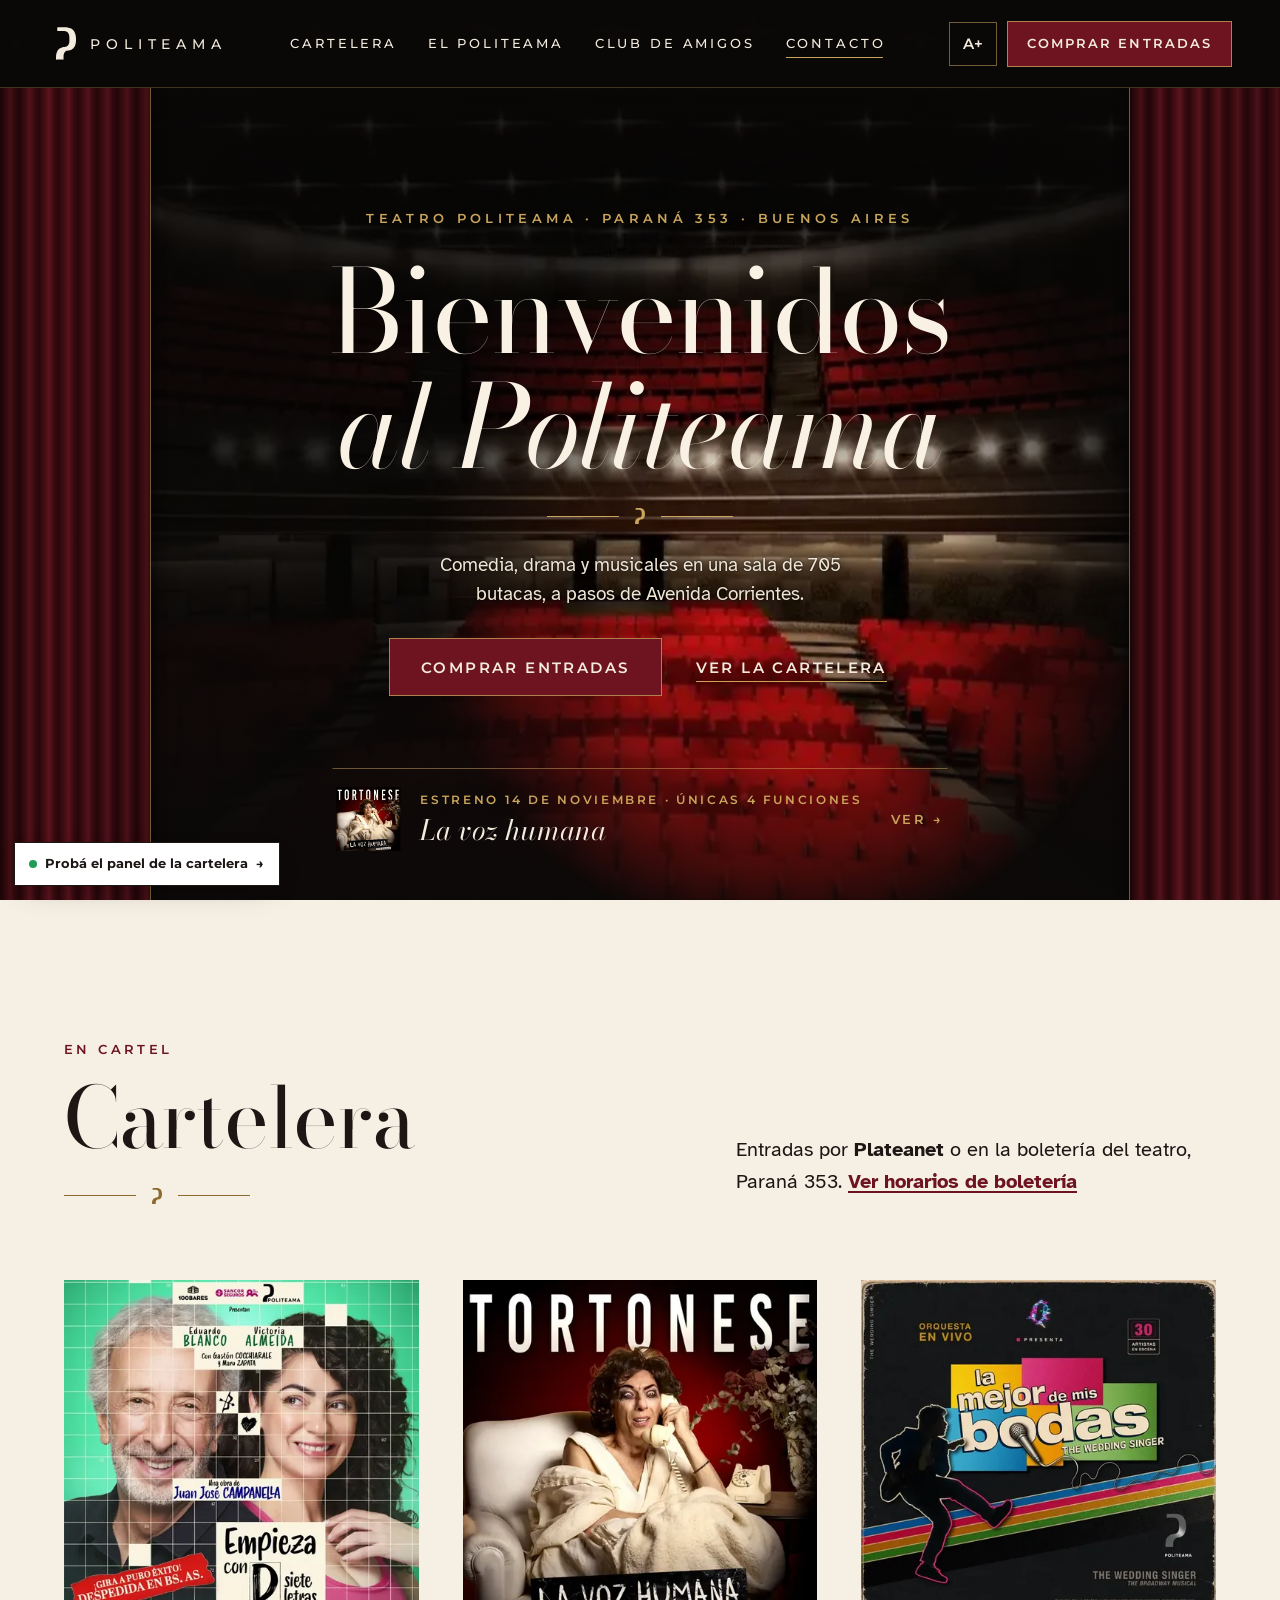
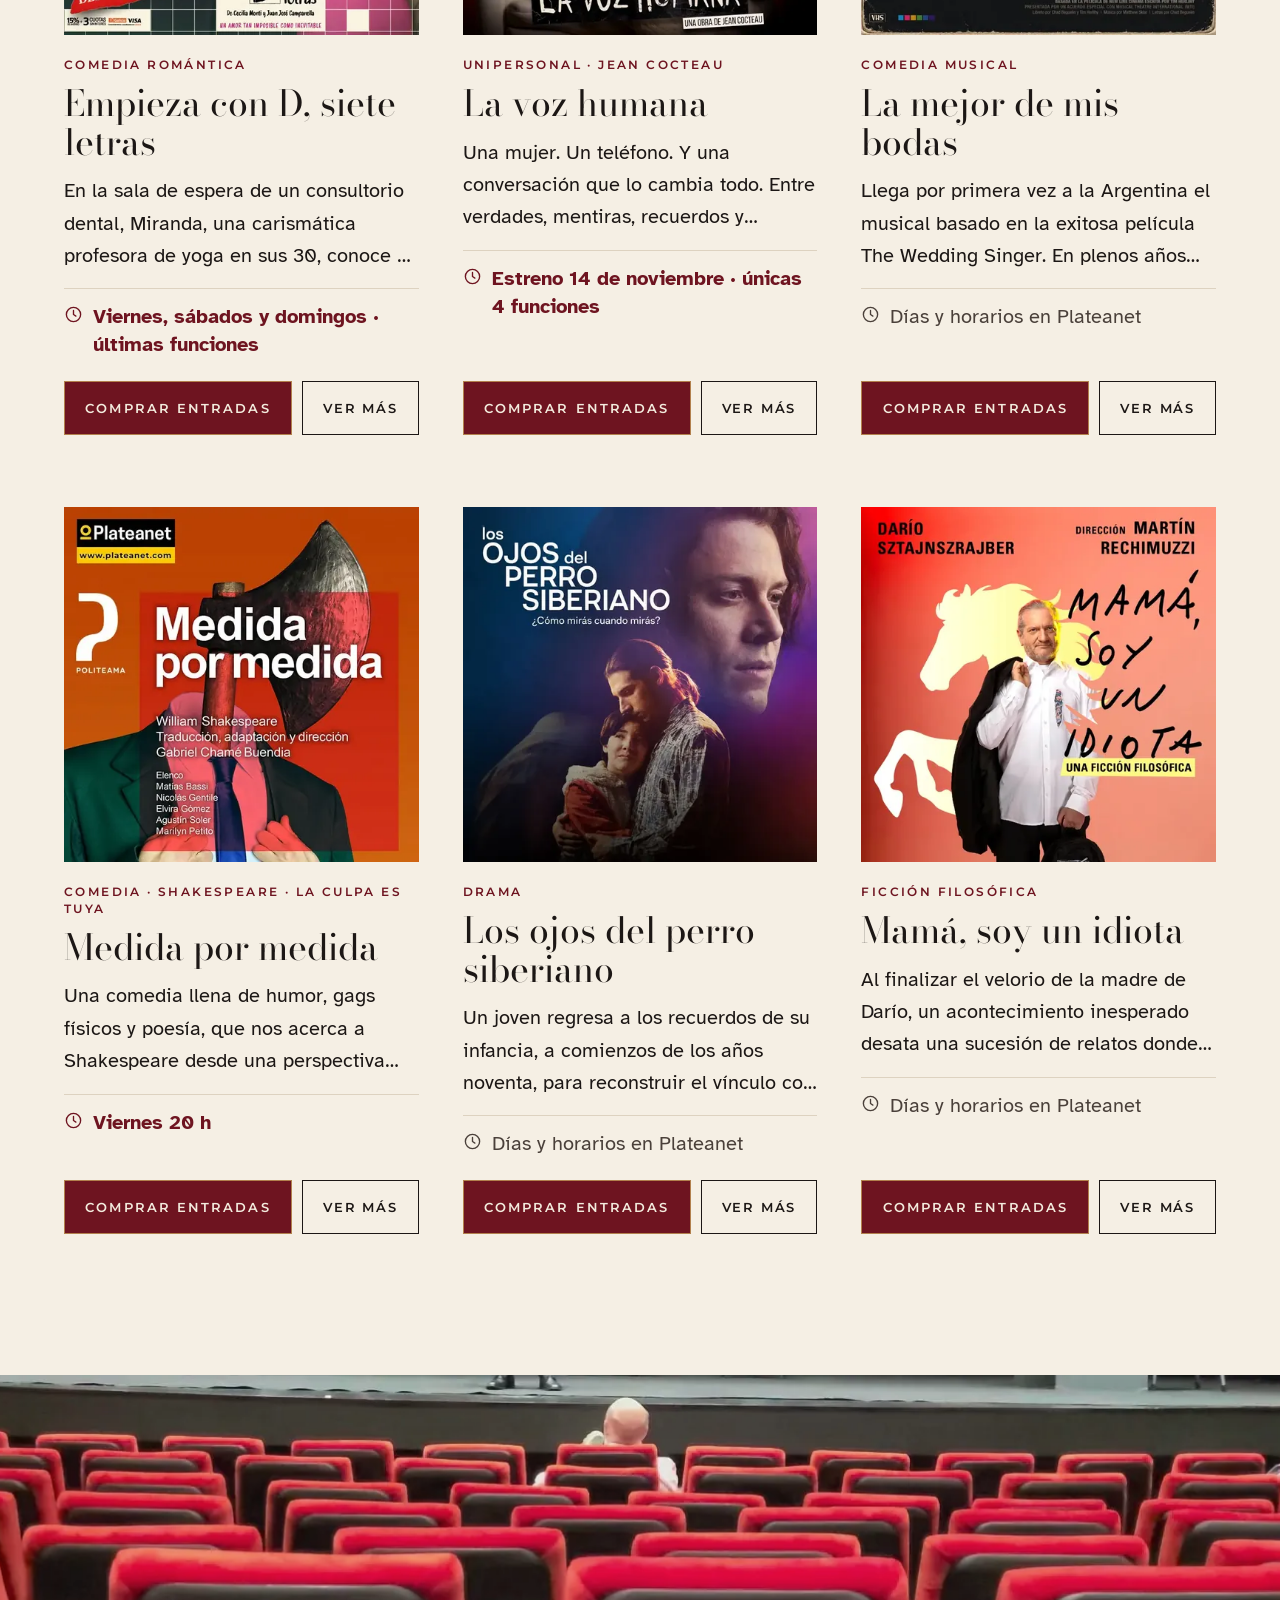
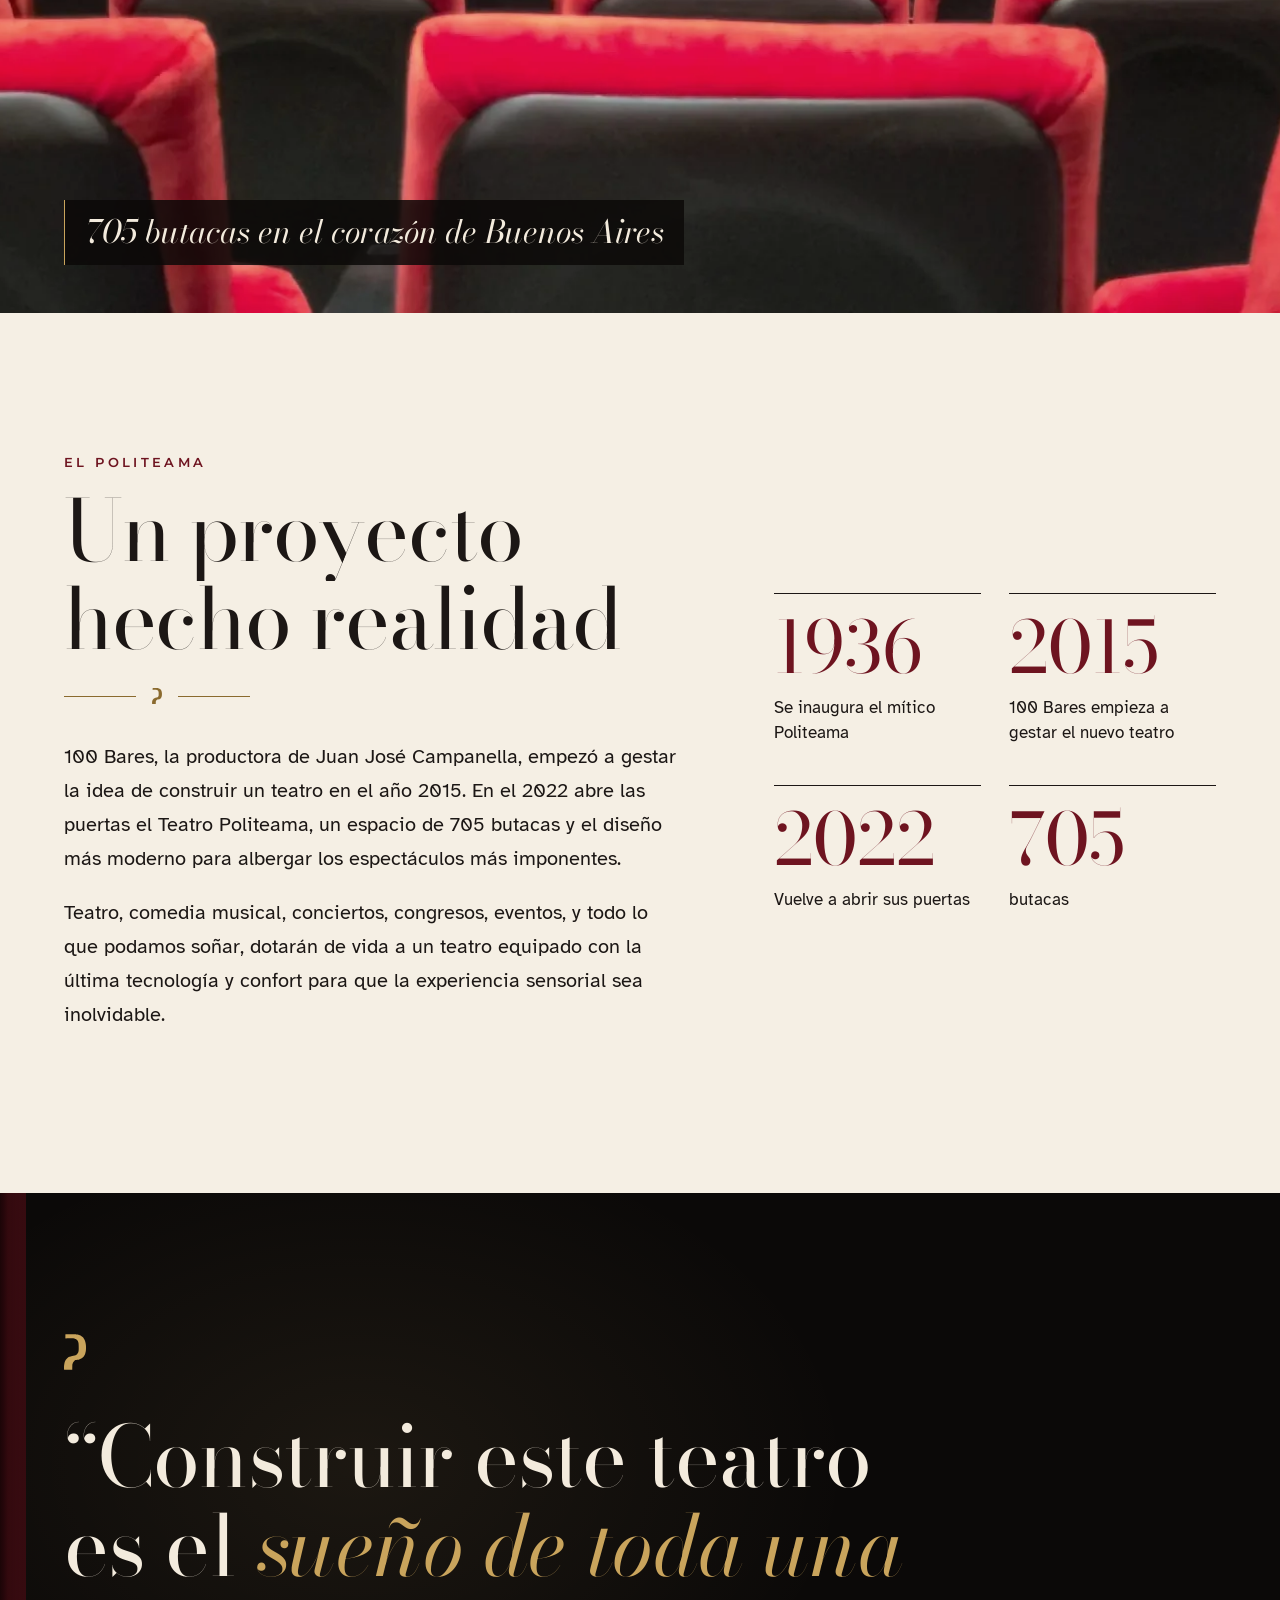
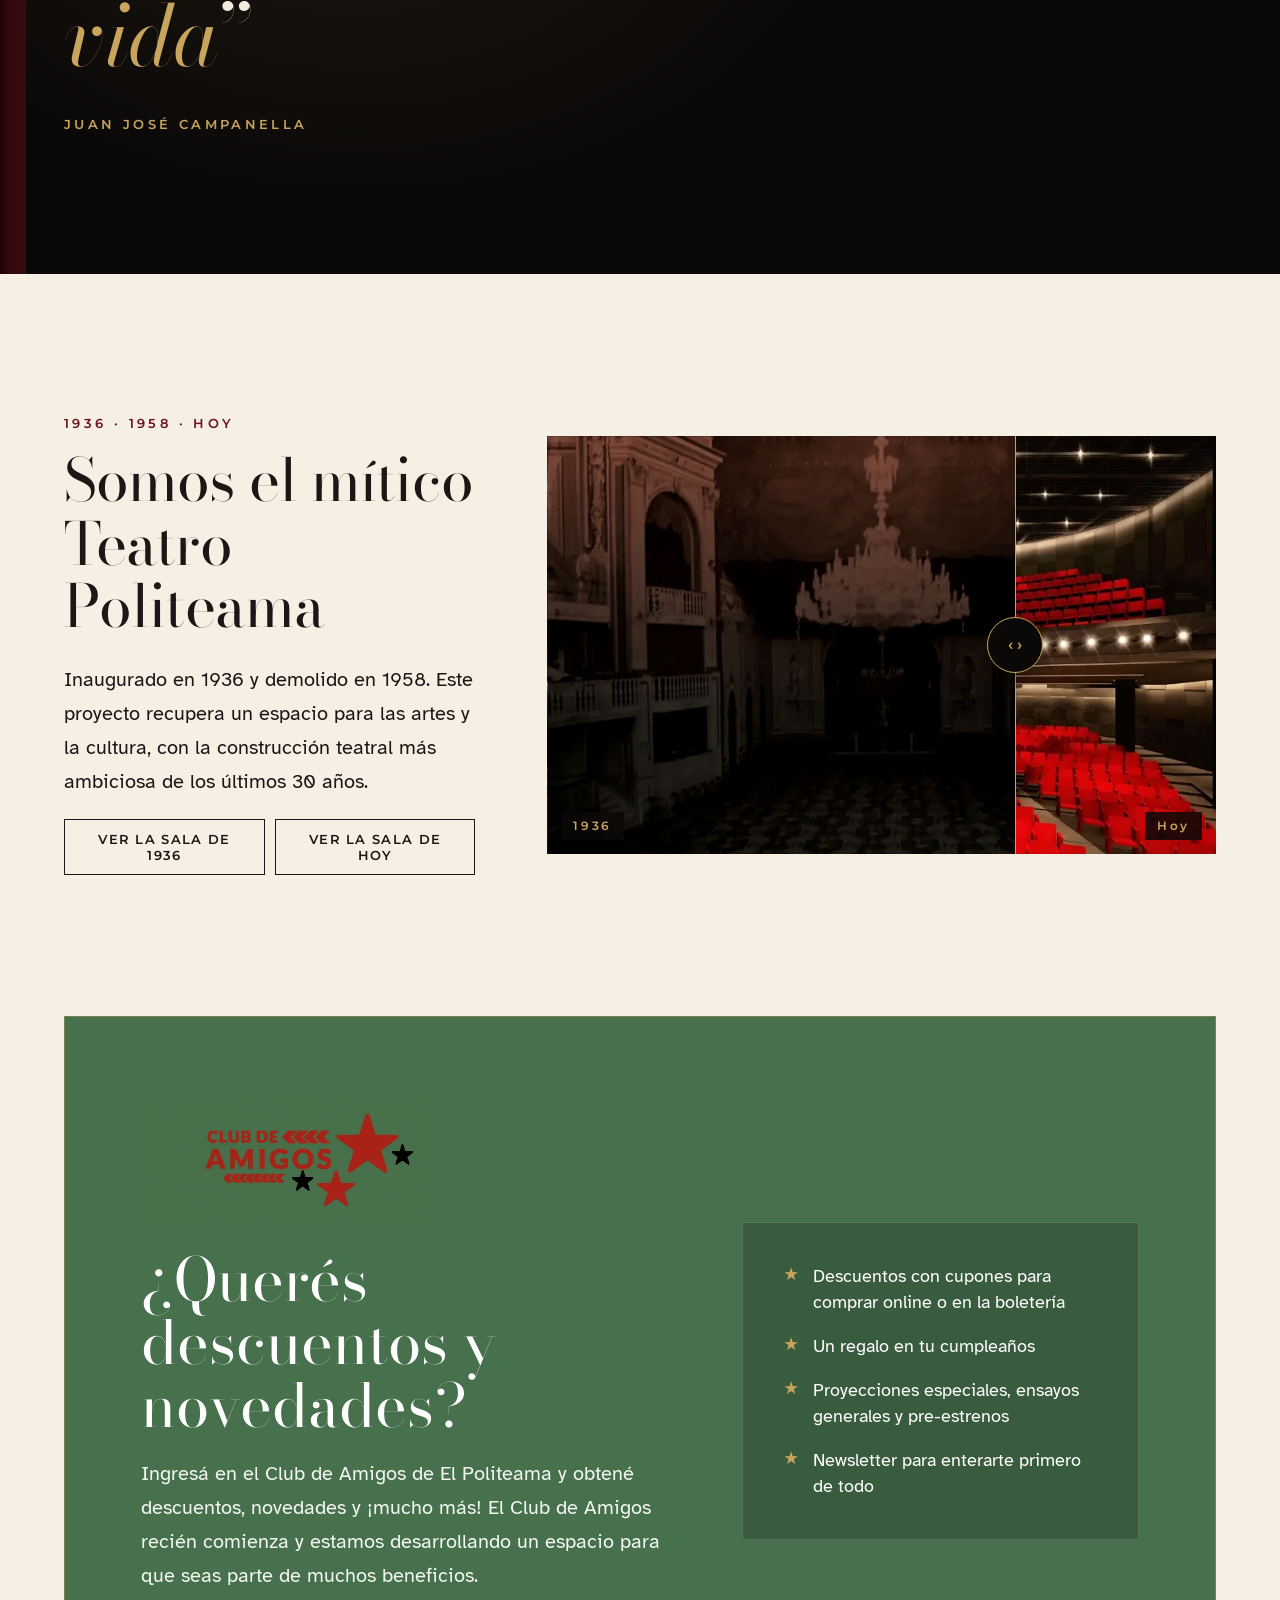
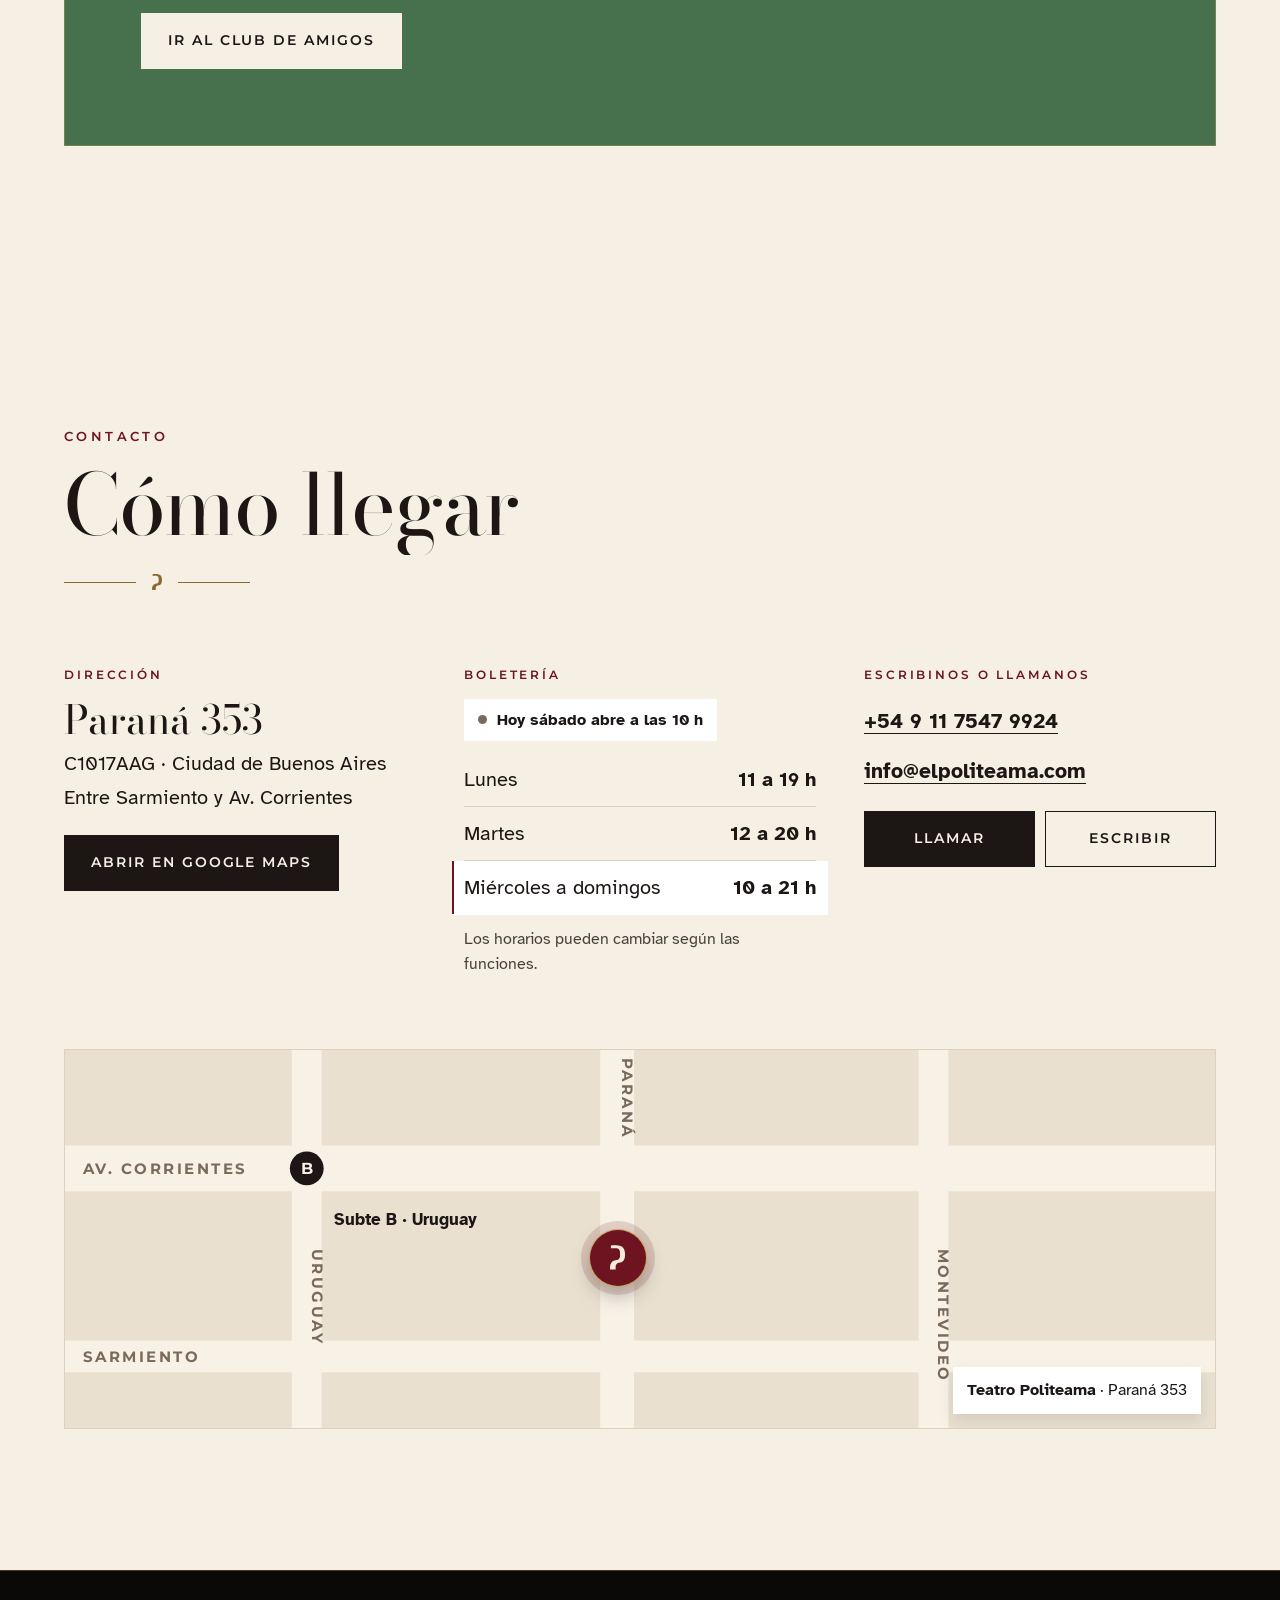
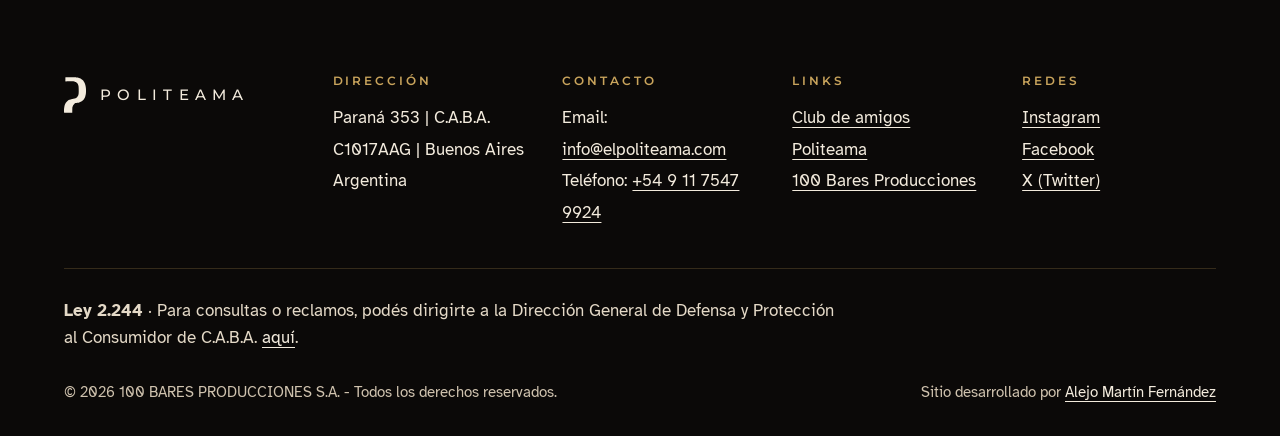
<file: index.html>
<!doctype html>
<html lang="es">
<head>
<meta charset="utf-8">
<meta name="viewport" content="width=device-width, initial-scale=1, viewport-fit=cover">
<title>Teatro Politeama · Cartelera y entradas · Paraná 353, Buenos Aires</title>
<meta name="description" content="Teatro Politeama: comedia, drama y musicales en Paraná 353, Buenos Aires. Mirá la cartelera, comprá tus entradas y enterate de los horarios de boletería.">
<meta property="og:type" content="website">
<meta property="og:site_name" content="Teatro Politeama">
<meta property="og:url" content="https://elpoliteama.vercel.app/">
<meta property="og:title" content="Teatro Politeama · Cartelera y entradas">
<meta property="og:description" content="Comedia, drama y musicales en Paraná 353, a pasos de Corrientes. Mirá qué hay en cartel.">
<meta property="og:image" content="https://elpoliteama.vercel.app/img/og.jpg?v=2">
<meta property="og:image:width" content="1200">
<meta property="og:image:height" content="630">
<meta property="og:image:type" content="image/jpeg">
<meta property="og:image:alt" content="Teatro Politeama: telón rojo, la sala y el logo. Bienvenidos al Politeama.">
<meta name="twitter:card" content="summary_large_image">
<meta name="twitter:image" content="https://elpoliteama.vercel.app/img/og.jpg?v=2">
<meta name="theme-color" content="#0B0908">
<link rel="icon" href="img/favicon.png" type="image/png">
<link rel="apple-touch-icon" href="img/apple-touch-icon.png">
<script>
  (function () {
    var d = document.documentElement;
    try { if (localStorage.getItem('politeama-letra') === 'grande') d.classList.add('letra-grande'); } catch (e) {}
    var quieto = window.matchMedia && matchMedia('(prefers-reduced-motion: reduce)').matches;
    if (!quieto && !location.hash) d.classList.add('con-intro');
    d.classList.add('js');
  })();
</script>
<link rel="preconnect" href="https://fonts.googleapis.com">
<link rel="preconnect" href="https://fonts.gstatic.com" crossorigin>
<link rel="stylesheet" href="https://fonts.googleapis.com/css2?family=Bodoni+Moda:ital,opsz,wght@0,6..96,400;0,6..96,500;1,6..96,400&amp;family=Atkinson+Hyperlegible:ital,wght@0,400;0,700;1,400&amp;family=Montserrat:wght@500;600;700&amp;display=swap">
<link rel="stylesheet" href="kit/kit.css?v=1">
<link rel="stylesheet" href="css/style.css?v=2">
</head>
<body>
<svg width="0" height="0" style="position:absolute" aria-hidden="true">
  <symbol id="logo-p" viewBox="0 0 61.79 100"><path fill="currentColor" d="M4.89 0.23C4.12 0.29 4.60 0.29 4.47 0.37C4.34 0.44 4.22 0.46 4.11 0.67C4.01 0.88 3.86 0.93 3.82 1.61C3.79 2.30 3.92 3.41 3.92 4.78C3.91 6.15 3.77 8.81 3.78 9.83C3.78 10.85 3.85 10.63 3.94 10.90C4.03 11.18 4.19 11.33 4.33 11.45C4.47 11.58 4.61 11.62 4.78 11.67C4.96 11.72 2.25 11.75 5.37 11.75C8.50 11.75 19.81 11.64 23.54 11.66C27.26 11.69 26.81 11.83 27.73 11.89C28.64 11.96 28.58 11.98 29.02 12.08C29.46 12.17 29.70 12.23 30.36 12.47C31.02 12.71 32.37 13.24 32.99 13.52C33.62 13.81 33.66 13.86 34.12 14.17C34.58 14.48 35.21 14.94 35.73 15.39C36.26 15.85 36.89 16.50 37.27 16.93C37.64 17.35 37.60 17.20 38.00 17.95C38.41 18.69 39.30 20.45 39.70 21.39C40.09 22.33 40.14 22.66 40.35 23.59C40.56 24.52 40.80 24.93 40.96 26.97C41.12 29.02 41.28 32.86 41.32 35.84C41.36 38.82 41.37 42.51 41.19 44.87C41.01 47.22 40.64 48.61 40.25 49.97C39.86 51.33 39.16 52.41 38.86 53.04C38.55 53.66 38.79 53.24 38.42 53.73C38.05 54.23 37.06 55.48 36.63 55.99C36.20 56.50 36.38 56.36 35.84 56.79C35.30 57.21 34.01 58.13 33.37 58.54C32.72 58.95 32.62 58.98 31.97 59.24C31.33 59.51 30.97 59.82 29.50 60.13C28.03 60.43 25.03 60.70 23.16 61.07C21.29 61.43 19.65 61.86 18.27 62.30C16.89 62.73 16.04 63.10 14.88 63.68C13.73 64.25 12.42 65.01 11.34 65.74C10.26 66.48 9.33 67.19 8.40 68.10C7.47 69.01 6.54 70.13 5.76 71.20C4.98 72.27 4.27 73.46 3.71 74.53C3.15 75.60 2.78 76.69 2.42 77.65C2.06 78.60 1.83 79.19 1.56 80.28C1.28 81.37 0.99 82.57 0.74 84.20C0.49 85.83 0.18 87.76 0.07 90.06C-0.05 92.36 0.04 96.53 0.06 98.01C0.09 99.50 0.14 98.72 0.23 98.98C0.32 99.24 0.47 99.42 0.59 99.56C0.72 99.69 0.83 99.74 0.97 99.79C1.12 99.84 -1.40 99.86 1.45 99.86C4.31 99.86 14.86 99.76 18.11 99.79C21.36 99.81 20.29 99.97 20.96 99.99C21.62 100.01 21.76 99.98 22.08 99.91C22.41 99.83 22.70 99.75 22.89 99.56C23.09 99.37 23.16 100.65 23.24 98.76C23.32 96.88 23.30 90.62 23.38 88.23C23.46 85.84 23.44 85.75 23.74 84.42C24.04 83.08 24.68 81.33 25.15 80.23C25.62 79.12 26.13 78.45 26.55 77.81C26.97 77.16 27.26 76.83 27.65 76.37C28.04 75.91 28.31 75.54 28.87 75.04C29.44 74.54 30.43 73.76 31.06 73.35C31.69 72.94 31.67 72.85 32.67 72.59C33.67 72.32 35.89 71.93 37.08 71.74C38.27 71.55 38.89 71.62 39.82 71.46C40.74 71.30 41.70 71.03 42.61 70.78C43.52 70.53 44.24 70.36 45.30 69.96C46.36 69.55 47.90 68.93 48.95 68.35C50.01 67.78 50.81 67.16 51.64 66.50C52.47 65.84 53.23 65.12 53.94 64.37C54.64 63.61 55.35 62.67 55.87 61.96C56.40 61.24 56.67 60.83 57.09 60.08C57.51 59.32 58.02 58.30 58.42 57.44C58.81 56.58 59.08 56.24 59.49 54.92C59.89 53.59 60.52 51.03 60.85 49.49C61.18 47.95 61.32 47.15 61.47 45.67C61.63 44.20 61.74 42.32 61.79 40.62C61.84 38.93 61.83 37.12 61.79 35.52C61.75 33.92 61.68 32.35 61.56 31.00C61.44 29.66 61.34 28.86 61.09 27.46C60.84 26.05 60.37 23.83 60.07 22.57C59.77 21.31 59.68 20.99 59.29 19.88C58.91 18.77 58.17 16.90 57.76 15.91C57.35 14.91 57.19 14.60 56.82 13.92C56.46 13.24 56.06 12.56 55.57 11.82C55.08 11.09 54.43 10.18 53.86 9.51C53.30 8.85 52.80 8.37 52.18 7.83C51.55 7.29 51.10 6.90 50.13 6.26C49.17 5.62 47.66 4.63 46.37 3.98C45.08 3.33 43.77 2.82 42.40 2.35C41.03 1.87 39.38 1.43 38.15 1.14C36.92 0.85 36.47 0.80 35.03 0.62C33.60 0.44 33.88 0.18 29.55 0.08C25.23 -0.02 13.19 -0.01 9.08 0.02C4.97 0.04 5.66 0.17 4.89 0.23Z"/></symbol>
</svg>

<a class="saltar" href="#cartelera">Ir directo a la cartelera</a>

<!-- INTRO: la marquesina se prende y se abre el telón -->
<div class="intro" id="intro" aria-hidden="true">
  <div class="intro__cartel">
    <div class="intro__luces intro__luces--arriba" data-luces="18"></div>
    <div class="intro__marca">
      <svg class="intro__logo"><use href="#logo-p"/></svg>
      <span class="intro__nombre">POLITEAMA</span>
    </div>
    <div class="intro__luces intro__luces--abajo" data-luces="18"></div>
  </div>
  <button type="button" class="intro__saltar" data-saltar-intro tabindex="-1">Saltar</button>
</div>

<header class="barra" id="barra">
  <a class="barra__marca" href="#inicio" aria-label="Teatro Politeama, ir al inicio">
    <svg class="barra__logo" aria-hidden="true"><use href="#logo-p"/></svg>
    <span class="barra__nombre">POLITEAMA</span>
  </a>
  <nav class="barra__nav" aria-label="Secciones">
    <a href="#cartelera">Cartelera</a>
    <a href="#politeama">El Politeama</a>
    <a href="#club">Club de Amigos</a>
    <a href="#contacto">Contacto</a>
  </nav>
  <div class="barra__acciones">
    <div class="barra__redes">
      <a href="https://instagram.com/elpoliteama" target="_blank" rel="noopener" aria-label="Instagram del Politeama"><svg viewBox="0 0 24 24" aria-hidden="true"><rect x="3" y="3" width="18" height="18" rx="5"/><circle cx="12" cy="12" r="4"/><circle cx="17.5" cy="6.5" r="1" class="lleno"/></svg></a>
      <a href="https://facebook.com/PoliteamaTeatro" target="_blank" rel="noopener" aria-label="Facebook del Politeama"><svg viewBox="0 0 24 24" aria-hidden="true"><path d="M14 8h3V4h-3a4 4 0 0 0-4 4v3H7v4h3v6h4v-6h3l1-4h-4V8.5c0-.3.2-.5.5-.5Z"/></svg></a>
      <a href="https://twitter.com/elpoliteama" target="_blank" rel="noopener" aria-label="X (Twitter) del Politeama"><svg viewBox="0 0 24 24" aria-hidden="true"><path d="M4 4l16 16M20 4 4 20"/></svg></a>
    </div>
    <button type="button" class="btn-letra" data-letra aria-pressed="false"><span class="btn-letra__a" aria-hidden="true">A+</span><span class="btn-letra__txt">Letra más grande</span></button>
    <button type="button" class="entrada entrada--chica" data-elegir><span class="entrada__a">Comprar entradas</span></button>
    <button type="button" class="btn-menu" data-menu aria-expanded="false" aria-controls="menu">Menú</button>
  </div>
</header>

<div class="menu" id="menu" hidden>
  <nav class="menu__nav" aria-label="Menú">
    <a href="#inicio" data-cerrar-menu>Inicio</a>
    <a href="#cartelera" data-cerrar-menu>Cartelera</a>
    <a href="#politeama" data-cerrar-menu>El Politeama</a>
    <a href="#club" data-cerrar-menu>Club de Amigos</a>
    <a href="#contacto" data-cerrar-menu>Contacto</a>
  </nav>
  <button type="button" class="entrada" data-elegir data-cerrar-menu><span class="entrada__a">Comprar entradas</span></button>
  <div class="menu__redes">
    <a href="https://instagram.com/elpoliteama" target="_blank" rel="noopener">Instagram</a>
    <a href="https://facebook.com/PoliteamaTeatro" target="_blank" rel="noopener">Facebook</a>
    <a href="https://twitter.com/elpoliteama" target="_blank" rel="noopener">X (Twitter)</a>
  </div>
  <a class="menu__panel" href="admin/" target="_blank" rel="noopener">Probá el panel de la cartelera (demo) →</a>
</div>

<main id="contenido">

<!-- HERO: el escenario -->
<section class="escenario" id="inicio" aria-label="Bienvenida">
  <div class="escenario__sala" aria-hidden="true"><img src="img/sala-oscura.webp" alt="" width="1186" height="643" fetchpriority="high" decoding="async"></div>
  <div class="foco" aria-hidden="true"><div class="foco__img"><img src="img/sala-luz.webp" alt="" width="1186" height="643" decoding="async"></div></div>
  <div class="escenario__velo" aria-hidden="true"></div>

  <div class="escena">
    <p class="escena__kicker aparece" style="--d:0"><span class="solo-desk">Teatro Politeama · </span>Paraná 353 · Buenos Aires</p>
    <h1 class="escena__titulo"><span class="linea"><span>Bienvenidos</span></span><span class="linea"><span><em>al Politeama</em></span></span></h1>
    <div class="ornamento ornamento--oro aparece" style="--d:2" aria-hidden="true"><span></span><svg><use href="#logo-p"/></svg><span></span></div>
    <p class="escena__bajada aparece" style="--d:3">Comedia, drama y musicales en una sala de 705 butacas, a pasos de Avenida Corrientes.</p>
    <div class="escena__botones aparece" style="--d:4">
      <button type="button" class="entrada" data-elegir><span class="entrada__a">Comprar entradas</span></button>
      <a class="btn-link" href="#cartelera">Ver la cartelera</a>
    </div>
  </div>

  <button type="button" class="en-escena aparece" style="--d:6" data-destacada hidden>
    <img class="en-escena__img" alt="" width="64" height="64" decoding="async">
    <span class="en-escena__txt">
      <span class="en-escena__kicker">Destacada</span>
      <span class="en-escena__titulo"></span>
    </span>
    <span class="en-escena__ver" aria-hidden="true">Ver →</span>
  </button>

  <div class="telon telon--izq" aria-hidden="true"></div>
  <div class="telon telon--der" aria-hidden="true"></div>
  <span class="filete filete--izq" aria-hidden="true"></span>
  <span class="filete filete--der" aria-hidden="true"></span>
</section>

<!-- CARTELERA -->
<section class="seccion programa" id="cartelera" aria-labelledby="t-cartelera">
  <div class="contenedor">
    <header class="seccion__cabeza">
      <div>
        <p class="kicker revelar">En cartel</p>
        <h2 class="titulo-seccion revelar" id="t-cartelera"><span class="linea"><span>Cartelera</span></span></h2>
        <div class="ornamento revelar" aria-hidden="true"><span></span><svg><use href="#logo-p"/></svg><span></span></div>
      </div>
      <p class="seccion__intro revelar">Entradas por <b>Plateanet</b> o en la boletería del teatro, Paraná 353. <a href="#contacto">Ver horarios de boletería</a></p>
    </header>
    <div class="cartelera" data-kit="carta" data-kit-pedir="false" aria-live="polite">
      <p class="cartelera__cargando">Cargando la cartelera…</p>
    </div>
  </div>
</section>

<!-- FOTO DEL TEATRO -->
<section class="franja-sala" aria-label="La sala del Politeama">
  <figure class="franja-sala__fig revelar-foto">
    <picture>
      <source media="(min-width: 768px)" srcset="img/butacas.webp" width="1920" height="540">
      <img src="img/butacas-800.webp" alt="Las butacas rojas de la sala del Politeama" width="900" height="253" loading="lazy" decoding="async">
    </picture>
    <span class="mini-telon mini-telon--izq" aria-hidden="true"></span><span class="mini-telon mini-telon--der" aria-hidden="true"></span>
    <figcaption class="franja-sala__pie">705 butacas en el corazón de Buenos Aires</figcaption>
  </figure>
</section>

<!-- EL POLITEAMA -->
<section class="seccion programa" id="politeama" aria-labelledby="t-proyecto">
  <div class="contenedor proyecto">
    <div class="proyecto__texto">
      <p class="kicker revelar">El Politeama</p>
      <h2 class="titulo-seccion revelar" id="t-proyecto"><span class="linea"><span>Un proyecto</span></span><span class="linea"><span>hecho realidad</span></span></h2>
      <div class="ornamento revelar" aria-hidden="true"><span></span><svg><use href="#logo-p"/></svg><span></span></div>
      <p class="lectura revelar">100 Bares, la productora de Juan José Campanella, empezó a gestar la idea de construir un teatro en el año 2015. En el 2022 abre las puertas el Teatro Politeama, un espacio de 705 butacas y el diseño más moderno para albergar los espectáculos más imponentes.</p>
      <p class="lectura revelar">Teatro, comedia musical, conciertos, congresos, eventos, y todo lo que podamos soñar, dotarán de vida a un teatro equipado con la última tecnología y confort para que la experiencia sensorial sea inolvidable.</p>
    </div>
    <dl class="datos">
      <div class="dato revelar" style="--d:0"><dt>1936</dt><dd>Se inaugura el mítico Politeama</dd></div>
      <div class="dato revelar" style="--d:1"><dt>2015</dt><dd>100 Bares empieza a gestar el nuevo teatro</dd></div>
      <div class="dato revelar" style="--d:2"><dt>2022</dt><dd>Vuelve a abrir sus puertas</dd></div>
      <div class="dato revelar" style="--d:3"><dt>705</dt><dd>butacas</dd></div>
    </dl>
  </div>
</section>

<!-- CITA -->
<section class="cita" aria-label="Juan José Campanella">
  <div class="contenedor">
    <svg class="cita__logo revelar" aria-hidden="true"><use href="#logo-p"/></svg>
    <blockquote class="cita__frase" data-encender>
      <p>“Construir este teatro es el <em>sueño de toda una vida</em>”</p>
    </blockquote>
    <p class="cita__autor revelar">Juan José Campanella</p>
  </div>
</section>

<!-- 1936 -->
<section class="seccion programa" id="historia" aria-labelledby="t-historia">
  <div class="contenedor historia">
    <div class="historia__texto">
      <p class="kicker revelar">1936 · 1958 · hoy</p>
      <h2 class="titulo-seccion titulo-seccion--m revelar" id="t-historia"><span class="linea"><span>Somos el mítico</span></span><span class="linea"><span>Teatro Politeama</span></span></h2>
      <p class="lectura revelar">Inaugurado en 1936 y demolido en 1958. Este proyecto recupera un espacio para las artes y la cultura, con la construcción teatral más ambiciosa de los últimos 30 años.</p>
      <div class="historia__botones revelar" role="group" aria-label="Comparar la sala">
        <button type="button" class="btn-comparar" data-comparar="100" aria-pressed="false">Ver la sala de 1936</button>
        <button type="button" class="btn-comparar" data-comparar="0" aria-pressed="false">Ver la sala de hoy</button>
      </div>
    </div>
    <div class="comparador revelar-foto" data-comparador style="--pos:50%">
      <img class="comparador__hoy" src="img/sala-hoy.webp" alt="La sala del Politeama hoy, con sus butacas rojas" width="1186" height="643" loading="lazy" decoding="async">
      <div class="comparador__antes"><img src="img/sala-1936.webp" srcset="img/sala-1936-800.webp 800w, img/sala-1936.webp 1600w" sizes="(min-width: 1024px) 60vw, 100vw" alt="La sala del Politeama original, en 1936" width="1600" height="1090" loading="lazy" decoding="async"></div>
      <span class="comparador__linea" aria-hidden="true"><span class="comparador__perilla">‹ ›</span></span>
      <span class="comparador__rotulo comparador__rotulo--antes">1936</span>
      <span class="comparador__rotulo comparador__rotulo--hoy">Hoy</span>
      <label class="comparador__rango"><span class="sr">Deslizá para comparar la sala de 1936 con la de hoy</span><input type="range" min="0" max="100" value="50" data-rango></label>
    </div>
  </div>
</section>

<!-- CLUB -->
<section class="seccion club-sec" id="club" aria-labelledby="t-club">
  <div class="contenedor">
    <div class="club">
      <div class="club__texto">
        <img class="club__logo revelar" src="img/club.webp" alt="Club de Amigos del Politeama" width="535" height="234" loading="lazy" decoding="async">
        <h2 class="club__titulo revelar" id="t-club">¿Querés descuentos y novedades?</h2>
        <p class="lectura revelar">Ingresá en el Club de Amigos de El Politeama y obtené descuentos, novedades y ¡mucho más! El Club de Amigos recién comienza y estamos desarrollando un espacio para que seas parte de muchos beneficios.</p>
        <a class="btn-crema revelar" href="https://elpoliteama.com/club" target="_blank" rel="noopener">Ir al Club de Amigos</a>
      </div>
      <ul class="club__beneficios" aria-label="Beneficios del Club">
        <li class="revelar" style="--d:0"><span class="estrella" aria-hidden="true">★</span>Descuentos con cupones para comprar online o en la boletería</li>
        <li class="revelar" style="--d:1"><span class="estrella" aria-hidden="true">★</span>Un regalo en tu cumpleaños</li>
        <li class="revelar" style="--d:2"><span class="estrella" aria-hidden="true">★</span>Proyecciones especiales, ensayos generales y pre-estrenos</li>
        <li class="revelar" style="--d:3"><span class="estrella" aria-hidden="true">★</span>Newsletter para enterarte primero de todo</li>
      </ul>
    </div>
  </div>
</section>

<!-- CONTACTO -->
<section class="seccion programa" id="contacto" aria-labelledby="t-contacto">
  <div class="contenedor">
    <header class="seccion__cabeza">
      <div>
        <p class="kicker revelar">Contacto</p>
        <h2 class="titulo-seccion revelar" id="t-contacto"><span class="linea"><span>Cómo llegar</span></span></h2>
        <div class="ornamento revelar" aria-hidden="true"><span></span><svg><use href="#logo-p"/></svg><span></span></div>
      </div>
    </header>
    <div class="contacto">
      <div class="contacto__col revelar" style="--d:0">
        <h3 class="contacto__t">Dirección</h3>
        <p class="contacto__grande">Paraná 353</p>
        <p class="lectura">C1017AAG · Ciudad de Buenos Aires<br>Entre Sarmiento y Av. Corrientes</p>
        <a class="btn-tinta" href="https://www.google.com/maps/search/?api=1&amp;query=Teatro+Politeama+Paran%C3%A1+353+Buenos+Aires" target="_blank" rel="noopener">Abrir en Google Maps</a>
      </div>
      <div class="contacto__col revelar" style="--d:1">
        <h3 class="contacto__t">Boletería</h3>
        <p class="boleteria__estado" data-boleteria-estado hidden></p>
        <ul class="boleteria" data-boleteria>
          <li data-dias="lun"><span>Lunes</span><b>11 a 19 h</b></li>
          <li data-dias="mar"><span>Martes</span><b>12 a 20 h</b></li>
          <li data-dias="mie jue vie sab dom"><span>Miércoles a domingos</span><b>10 a 21 h</b></li>
        </ul>
        <p class="nota">Los horarios pueden cambiar según las funciones.</p>
      </div>
      <div class="contacto__col revelar" style="--d:2">
        <h3 class="contacto__t">Escribinos o llamanos</h3>
        <a class="contacto__dato" href="tel:+5491175479924">+54 9 11 7547 9924</a>
        <a class="contacto__dato" href="mailto:info@elpoliteama.com">info@elpoliteama.com</a>
        <div class="contacto__botones">
          <a class="btn-tinta" href="tel:+5491175479924">Llamar</a>
          <a class="btn-borde" href="mailto:info@elpoliteama.com">Escribir</a>
        </div>
      </div>
    </div>
    <figure class="mapa revelar-foto" aria-label="Mapa ilustrado: el teatro está en Paraná 353, entre Sarmiento y Avenida Corrientes">
      <svg viewBox="0 0 1200 380" preserveAspectRatio="xMidYMid slice" aria-hidden="true">
        <rect width="1200" height="380" fill="#E9E0D0"/>
        <g fill="#F7F1E6">
          <rect x="0" y="96" width="1200" height="46"/>
          <rect x="0" y="292" width="1200" height="32"/>
          <rect x="250" y="0" width="30" height="380"/>
          <rect x="560" y="0" width="34" height="380"/>
          <rect x="880" y="0" width="30" height="380"/>
        </g>
        <g fill="#7A6A5C" font-family="Montserrat, sans-serif" font-weight="700" font-size="15" letter-spacing="2.5">
          <text x="40" y="125">AV. CORRIENTES</text>
          <text x="40" y="314">SARMIENTO</text>
          <text x="270" y="200" transform="rotate(90 270 200)">URUGUAY</text>
          <text x="582" y="8" transform="rotate(90 582 8)">PARANÁ</text>
          <text x="900" y="200" transform="rotate(90 900 200)">MONTEVIDEO</text>
        </g>
        <g transform="translate(265 119)"><circle r="17" fill="#1C1715"/><text y="6" text-anchor="middle" fill="#F7F1E6" font-family="Montserrat, sans-serif" font-weight="700" font-size="16">B</text></g>
        <text x="292" y="176" fill="#1C1715" font-family="Atkinson Hyperlegible, sans-serif" font-weight="700" font-size="17">Subte B · Uruguay</text>
      </svg>
      <span class="mapa__pin"><svg aria-hidden="true"><use href="#logo-p"/></svg></span>
      <figcaption class="mapa__pie"><b>Teatro Politeama</b> · Paraná 353</figcaption>
    </figure>
  </div>
</section>

</main>

<footer class="pie">
  <div class="contenedor">
    <div class="pie__arriba">
      <a class="pie__marca" href="#inicio" aria-label="Teatro Politeama, volver al inicio"><svg aria-hidden="true"><use href="#logo-p"/></svg><span>POLITEAMA</span></a>
      <div class="pie__col">
        <h3>Dirección</h3>
        <p>Paraná 353 | C.A.B.A.<br>C1017AAG | Buenos Aires<br>Argentina</p>
      </div>
      <div class="pie__col">
        <h3>Contacto</h3>
        <p>Email: <a href="mailto:info@elpoliteama.com">info@elpoliteama.com</a><br>Teléfono: <a href="tel:+5491175479924">+54 9 11 7547 9924</a></p>
      </div>
      <div class="pie__col">
        <h3>Links</h3>
        <p><a href="https://elpoliteama.com/club" target="_blank" rel="noopener">Club de amigos Politeama</a><br><a href="https://100bares.com/" target="_blank" rel="noopener">100 Bares Producciones</a></p>
      </div>
      <div class="pie__col">
        <h3>Redes</h3>
        <p><a href="https://instagram.com/elpoliteama" target="_blank" rel="noopener">Instagram</a><br><a href="https://facebook.com/PoliteamaTeatro" target="_blank" rel="noopener">Facebook</a><br><a href="https://twitter.com/elpoliteama" target="_blank" rel="noopener">X (Twitter)</a></p>
      </div>
    </div>
    <p class="pie__ley"><b>Ley 2.244</b> · Para consultas o reclamos, podés dirigirte a la Dirección General de Defensa y Protección al Consumidor de C.A.B.A. <a href="https://www.buenosaires.gob.ar/defensaconsumidor" target="_blank" rel="noopener">aquí</a>.</p>
    <div class="pie__abajo">
      <p>© 2026 100 BARES PRODUCCIONES S.A. - Todos los derechos reservados.</p>
      <p class="pie__credito">Sitio desarrollado por <a href="https://alejomfernandez.com.ar" target="_blank" rel="noopener">Alejo Martín Fernández</a></p>
    </div>
  </div>
</footer>

<!-- barra fija del celu -->
<nav class="barra-celu" aria-label="Accesos rápidos">
  <a href="#cartelera"><svg viewBox="0 0 24 24" aria-hidden="true"><rect x="3" y="4" width="18" height="17" rx="2"/><path d="M3 9h18M8 2v4M16 2v4"/></svg>Cartelera</a>
  <button type="button" class="barra-celu__entradas" data-elegir><svg viewBox="0 0 24 24" aria-hidden="true"><path d="M3 8a2 2 0 0 0 0 8v3h18v-3a2 2 0 0 1 0-8V5H3z"/><path d="M14 5v14" stroke-dasharray="2 2.4"/></svg>Entradas</button>
  <a href="#contacto"><svg viewBox="0 0 24 24" aria-hidden="true"><path d="M12 21s-7-6.5-7-12a7 7 0 0 1 14 0c0 5.5-7 12-7 12z"/><circle cx="12" cy="9" r="2.5"/></svg>Cómo llegar</a>
</nav>

<!-- FICHA DE OBRA -->
<div class="velo" id="ficha" role="dialog" aria-modal="true" aria-labelledby="ficha-titulo" hidden>
  <span class="velo__telon velo__telon--izq" aria-hidden="true"></span><span class="velo__telon velo__telon--der" aria-hidden="true"></span>
  <div class="ficha" data-ficha-caja>
    <div class="ficha__barra">
      <button type="button" class="btn-cerrar" data-cerrar><span aria-hidden="true">←</span> Volver a la cartelera</button>
      <button type="button" class="btn-cerrar btn-cerrar--x" data-cerrar aria-label="Cerrar"><span aria-hidden="true">✕</span> Cerrar</button>
    </div>
    <div class="ficha__afiche"><img data-f-img alt="" width="900" height="900" decoding="async"></div>
    <div class="ficha__info">
      <p class="ficha__genero" data-f-genero></p>
      <h2 class="ficha__titulo" id="ficha-titulo" data-f-titulo></h2>
      <p class="ficha__desc" data-f-desc></p>
      <dl class="ficha__datos">
        <div><dt>Funciones</dt><dd data-f-funciones></dd></div>
        <div data-f-duracion-caja><dt>Duración</dt><dd data-f-duracion></dd></div>
        <div><dt>Dónde</dt><dd>Paraná 353, CABA</dd></div>
      </dl>
      <div class="ficha__compra">
        <a class="entrada entrada--ancha" data-f-link href="#" target="_blank" rel="noopener"><span class="entrada__a">Comprar entradas en Plateanet</span><span class="entrada__b" aria-hidden="true">→</span></a>
        <p class="nota">Se abre la web de Plateanet para elegir tu butaca. También podés comprar en la boletería del teatro.</p>
      </div>
    </div>
  </div>
</div>

<!-- ELEGIR OBRA -->
<div class="velo velo--simple" id="elegir" role="dialog" aria-modal="true" aria-labelledby="elegir-titulo" hidden>
  <div class="elegir" data-ficha-caja>
    <div class="elegir__cabeza">
      <div>
        <p class="kicker">Comprar entradas</p>
        <h2 class="elegir__titulo" id="elegir-titulo">¿Para qué obra?</h2>
      </div>
      <button type="button" class="btn-cerrar btn-cerrar--x" data-cerrar aria-label="Cerrar"><span aria-hidden="true">✕</span> Cerrar</button>
    </div>
    <ul class="elegir__lista" data-elegir-lista></ul>
    <p class="nota">Cada botón abre Plateanet en esa obra. También podés comprar en la boletería: Paraná 353.</p>
  </div>
</div>

<script type="module" src="js/main.js?v=2"></script>
</body>
</html>
</file>
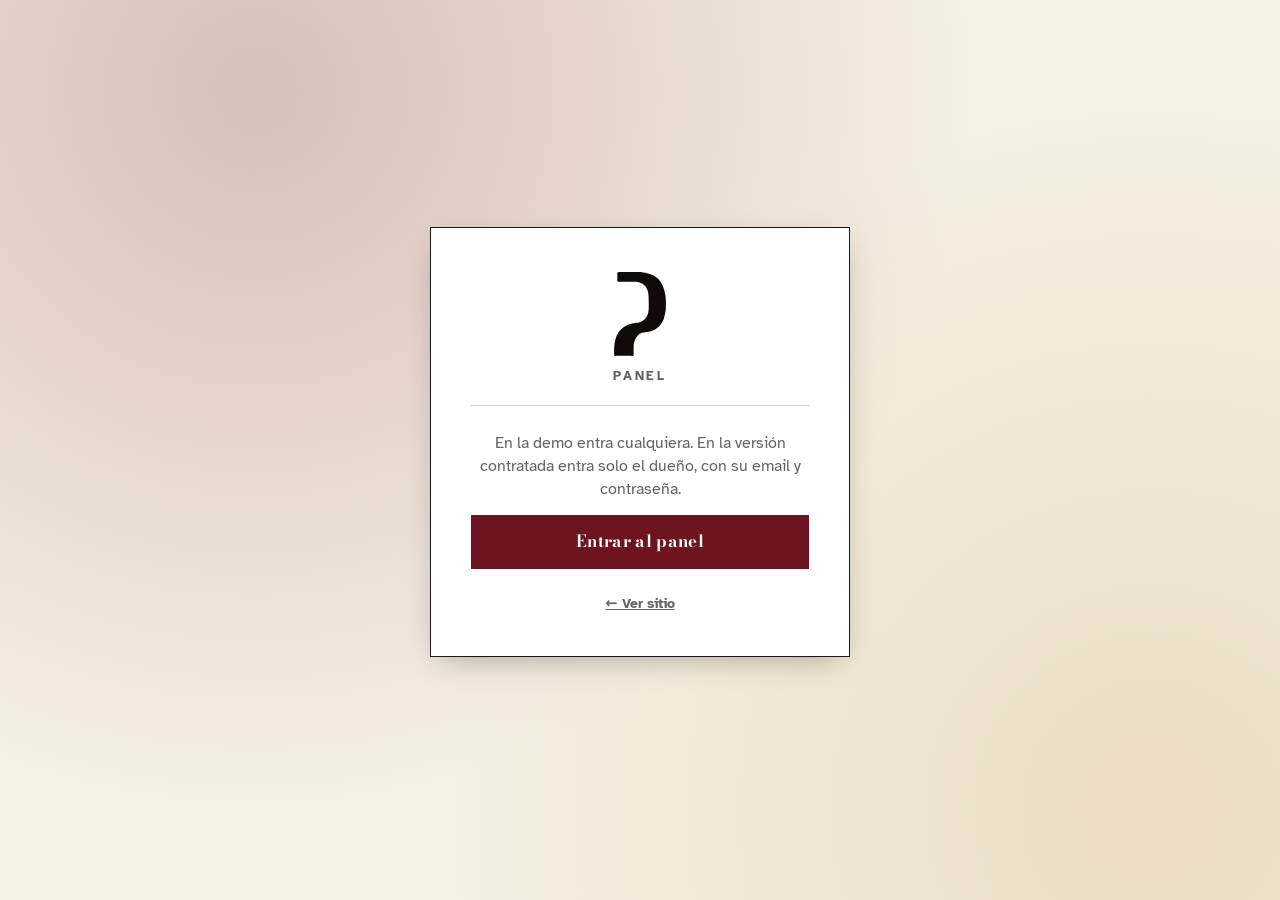
<file: admin/index.html>
<!doctype html>
<!-- Plantilla del panel. Va en web/admin/index.html de cada demo (scripts/instalar.mjs la copia). -->
<html lang="es">
<head>
<meta charset="utf-8">
<meta name="viewport" content="width=device-width, initial-scale=1, viewport-fit=cover">
<meta name="robots" content="noindex, nofollow">
<meta name="theme-color" content="#0F0B0A">
<title>Panel de la cartelera · Teatro Politeama</title>
<script>
  // /admin sin barra final rompe las rutas relativas en algunos servidores (XAMPP): la agregamos.
  if (!/\/$|\.html$/.test(location.pathname)) location.replace(location.pathname + '/' + location.search + location.hash);
</script>
<link rel="stylesheet" href="../kit/kit.css?v=1">
<link rel="stylesheet" href="../kit/admin/admin.css?v=1">
</head>
<body>
<div id="kit-admin" class="kit-root kit-admin" aria-busy="true"></div>
<script type="module">
  import { initAdmin } from '../kit/admin/admin.js?v=1';
  initAdmin({ config: '../cliente.json', sitio: '../' });
</script>
</body>
</html>
</file>
<file: kit/kit.css>
/* KIT DEMOS — estilos de módulos y popups.
   Todo sale de las variables --kit-* que arma core/theme.js desde cliente.json → marca.
   Cada demo puede pisar cualquier variable o clase .kit-* en su propio CSS. */

:root {
  --kit-bg: #fff; --kit-surface: #fff; --kit-text: #151515; --kit-muted: #666; --kit-primary: #111; --kit-on-primary: #fff;
  --kit-accent: #fc0; --kit-on-accent: #111; --kit-border: #ddd; --kit-ok: #1f9d55; --kit-warn: #d97706; --kit-danger: #d42a1d;
  --kit-font-head: inherit; --kit-font-body: inherit; --kit-head-case: uppercase;
  --kit-radius: 14px; --kit-radius-btn: 12px; --kit-border-w: 1.5px; --kit-shadow: 0 10px 30px -12px rgba(0,0,0,.35);
  --kit-ease: cubic-bezier(.2,.8,.2,1); --kit-z: 9000;
}
.kit-root, .kit-root *, .kit-root *::before, .kit-root *::after { box-sizing: border-box; }
.kit-root [hidden], .kit-root[hidden] { display: none !important; }
.kit-root { font-family: var(--kit-font-body); color: var(--kit-text); -webkit-tap-highlight-color: transparent; }
.kit-sr { position: absolute !important; width: 1px; height: 1px; overflow: hidden; clip: rect(0 0 0 0); white-space: nowrap; }
html.kit-lock { overflow: hidden; }
html.kit-lock body { overflow: hidden; touch-action: none; }

/* ---------- botones ---------- */
.kit-btn {
  appearance: none; display: inline-flex; align-items: center; justify-content: center; gap: .45em;
  min-height: 44px; padding: .7em 1.15em; border: var(--kit-border-w) solid var(--kit-primary); border-radius: var(--kit-radius-btn);
  background: var(--kit-primary); color: var(--kit-on-primary); font: 700 .95rem/1.1 var(--kit-font-body); text-decoration: none;
  cursor: pointer; transition: transform .15s var(--kit-ease), filter .15s, background .2s, box-shadow .2s; white-space: nowrap;
}
.kit-btn:hover { filter: brightness(1.08); }
.kit-btn:active { transform: translateY(1px) scale(.98); }
.kit-btn:focus-visible, .kit-chip:focus-visible, .kit-tab:focus-visible, .kit-add:focus-visible, .kit-x:focus-visible { outline: 3px solid var(--kit-accent); outline-offset: 2px; }
.kit-btn--ghost { background: var(--kit-surface); color: var(--kit-text); border-color: var(--kit-border); }
.kit-btn--danger { background: var(--kit-danger); border-color: var(--kit-danger); color: #fff; }
.kit-btn--danger-t { color: var(--kit-danger); }
.kit-btn--sm { min-height: 36px; padding: .45em .85em; font-size: .85rem; }
.kit-btn--big { min-height: 54px; font-size: 1.05rem; font-family: var(--kit-font-head); text-transform: var(--kit-head-case); letter-spacing: .02em; }
.kit-btn--block { width: 100%; }
.kit-btn[disabled] { opacity: .55; cursor: not-allowed; }
.kit-btn.is-loading { position: relative; color: transparent !important; }
.kit-btn.is-loading::after { content: ""; position: absolute; width: 20px; height: 20px; border: 2.5px solid var(--kit-on-primary); border-right-color: transparent; border-radius: 50%; animation: kit-spin .7s linear infinite; }
.kit-icon { appearance: none; width: 36px; height: 36px; display: inline-grid; place-items: center; border: var(--kit-border-w) solid var(--kit-border); border-radius: 10px; background: var(--kit-surface); color: var(--kit-text); cursor: pointer; font-size: 1rem; }
.kit-icon--danger { color: var(--kit-danger); }
.kit-icon[disabled] { opacity: .35; cursor: default; }
.kit-row { display: flex; gap: .6rem; flex-wrap: wrap; align-items: center; }
.kit-row--end { justify-content: flex-end; } .kit-row--center { justify-content: center; } .kit-row--between { justify-content: space-between; }
.kit-row--stack { flex-direction: column; align-items: stretch; }

/* ---------- badges / tags ---------- */
.kit-badge { display: inline-flex; align-items: center; gap: .3em; padding: .28em .6em; border-radius: 999px; font: 700 .72rem/1 var(--kit-font-body); letter-spacing: .02em; background: color-mix(in srgb, var(--kit-text) 9%, var(--kit-surface)); color: var(--kit-text); white-space: nowrap; }
.kit-badge--ok { background: color-mix(in srgb, var(--kit-ok) 16%, var(--kit-surface)); color: color-mix(in srgb, var(--kit-ok) 75%, #000); }
.kit-badge--warn { background: color-mix(in srgb, var(--kit-warn) 18%, var(--kit-surface)); color: color-mix(in srgb, var(--kit-warn) 70%, #000); }
.kit-badge--danger, .kit-badge--off { background: color-mix(in srgb, var(--kit-danger) 14%, var(--kit-surface)); color: color-mix(in srgb, var(--kit-danger) 80%, #000); }
.kit-badge--new { background: var(--kit-accent); color: var(--kit-on-accent); animation: kit-pulse 1.4s ease-in-out 3; }
.kit-tag { display: inline-grid; place-items: center; width: 1.15em; height: 1.15em; vertical-align: -.12em; margin-left: .15em; color: var(--kit-primary); }
.kit-tag svg { width: 100%; height: 100%; }
.kit-tag--txt { width: auto; height: auto; font-size: .7em; padding: .15em .45em; border-radius: 999px; background: var(--kit-accent); color: var(--kit-on-accent); }

/* ---------- carta ---------- */
.kit-carta { --kit-cols: 1; }
.kit-tabs { display: flex; gap: .5rem; overflow-x: auto; scrollbar-width: none; padding: 2px 2px 10px; margin-bottom: .5rem; scroll-snap-type: x proximity; }
.kit-tabs::-webkit-scrollbar { display: none; }
.kit-tab {
  appearance: none; flex: 0 0 auto; scroll-snap-align: start; min-height: 44px; padding: .55em 1.1em;
  border: var(--kit-border-w) solid var(--kit-text); border-radius: var(--kit-radius-btn); background: var(--kit-surface); color: var(--kit-text);
  font: 700 .95rem/1 var(--kit-font-head); text-transform: var(--kit-head-case); letter-spacing: .03em; cursor: pointer; transition: background .2s, color .2s, transform .15s;
}
.kit-tab.is-on { background: var(--kit-primary); border-color: var(--kit-primary); color: var(--kit-on-primary); }
.kit-carta__panel { display: grid; grid-template-columns: repeat(var(--kit-cols), minmax(0, 1fr)); gap: 0 2rem; }
.kit-item {
  display: grid; grid-template-columns: auto minmax(0, 1fr) auto; gap: .9rem; align-items: center; padding: 1rem 0;
  border-bottom: var(--kit-border-w) dashed var(--kit-border); min-width: 0;
  animation: kit-up .5s var(--kit-ease) both; animation-delay: calc(var(--i, 0) * 45ms);
}
.kit-item:not(:has(.kit-item__foto)) { grid-template-columns: minmax(0, 1fr) auto; }
.kit-item.is-off { opacity: .55; }
.kit-item__foto { width: 64px; height: 64px; object-fit: cover; border-radius: calc(var(--kit-radius) * .7); }
.kit-item__name { margin: 0 0 .25rem; font: 400 1.2rem/1.05 var(--kit-font-head); text-transform: var(--kit-head-case); }
.kit-item__n { margin-right: .5em; color: var(--kit-primary); }
.kit-item__desc { margin: 0; color: var(--kit-muted); font-size: .9rem; line-height: 1.4; }
.kit-item__side { display: flex; flex-direction: column; align-items: flex-end; gap: .45rem; }
.kit-price { font: 700 1.05rem/1 var(--kit-font-body); white-space: nowrap; }
.kit-price--na { font-size: .85rem; color: var(--kit-muted); font-weight: 600; }
.kit-add {
  appearance: none; min-height: 40px; padding: .45em .9em; border: var(--kit-border-w) solid var(--kit-primary); border-radius: var(--kit-radius-btn);
  background: var(--kit-surface); color: var(--kit-primary); font: 800 .85rem/1 var(--kit-font-body); cursor: pointer; white-space: nowrap;
  transition: background .2s, color .2s, transform .12s;
}
.kit-add:hover { background: var(--kit-primary); color: var(--kit-on-primary); }
.kit-add:active { transform: scale(.94); }
.kit-step { display: inline-flex; align-items: center; border: var(--kit-border-w) solid var(--kit-primary); border-radius: var(--kit-radius-btn); background: var(--kit-primary); color: var(--kit-on-primary); overflow: hidden; animation: kit-pop .25s var(--kit-ease); }
.kit-step button { appearance: none; width: 38px; height: 38px; border: 0; background: transparent; color: inherit; font: 800 1.15rem/1 var(--kit-font-body); cursor: pointer; }
.kit-step button:disabled { opacity: .35; cursor: default; }
.kit-step output { min-width: 1.6em; text-align: center; font-weight: 800; }
.kit-step--lg button { width: 46px; height: 46px; }
.kit-step--lg output { min-width: 2.2em; font-size: 1.15rem; }
@media (min-width: 900px) { .kit-carta { --kit-cols: 2; } }

/* ---------- botón flotante del carrito ---------- */
.kit-fab {
  position: fixed; z-index: calc(var(--kit-z) - 2); right: max(14px, env(safe-area-inset-right)); bottom: max(14px, env(safe-area-inset-bottom));
  display: flex; align-items: center; gap: .7rem; padding: .55rem 1rem .55rem .6rem; min-height: 58px;
  border: var(--kit-border-w) solid var(--kit-text); border-radius: var(--kit-radius-btn); background: var(--kit-primary); color: var(--kit-on-primary);
  box-shadow: var(--kit-shadow); cursor: pointer; font-family: var(--kit-font-body); text-align: left;
  animation: kit-in-up .45s var(--kit-ease) both;
}
.kit-fab__ico { width: 40px; height: 40px; display: grid; place-items: center; border-radius: calc(var(--kit-radius-btn) * .8); background: color-mix(in srgb, var(--kit-on-primary) 16%, transparent); }
.kit-fab__ico svg { width: 22px; height: 22px; fill: none; stroke: currentColor; stroke-width: 2; stroke-linejoin: round; }
.kit-fab__txt { display: flex; flex-direction: column; line-height: 1.1; }
.kit-fab__label { font: 400 1rem/1 var(--kit-font-head); text-transform: var(--kit-head-case); letter-spacing: .03em; }
.kit-fab__total { font-weight: 700; font-size: .9rem; opacity: .92; }
.kit-fab__n { position: absolute; top: -9px; left: -9px; min-width: 26px; height: 26px; padding: 0 6px; display: grid; place-items: center; border-radius: 999px; background: var(--kit-accent); color: var(--kit-on-accent); font: 800 .8rem/1 var(--kit-font-body); border: 2px solid var(--kit-text); }
.kit-fab.bump { animation: kit-bump .45s var(--kit-ease); }
.kit-fly { position: fixed; z-index: var(--kit-z); width: 54px; height: 54px; margin: -27px 0 0 -27px; border-radius: 50%; background: var(--kit-accent); overflow: hidden; pointer-events: none; transition: transform .6s cubic-bezier(.5,-.3,.7,1), opacity .6s; box-shadow: 0 4px 14px rgba(0,0,0,.25); }
.kit-fly img { width: 100%; height: 100%; object-fit: cover; }

/* píldora "probá el panel" (solo demo) */
.kit-demo-pill {
  position: fixed; z-index: calc(var(--kit-z) - 3); left: max(14px, env(safe-area-inset-left)); bottom: max(14px, env(safe-area-inset-bottom));
  display: inline-flex; align-items: center; gap: .5rem; min-height: 44px; padding: .55rem .9rem; border-radius: 999px; background: var(--kit-surface); color: var(--kit-text);
  border: var(--kit-border-w) solid var(--kit-text); box-shadow: var(--kit-shadow); font: 700 .8rem/1 var(--kit-font-body); text-decoration: none;
  opacity: 0; transform: translateY(20px); transition: opacity .4s, transform .4s var(--kit-ease);
}
.kit-demo-pill.is-in { opacity: 1; transform: none; }
html.kit-lock .kit-demo-pill { opacity: 0; pointer-events: none; transform: translateY(20px); }
.kit-demo-pill__dot { width: 8px; height: 8px; border-radius: 50%; background: var(--kit-ok); box-shadow: 0 0 0 0 var(--kit-ok); animation: kit-ping 2s infinite; }
@media (max-width: 640px) { html.kit-has-cart .kit-demo-pill { bottom: calc(max(14px, env(safe-area-inset-bottom)) + 70px); } }

/* ---------- popups ---------- */
.kit-pop { position: fixed; inset: 0; z-index: var(--kit-z); display: grid; place-items: center; padding: 16px; }
.kit-pop__back { position: absolute; inset: 0; background: color-mix(in srgb, var(--kit-text) 55%, transparent); opacity: 0; transition: opacity .25s; }
.kit-pop__box {
  position: relative; width: min(520px, 100%); max-height: min(88vh, 100%); max-height: min(88dvh, 100%); display: flex; flex-direction: column;
  background: var(--kit-bg); color: var(--kit-text); border: var(--kit-border-w) solid var(--kit-text); border-radius: var(--kit-radius);
  box-shadow: var(--kit-shadow); outline: none; overflow: hidden;
  opacity: 0; transform: translateY(24px) scale(.97); transition: opacity .25s, transform .3s var(--kit-ease);
}
.kit-pop.is-open .kit-pop__back { opacity: 1; }
.kit-pop.is-open .kit-pop__box { opacity: 1; transform: none; }
.kit-pop.is-closing .kit-pop__box { transform: translateY(16px) scale(.98); }
.kit-pop__head { color: var(--kit-text); margin: 0; display: flex; align-items: center; justify-content: space-between; gap: 1rem; padding: 14px 14px 10px 20px; border-bottom: var(--kit-border-w) solid var(--kit-border); background: var(--kit-bg); }
.kit-pop__title { margin: 0; font: 400 1.35rem/1.05 var(--kit-font-head); text-transform: var(--kit-head-case); letter-spacing: .02em; }
.kit-pop--sm .kit-pop__head { border-bottom: 0; padding-bottom: 0; }
.kit-pop__body { padding: 16px 20px 20px; overflow: auto; overscroll-behavior: contain; -webkit-overflow-scrolling: touch; }
.kit-x { appearance: none; flex: 0 0 auto; width: 42px; height: 42px; display: grid; place-items: center; border: var(--kit-border-w) solid var(--kit-border); border-radius: 50%; background: var(--kit-surface); color: var(--kit-text); cursor: pointer; transition: transform .2s; }
.kit-x:hover { transform: rotate(90deg); }
.kit-x svg { width: 18px; height: 18px; stroke: currentColor; stroke-width: 2.4; stroke-linecap: round; }
.kit-pop--sm .kit-pop__box { width: min(420px, 100%); }
.kit-pop--editor .kit-pop__box { width: min(560px, 100%); }
.kit-pop--resv .kit-pop__box { width: min(600px, 100%); }

/* drawer: hoja inferior en mobile, panel lateral en desktop */
.kit-pop--drawer { place-items: end stretch; padding: 0; }
.kit-pop--drawer .kit-pop__box { width: 100%; max-height: 92vh; max-height: 92dvh; border-radius: var(--kit-radius) var(--kit-radius) 0 0; border-bottom: 0; transform: translateY(100%); }
.kit-pop--drawer .kit-pop__body { padding: 0; display: flex; flex-direction: column; min-height: 0; flex: 1; overflow: hidden; }
.kit-pop--drawer.is-closing .kit-pop__box { transform: translateY(100%); }
@media (min-width: 760px) {
  .kit-pop--drawer { place-items: stretch end; }
  .kit-pop--drawer .kit-pop__box { width: min(440px, 100%); height: 100%; max-height: none; border-radius: 0; border: 0; border-left: var(--kit-border-w) solid var(--kit-text); transform: translateX(100%); }
  .kit-pop--drawer.is-closing .kit-pop__box { transform: translateX(100%); }
}

/* ---------- carrito / checkout ---------- */
.kit-cart__scroll { flex: 1; overflow: auto; overscroll-behavior: contain; padding: 8px 20px 16px; }
.kit-lines { list-style: none; margin: 0 0 12px; padding: 0; }
.kit-line { display: grid; grid-template-columns: 52px minmax(0, 1fr) auto; gap: .75rem; align-items: center; padding: .7rem 0; border-bottom: var(--kit-border-w) dashed var(--kit-border); animation: kit-up .35s var(--kit-ease) both; }
.kit-line__img { width: 52px; height: 52px; border-radius: 10px; object-fit: cover; background: color-mix(in srgb, var(--kit-primary) 14%, var(--kit-surface)); display: block; }
.kit-line__body { display: flex; flex-direction: column; min-width: 0; }
.kit-line__body b { font: 400 1.05rem/1.1 var(--kit-font-head); text-transform: var(--kit-head-case); overflow-wrap: anywhere; }
.kit-line__body span { color: var(--kit-muted); font-size: .88rem; }
.kit-cart__foot { color: var(--kit-text); margin: 0; padding: 12px 20px max(16px, env(safe-area-inset-bottom)); border-top: var(--kit-border-w) solid var(--kit-text); background: var(--kit-surface); }
.kit-sum { display: grid; gap: .3rem; margin-bottom: .7rem; font-size: .92rem; }
.kit-sum > div { display: flex; justify-content: space-between; }
.kit-sum__total { font-size: 1.1rem; }
.kit-sum__total b { font: 400 1.5rem/1 var(--kit-font-head); }
.kit-empty { text-align: center; padding: 2.5rem 1.5rem; display: grid; gap: .5rem; justify-items: center; }
.kit-empty__t { font: 400 1.35rem/1.1 var(--kit-font-head); text-transform: var(--kit-head-case); margin: 0; }
.kit-empty p { margin: 0; color: var(--kit-muted); }
.kit-empty .kit-btn { margin-top: .8rem; }

/* ---------- formularios ---------- */
.kit-form { display: grid; gap: .85rem; }
.kit-field { display: grid; gap: .35rem; min-width: 0; }
.kit-field > span, .kit-label, .kit-pay legend { font: 700 .78rem/1 var(--kit-font-body); text-transform: uppercase; letter-spacing: .06em; color: var(--kit-muted); }
.kit-field input, .kit-field textarea, .kit-field select {
  width: 100%; min-height: 46px; padding: .7em .85em; border: var(--kit-border-w) solid var(--kit-border); border-radius: calc(var(--kit-radius-btn) * .8);
  background: var(--kit-surface); color: var(--kit-text); font: 500 16px/1.3 var(--kit-font-body); transition: border-color .2s, box-shadow .2s;
}
.kit-field textarea { resize: vertical; min-height: 64px; }
.kit-field input:focus, .kit-field textarea:focus, .kit-field select:focus { outline: none; border-color: var(--kit-primary); box-shadow: 0 0 0 3px color-mix(in srgb, var(--kit-primary) 22%, transparent); }
.kit-field-row { display: grid; grid-template-columns: 1fr 1fr; gap: .75rem; }
.kit-check { display: flex; align-items: center; gap: .6rem; font-weight: 600; cursor: pointer; }
.kit-check input { width: 20px; height: 20px; accent-color: var(--kit-primary); }
.kit-seg { display: grid; grid-auto-flow: column; grid-auto-columns: 1fr; gap: 0; padding: 4px; margin: 0; border: var(--kit-border-w) solid var(--kit-border); border-radius: var(--kit-radius-btn); background: var(--kit-surface); }
.kit-seg label { position: relative; }
.kit-seg input { position: absolute; opacity: 0; inset: 0; cursor: pointer; }
.kit-seg span { display: grid; place-items: center; min-height: 42px; border-radius: calc(var(--kit-radius-btn) * .75); font-weight: 700; font-size: .9rem; transition: background .2s, color .2s; text-align: center; padding: 0 .4rem; }
.kit-seg input:checked + span { background: var(--kit-primary); color: var(--kit-on-primary); }
.kit-seg input:focus-visible + span { outline: 3px solid var(--kit-accent); }
.kit-sedes { border: 0; padding: 0; margin: .1rem 0 0; min-width: 0; }
.kit-sedes legend { font: 700 .78rem/1 var(--kit-font-body); text-transform: uppercase; letter-spacing: .06em; color: var(--kit-muted); margin-bottom: .55rem; padding: 0; }
.kit-sedes__list { display: grid; grid-template-columns: repeat(auto-fill, minmax(min(100%, 9.5rem), 1fr)); gap: .5rem; }
.kit-sede { position: relative; display: block; cursor: pointer; min-width: 0; }
.kit-sede input { position: absolute; opacity: 0; inset: 0; cursor: pointer; }
.kit-sede span { display: flex; flex-direction: column; justify-content: center; gap: .15rem; min-height: 56px; padding: .55rem .8rem; border: var(--kit-border-w) solid var(--kit-border); border-radius: var(--kit-radius); background: var(--kit-surface); transition: background .2s, color .2s, border-color .2s; }
.kit-sede b { font-size: .95rem; line-height: 1.15; overflow-wrap: anywhere; }
.kit-sede small { font-size: .8rem; line-height: 1.25; opacity: .8; overflow-wrap: anywhere; }
.kit-sede input:checked + span { background: var(--kit-primary); color: var(--kit-on-primary); border-color: var(--kit-primary); }
.kit-sede input:focus-visible + span { outline: 3px solid var(--kit-accent); outline-offset: 2px; }
.kit-line__nota { font-style: normal; font-size: .82rem; color: var(--kit-muted); overflow-wrap: anywhere; }
.kit-pay { display: grid; gap: .5rem; border: 0; padding: 0; margin: .2rem 0 0; }
.kit-pay legend { margin-bottom: .5rem; }
.kit-pay__opt { position: relative; display: block; cursor: pointer; }
.kit-pay__opt input { position: absolute; opacity: 0; }
.kit-pay__card { display: grid; gap: .15rem; padding: .8rem 1rem .8rem 2.7rem; border: var(--kit-border-w) solid var(--kit-border); border-radius: var(--kit-radius-btn); background: var(--kit-surface); transition: border-color .2s, background .2s; position: relative; }
.kit-pay__card::before { content: ""; position: absolute; left: 1rem; top: 50%; width: 18px; height: 18px; margin-top: -9px; border-radius: 50%; border: 2px solid var(--kit-border); background: var(--kit-surface); transition: border .2s; }
.kit-pay__card small { color: var(--kit-muted); }
.kit-pay__opt input:checked + .kit-pay__card { border-color: var(--kit-primary); background: color-mix(in srgb, var(--kit-primary) 7%, var(--kit-surface)); }
.kit-pay__opt input:checked + .kit-pay__card::before { border: 6px solid var(--kit-primary); }
.kit-pay__opt input:focus-visible + .kit-pay__card { outline: 3px solid var(--kit-accent); }
.kit-msg { margin: 0 0 .6rem; padding: .6rem .8rem; border-radius: 10px; background: color-mix(in srgb, var(--kit-danger) 12%, var(--kit-surface)); color: color-mix(in srgb, var(--kit-danger) 85%, #000); font-weight: 600; font-size: .9rem; }
.kit-msg.shake { animation: kit-shake .35s; }
.kit-hint { color: var(--kit-muted); font-size: .88rem; margin: 0; }
.kit-error { padding: 1rem; color: var(--kit-danger); }

/* chips (días, horas, filtros) */
.kit-chips { display: flex; gap: .5rem; flex-wrap: wrap; }
.kit-chips--scroll { flex-wrap: nowrap; overflow-x: auto; scrollbar-width: none; padding: 2px 2px 6px; margin: 0 -2px; scroll-snap-type: x proximity; }
.kit-chips--scroll::-webkit-scrollbar { display: none; }
.kit-chips--grid { display: grid; grid-template-columns: repeat(auto-fill, minmax(74px, 1fr)); }
.kit-chips--grid > .kit-hint { grid-column: 1 / -1; }
.kit-chip {
  appearance: none; flex: 0 0 auto; scroll-snap-align: start; display: inline-flex; flex-direction: column; align-items: center; justify-content: center; gap: .15rem;
  min-height: 44px; padding: .45em .8em; border: var(--kit-border-w) solid var(--kit-border); border-radius: calc(var(--kit-radius-btn) * .8);
  background: var(--kit-surface); color: var(--kit-text); font: 700 .92rem/1 var(--kit-font-body); cursor: pointer; transition: background .15s, color .15s, border-color .15s, transform .12s;
}
.kit-chip small { font-weight: 600; font-size: .7rem; opacity: .8; }
.kit-chip:not([disabled]):hover { border-color: var(--kit-primary); }
.kit-chip.is-on { background: var(--kit-primary); border-color: var(--kit-primary); color: var(--kit-on-primary); animation: kit-pop .22s var(--kit-ease); }
.kit-chip[disabled] { opacity: .45; cursor: not-allowed; text-decoration: none; }
.kit-chip.is-full { text-decoration: line-through; }
.kit-chip--day { min-width: 72px; padding: .55em .7em; }
.kit-chip--day b { font-family: var(--kit-font-head); font-weight: 400; text-transform: var(--kit-head-case); font-size: 1rem; }

/* reservas */
.kit-resv { display: grid; gap: 1.1rem; }
.kit-resv__row { display: flex; align-items: center; justify-content: space-between; gap: 1rem; }
.kit-resv__block { display: grid; gap: .55rem; min-width: 0; }
.kit-resv__datos { display: grid; gap: .8rem; }
@media (min-width: 560px) { .kit-resv__datos { grid-template-columns: 1fr 1fr; } .kit-field--full { grid-column: 1 / -1; } }
.kit-resv .kit-step { background: var(--kit-surface); color: var(--kit-text); border-color: var(--kit-text); }
[data-kit="reservas"] .kit-resv { padding: clamp(16px, 4vw, 28px); background: var(--kit-bg); border: var(--kit-border-w) solid var(--kit-text); border-radius: var(--kit-radius); box-shadow: var(--kit-shadow); }

/* confirmaciones */
.kit-done { text-align: center; display: grid; gap: .55rem; justify-items: center; padding: .5rem 0 .3rem; }
.kit-done h3 { margin: .3rem 0 0; font: 400 1.6rem/1.05 var(--kit-font-head); text-transform: var(--kit-head-case); }
.kit-done p { margin: 0 0 .6rem; color: var(--kit-muted); max-width: 34ch; }
.kit-done__ico { width: 68px; height: 68px; border-radius: 50%; display: grid; place-items: center; background: var(--kit-primary); color: var(--kit-on-primary); animation: kit-pop .45s var(--kit-ease); }
.kit-done--warn .kit-done__ico { background: var(--kit-warn); color: #fff; }
.kit-done__ico svg { width: 34px; height: 34px; fill: none; stroke: currentColor; stroke-width: 3; stroke-linecap: round; stroke-linejoin: round; stroke-dasharray: 30; animation: kit-draw .5s .2s backwards; }
.kit-confirm p { margin: .2rem 0 1.2rem; font-size: 1.02rem; line-height: 1.45; }
.kit-sim { display: grid; gap: .8rem; }
.kit-sim__tag { justify-self: start; margin: 0; padding: .25em .6em; border-radius: 6px; background: var(--kit-accent); color: var(--kit-on-accent); font: 800 .72rem/1 var(--kit-font-body); letter-spacing: .1em; }
.kit-sim p { margin: 0; color: var(--kit-muted); }
.kit-sim__total { display: flex; justify-content: space-between; align-items: baseline; padding: .9rem 1rem; border: var(--kit-border-w) dashed var(--kit-border); border-radius: var(--kit-radius-btn); }
.kit-sim__total b { font: 400 1.6rem/1 var(--kit-font-head); }

/* toasts */
.kit-toasts { position: fixed; z-index: calc(var(--kit-z) + 10); left: 50%; top: max(14px, env(safe-area-inset-top)); transform: translateX(-50%); display: grid; gap: .5rem; width: min(92vw, 420px); pointer-events: none; }
.kit-toast { padding: .75rem 1rem; border-radius: var(--kit-radius-btn); background: var(--kit-text); color: var(--kit-bg); font: 600 .92rem/1.3 var(--kit-font-body); box-shadow: 0 10px 30px -10px rgba(0,0,0,.5); opacity: 0; transform: translateY(-12px); transition: opacity .25s, transform .3s var(--kit-ease); text-align: center; }
.kit-toast--warn { background: var(--kit-warn); color: #fff; }
.kit-toast.is-in { opacity: 1; transform: none; }

/* switch */
.kit-switch { position: relative; display: inline-flex; cursor: pointer; }
.kit-switch input { position: absolute; z-index: 1; opacity: 0; width: 100%; height: 100%; margin: 0; cursor: pointer; }
.kit-switch__ui { width: 46px; height: 28px; border-radius: 999px; background: var(--kit-border); position: relative; transition: background .2s; }
.kit-switch__ui::after { content: ""; position: absolute; top: 3px; left: 3px; width: 22px; height: 22px; border-radius: 50%; background: #fff; box-shadow: 0 1px 3px rgba(0,0,0,.3); transition: transform .2s var(--kit-ease); }
.kit-switch input:checked + .kit-switch__ui { background: var(--kit-ok); }
.kit-switch input:checked + .kit-switch__ui::after { transform: translateX(18px); }
.kit-switch input:focus-visible + .kit-switch__ui { outline: 3px solid var(--kit-accent); outline-offset: 2px; }

/* ---------- animaciones ---------- */
@keyframes kit-up { from { opacity: 0; transform: translateY(12px); } }
@keyframes kit-in-up { from { opacity: 0; transform: translateY(30px) scale(.9); } }
@keyframes kit-pop { 0% { transform: scale(.85); } 60% { transform: scale(1.06); } 100% { transform: none; } }
@keyframes kit-bump { 0%, 100% { transform: none; } 35% { transform: scale(1.12) rotate(-3deg); } 65% { transform: scale(.96); } }
@keyframes kit-spin { to { transform: rotate(360deg); } }
@keyframes kit-shake { 25% { transform: translateX(-6px); } 50% { transform: translateX(5px); } 75% { transform: translateX(-3px); } }
@keyframes kit-draw { from { stroke-dashoffset: 30; } to { stroke-dashoffset: 0; } }
@keyframes kit-pulse { 50% { transform: scale(1.12); } }
@keyframes kit-ping { 0% { box-shadow: 0 0 0 0 color-mix(in srgb, var(--kit-ok) 60%, transparent); } 80%, 100% { box-shadow: 0 0 0 9px transparent; } }
@media (prefers-reduced-motion: reduce) {
  .kit-root *, .kit-fab, .kit-pop__box, .kit-item { animation: none !important; transition: none !important; }
}

/* descuento por medio de pago (efectivo al retirar) */
.kit-sum__desc { color: var(--kit-accent); font-weight: 700; }

/* ---------- encargos: día y franja de retiro (v1.3) ---------- */
.kit-retiro, .kit-franjas { border: 0; padding: 0; margin: .1rem 0 0; min-width: 0; }
.kit-retiro legend, .kit-franjas legend { display: flex; flex-wrap: wrap; align-items: baseline; gap: .2rem .6rem; font: 700 .78rem/1.2 var(--kit-font-body); text-transform: uppercase; letter-spacing: .06em; color: var(--kit-muted); margin-bottom: .55rem; padding: 0; }
.kit-retiro legend small { font-weight: 600; text-transform: none; letter-spacing: 0; font-size: .82rem; }
.kit-dias { display: flex; gap: .5rem; overflow-x: auto; overscroll-behavior-x: contain; scroll-snap-type: x proximity; padding: 2px 2px 6px; margin: 0 -2px; scrollbar-width: none; }
.kit-dias::-webkit-scrollbar { display: none; }
.kit-dia, .kit-franja { position: relative; flex: 0 0 auto; scroll-snap-align: start; cursor: pointer; }
.kit-dia input, .kit-franja input { position: absolute; opacity: 0; inset: 0; margin: 0; cursor: pointer; }
.kit-dia span { display: grid; justify-items: center; gap: 2px; min-width: 56px; min-height: 64px; padding: .45rem .4rem; box-sizing: border-box; border: var(--kit-border-w) solid var(--kit-border); border-radius: var(--kit-radius-btn); background: var(--kit-surface); transition: background .2s, color .2s, border-color .2s, transform .15s; }
.kit-dia small { font: 600 .72rem/1 var(--kit-font-body); text-transform: capitalize; color: var(--kit-muted); }
.kit-dia b { font: 700 1.2rem/1 var(--kit-font-body); }
.kit-dia.is-on span, .kit-dia input:checked + span { background: var(--kit-text); border-color: var(--kit-text); color: var(--kit-surface); }
.kit-dia.is-on small, .kit-dia input:checked + span small { color: inherit; opacity: .8; }
.kit-dia.is-off { cursor: not-allowed; } .kit-dia.is-off span { opacity: .38; }
.kit-dia input:focus-visible + span, .kit-franja input:focus-visible + span { outline: 3px solid var(--kit-accent); outline-offset: 2px; }
.kit-franjas__list { display: grid; grid-template-columns: repeat(auto-fit, minmax(min(100%, 8.5rem), 1fr)); gap: .5rem; }
.kit-franja span { display: grid; gap: 3px; min-height: 52px; padding: .55rem .75rem; box-sizing: border-box; border: var(--kit-border-w) solid var(--kit-border); border-radius: var(--kit-radius-btn); background: var(--kit-surface); transition: background .2s, color .2s, border-color .2s; }
.kit-franja b { font: 700 .95rem/1 var(--kit-font-body); } .kit-franja small { font-size: .8rem; color: var(--kit-muted); }
.kit-franja.is-on span, .kit-franja input:checked + span { background: var(--kit-text); border-color: var(--kit-text); color: var(--kit-surface); }
.kit-franja.is-on small, .kit-franja input:checked + span small { color: inherit; opacity: .8; }
.kit-franja.is-off { cursor: not-allowed; } .kit-franja.is-off span { opacity: .38; text-decoration: line-through; }
.kit-hint { margin: .5rem 0 0; font-size: .85rem; line-height: 1.45; color: var(--kit-muted); }
.kit-aviso { margin: 0 0 .7rem; padding: .65rem .8rem; border-radius: calc(var(--kit-radius) * .7); background: color-mix(in srgb, var(--kit-warn) 12%, var(--kit-surface)); color: color-mix(in srgb, var(--kit-warn) 55%, #000); font-size: .85rem; line-height: 1.45; }
.kit-pay__opt.is-off { opacity: .55; cursor: not-allowed; }
.kit-tab--especial { border-style: dashed; }

/* botón de carrito propio de la demo ([data-kit-target]) */
.kit-bump { animation: kit-bump .45s var(--kit-ease); }

/* ---------- reservas por servicio y tanda (1.4) ---------- */
.kit-seg--serv { min-height: 52px; }
.kit-seg--serv span { flex-direction: column; gap: 1px; min-height: 46px; }
.kit-seg--serv small { font-weight: 600; font-size: .7rem; opacity: .75; }
.kit-seg--serv input:disabled + span { opacity: .45; cursor: not-allowed; }
.kit-tandas { display: grid; gap: .9rem; min-height: 120px; align-content: start; }
.kit-tanda { display: grid; gap: .45rem; }
.kit-tanda__t { font: 700 .74rem/1.2 var(--kit-font-body); letter-spacing: .14em; text-transform: uppercase; color: var(--kit-muted); }
.kit-tanda.is-full .kit-tanda__t { text-decoration: none; }
.kit-extras { display: grid; gap: .55rem; }
.kit-extras .kit-check { font-weight: 600; min-height: 32px; }

/* ---------- gift cards (1.4) ---------- */
.kit-line__img--gc { display: grid; place-items: center; color: var(--kit-primary); }
.kit-line__img--gc svg { width: 26px; height: 26px; fill: none; stroke: currentColor; stroke-width: 1.6; stroke-linecap: round; stroke-linejoin: round; }
.kit-gc-x { appearance: none; border: var(--kit-border-w) solid var(--kit-border); background: var(--kit-surface); color: var(--kit-text); font: 700 .8rem/1 var(--kit-font-body); min-height: 40px; padding: 0 .85em; border-radius: var(--kit-radius-btn); cursor: pointer; }
.kit-gc-x:hover { border-color: var(--kit-danger); color: var(--kit-danger); }
.kit-gcs { list-style: none; margin: 0 0 .6rem; padding: 0; display: grid; gap: .5rem; width: 100%; }
.kit-gcs li { display: grid; gap: 2px; padding: .75rem .9rem; border: var(--kit-border-w) dashed var(--kit-border); border-radius: calc(var(--kit-radius) * .6); text-align: left; }
.kit-gcs b { font: 400 1.5rem/1 var(--kit-font-head); letter-spacing: .06em; }
.kit-gcs span, .kit-gcs small { color: var(--kit-muted); font-size: .88rem; }
.kit-gcform { display: grid; gap: 1.1rem; }
[data-kit="giftcard"] .kit-gcform { padding: clamp(16px, 4vw, 28px); background: var(--kit-bg); border: var(--kit-border-w) solid var(--kit-text); border-radius: var(--kit-radius); box-shadow: var(--kit-shadow); }

/* ---------- tamaños y seña (1.5) ---------- */
.kit-line__det { display: block; font-style: normal; font-size: .85rem; color: var(--kit-muted); }
.kit-line__sena { display: inline-block; margin-left: .3rem; padding: .05rem .45rem; border-radius: 999px; background: var(--kit-accent); color: var(--kit-on-accent); font-size: .72rem; font-weight: 700; vertical-align: 1px; }
.kit-sum__resto { color: var(--kit-muted); }

/* cargador de imágenes (core/imagenes.js): nunca un hueco gris mientras baja una foto */
img.kit-ph.kit-ph {
  background:
    linear-gradient(100deg, transparent 32%, rgba(255, 255, 255, .42) 50%, transparent 68%) 0 0 / 260% 100% no-repeat,
    var(--kit-lqip, none) center / cover no-repeat,
    color-mix(in srgb, var(--kit-primary, #8a7b70) 14%, var(--kit-surface, #f1ebe6));
  animation: kit-ph 1.25s linear infinite;
}
img.kit-ph--ok { animation: kit-ph-in .6s cubic-bezier(.2, .7, .2, 1); }
@keyframes kit-ph { from { background-position: 130% 0, center, 0 0; } to { background-position: -30% 0, center, 0 0; } }
@keyframes kit-ph-in { from { filter: blur(14px) saturate(1.2); opacity: .55; } to { filter: none; opacity: 1; } }
@media (prefers-reduced-motion: reduce) { img.kit-ph.kit-ph { animation: none; } img.kit-ph--ok { animation: none; } }

/* ---------- estadías (alojamientos) ---------- */
.kit-est { container-type: inline-size; }
.kit-est__in { display: grid; gap: 22px; }
@container (min-width: 860px) { .kit-est__in { grid-template-columns: minmax(0, 1.25fr) minmax(0, 1fr); gap: 32px; align-items: start; } .kit-est:not(.kit-est--pop) .kit-est__cal { position: sticky; top: var(--kit-sticky-top, 96px); } }
.kit-est__cal { background: var(--kit-surface); border: var(--kit-border-w) solid var(--kit-border); border-radius: var(--kit-radius); padding: 16px; min-width: 0; }
.kit-est__nav { display: flex; align-items: center; gap: 10px; margin-bottom: 8px; }
.kit-est__titulos { text-transform: capitalize !important; flex: 1; display: grid; grid-template-columns: 1fr; text-align: center; font: 400 1.15rem/1.1 var(--kit-font-head); text-transform: var(--kit-head-case); }
.kit-est__tit--2 { display: none; }
.kit-est__flecha { appearance: none; width: 44px; height: 44px; flex: none; display: grid; place-items: center; border: var(--kit-border-w) solid var(--kit-border); border-radius: 50%; background: var(--kit-bg); color: var(--kit-text); cursor: pointer; transition: transform .15s, background .2s; touch-action: manipulation; }
.kit-est__flecha svg { width: 18px; height: 18px; fill: none; stroke: currentColor; stroke-width: 2.4; stroke-linecap: round; stroke-linejoin: round; }
.kit-est__flecha:disabled { opacity: .35; cursor: default; }
.kit-est__flecha:not(:disabled):active { transform: scale(.94); }
.kit-est__meses { display: grid; grid-template-columns: minmax(0, 1fr); gap: 28px; }
.kit-est__mes + .kit-est__mes { display: none; }
@container (min-width: 600px) {
  .kit-est__meses { grid-template-columns: repeat(2, minmax(0, 1fr)); }
  .kit-est__mes + .kit-est__mes { display: block; }
  .kit-est__titulos { grid-template-columns: repeat(2, minmax(0, 1fr)); gap: 28px; }
  .kit-est__tit--2 { display: block; }
}
.kit-est__mes-t { display: none; }
.kit-est__sem, .kit-est__grid { display: grid; grid-template-columns: repeat(7, minmax(0, 1fr)); }
.kit-est__sem span { text-align: center; font: 700 .72rem/1 var(--kit-font-body); text-transform: uppercase; letter-spacing: .04em; color: var(--kit-muted); padding: 6px 0 8px; }
.kit-est__grid { row-gap: 4px; }
.kit-est__d { appearance: none; position: relative; min-height: 44px; border: 0; background: transparent; color: var(--kit-text); font: 600 1rem/1 var(--kit-font-body); cursor: pointer; border-radius: 0; touch-action: manipulation; transition: background .15s, color .15s; }
.kit-est__d:disabled { color: color-mix(in srgb, var(--kit-text) 30%, transparent); cursor: default; }
.kit-est__d.is-occ { color: color-mix(in srgb, var(--kit-text) 38%, transparent); text-decoration: line-through; text-decoration-thickness: 1.5px; }
.kit-est__d.is-occ:not(:disabled) { color: var(--kit-text); text-decoration: none; }
.kit-est__d.is-hoy::after { content: ""; position: absolute; left: 50%; bottom: 6px; width: 4px; height: 4px; margin-left: -2px; border-radius: 50%; background: var(--kit-primary); }
.kit-est__d.is-in { background: color-mix(in srgb, var(--kit-primary) 16%, transparent); }
.kit-est__d.is-ini, .kit-est__d.is-fin { background: var(--kit-primary); color: var(--kit-on-primary); font-weight: 800; animation: kit-pop .25s var(--kit-ease); }
.kit-est__d.is-ini { border-radius: 999px 0 0 999px; }
.kit-est__d.is-fin { border-radius: 0 999px 999px 0; }
.kit-est__d.is-solo { border-radius: 999px; }
.kit-est__d.is-prev { background: color-mix(in srgb, var(--kit-primary) 55%, transparent); }
.kit-est__d.is-ini::after, .kit-est__d.is-fin::after { background: var(--kit-on-primary); }
@media (hover: hover) { .kit-est__d:not(:disabled):not(.is-ini):not(.is-fin):hover { background: color-mix(in srgb, var(--kit-primary) 22%, transparent); border-radius: 999px; } }
.kit-est__d:focus-visible { outline: 3px solid var(--kit-accent); outline-offset: -3px; z-index: 1; }
.kit-est__ley { display: flex; flex-wrap: wrap; gap: 6px 16px; margin-top: 14px; font-size: .85rem; color: var(--kit-muted); line-height: 1.4; }
.kit-est__ley span { display: inline-flex; align-items: center; gap: 6px; }
.kit-est__dot { width: 12px; height: 12px; border-radius: 50%; display: inline-block; }
.kit-est__dot--sel { background: var(--kit-primary); }
.kit-est__dot--occ { background: color-mix(in srgb, var(--kit-text) 18%, transparent); }
.kit-est__side { display: grid; gap: 16px; min-width: 0; }
.kit-est__habs { border: 0; margin: 0; padding: 0; min-width: 0; }
.kit-est__habs legend { margin-bottom: 8px; }
.kit-est__habs > div { display: grid; gap: 10px; }
.kit-est__hab { position: relative; display: flex; align-items: center; gap: 12px; padding: 10px; border: var(--kit-border-w) solid var(--kit-border); border-radius: var(--kit-radius); background: var(--kit-surface); cursor: pointer; transition: border-color .2s, box-shadow .2s, transform .15s; min-width: 0; }
.kit-est__hab input { position: absolute; opacity: 0; pointer-events: none; }
.kit-est__hab img { width: 84px; height: 64px; flex: none; object-fit: cover; border-radius: calc(var(--kit-radius) * .7); }
.kit-est__hab-tx { display: grid; gap: 3px; min-width: 0; }
.kit-est__hab-tx b { font-size: 1.02rem; }
.kit-est__hab-tx small { color: var(--kit-muted); font-size: .88rem; line-height: 1.3; }
.kit-est__hab-tx em { font-style: normal; font-weight: 700; font-size: .88rem; color: var(--kit-primary); min-height: 1.2em; }
.kit-est__hab.is-on { border-color: var(--kit-primary); box-shadow: 0 0 0 2px var(--kit-primary); }
.kit-est__hab.is-off { opacity: .5; cursor: not-allowed; }
.kit-est__hab.is-off em { color: var(--kit-muted); }
.kit-est__hab:has(input:focus-visible) { outline: 3px solid var(--kit-accent); outline-offset: 2px; }
@media (hover: hover) { .kit-est__hab:not(.is-off):hover { border-color: var(--kit-primary); } }
.kit-est__res { display: grid; gap: 8px; padding: 16px 18px; border-radius: var(--kit-radius); background: var(--kit-primary); color: var(--kit-on-primary); }
.kit-est__res div { display: flex; justify-content: space-between; gap: 12px; font-size: .98rem; }
.kit-est__res b { white-space: nowrap; }
.kit-est__sena { padding-top: 8px; border-top: 1px solid color-mix(in srgb, var(--kit-on-primary) 25%, transparent); }
.kit-est__min { margin: 0; font-size: .85rem; font-weight: 700; }
.kit-est__datos { display: grid; gap: 12px; }
@container (min-width: 420px) { .kit-est__datos { grid-template-columns: repeat(2, minmax(0, 1fr)); } .kit-est__datos .kit-field--full { grid-column: 1 / -1; } }
.kit-est__datos .kit-field input, .kit-est__datos .kit-field select, .kit-est__datos .kit-field textarea { font-size: 16px; }
.kit-est__hues .kit-step { align-self: start; justify-self: start; width: max-content; }
.kit-est__hues .kit-step button { width: 44px; height: 44px; }
.kit-est__hues output { min-width: 28px; text-align: center; font-weight: 800; }
.kit-est__acciones { display: grid; gap: 10px; }
@container (min-width: 520px) { .kit-est__acciones { grid-template-columns: repeat(auto-fit, minmax(0, 1fr)); } }
.kit-est__acciones .kit-btn { white-space: normal; text-align: center; }
/* popup: hoja que sube en el celu, modal ancho en desktop */
.kit-pop--est .kit-pop__box { width: min(1020px, 100%); }
@media (max-width: 759px) {
  .kit-pop--est { place-items: end stretch; padding: 0; }
  .kit-pop--est .kit-pop__box { max-height: 92vh; max-height: 92dvh; border-radius: var(--kit-radius) var(--kit-radius) 0 0; border-bottom: 0; transform: translateY(100%); }
  .kit-pop--est.is-open .kit-pop__box { transform: none; }
  .kit-pop--est.is-closing .kit-pop__box { transform: translateY(100%); }
  .kit-pop--est .kit-pop__body { padding: 12px 16px calc(20px + env(safe-area-inset-bottom)); }
}
</file>
<file: css/style.css>
/* ==========================================================================
   Teatro Politeama · elpoliteama.com — estética "Penumbra"
   Negro #0B0908 · Terciopelo #3A0B10 · Bordó #6E1420 · Oro #C9A45C · Marfil #F3EBDD · Programa #F5EFE4 · Tinta #1C1715
   ========================================================================== */
:root {
  --noche: #0B0908;
  --noche-2: #131010;
  --terciopelo: #3A0B10;
  --bordo: #6E1420;
  --bordo-osc: #4E0D16;
  --oro: #C9A45C;
  --oro-osc: #8A6A2E;
  --marfil: #F3EBDD;
  --programa: #F5EFE4;
  --papel: #FFFFFF;
  --tinta: #1C1715;
  --tinta-2: #4A403A;
  --linea: #DDD2C0;
  --club: #47704C;

  --f-titulo: 'Bodoni Moda', 'Didot', 'Bodoni 72', Georgia, serif;
  --f-cartel: 'Montserrat', system-ui, sans-serif;
  --f-texto: 'Atkinson Hyperlegible', system-ui, -apple-system, 'Segoe UI', sans-serif;

  --pad: clamp(22px, 5vw, 80px);
  --aire: clamp(88px, 11vw, 168px);
  --ancho: 1240px;
  --barra-h: 64px;
  --celu-h: 0px;
  --ease: cubic-bezier(.2, .7, .2, 1);
  --ease-telon: cubic-bezier(.72, 0, .18, 1);
  --abre: .2;
  --velvet: linear-gradient(90deg, rgba(0, 0, 0, .35), transparent 30%, rgba(0, 0, 0, .25)), repeating-linear-gradient(90deg, #2A070B 0, #4A0F16 28px, #5E1520 44px, #3A0B10 66px, #2A070B 84px);
}
@media (min-width: 1180px) { :root { --barra-h: 88px; } }
@media (max-width: 767px) { :root { --celu-h: 74px; } }

*, *::before, *::after { box-sizing: border-box; }
[hidden] { display: none !important; }
html { -webkit-text-size-adjust: 100%; overflow-x: clip; scroll-behavior: smooth; scroll-padding-top: calc(var(--barra-h) + 12px); }
html.letra-grande { font-size: 118.75%; }
body {
  margin: 0; overflow-x: clip; background: var(--programa); color: var(--tinta);
  font: 400 1.125rem/1.65 var(--f-texto);
  -webkit-font-smoothing: antialiased; text-rendering: optimizeLegibility;
  padding-bottom: calc(var(--celu-h) + env(safe-area-inset-bottom));
}
@media (min-width: 1024px) { body { font-size: 1.25rem; } }
img { max-width: 100%; height: auto; display: block; }
a { color: inherit; }
button { font: inherit; color: inherit; }
:focus-visible { outline: 2px solid var(--oro); outline-offset: 3px; }
.programa :focus-visible, .ficha :focus-visible, .elegir :focus-visible { outline-color: var(--bordo); }
.sr { position: absolute; width: 1px; height: 1px; overflow: hidden; clip: rect(0 0 0 0); white-space: nowrap; }
.saltar { position: absolute; left: 12px; top: -80px; z-index: 300; background: var(--oro); color: var(--tinta); padding: 12px 18px; font-weight: 700; text-decoration: none; }
.saltar:focus { top: 12px; }
.contenedor { width: 100%; max-width: calc(var(--ancho) + var(--pad) * 2); margin: 0 auto; padding: 0 var(--pad); }
.contenedor > * { min-width: 0; }
.solo-desk { display: none; }
@media (min-width: 768px) { .solo-desk { display: inline; } }

/* ---------- botones ---------- */
.entrada {
  display: inline-flex; align-items: stretch; min-height: 58px; padding: 0; border: 0; background: none; cursor: pointer; white-space: nowrap;
  color: var(--marfil); text-decoration: none; font: 600 .9375rem/1 var(--f-cartel); letter-spacing: .16em; text-transform: uppercase; touch-action: manipulation;
  transition: transform .18s var(--ease);
}
.entrada__a { display: flex; align-items: center; justify-content: center; padding: 0 32px; background: var(--bordo); box-shadow: inset 0 0 0 1px rgba(201, 164, 92, .75); transition: background .25s, box-shadow .25s; }
.entrada__b { display: none; }
@media (hover: hover) { .entrada:hover .entrada__a { background: var(--bordo-osc); box-shadow: inset 0 0 0 1px var(--oro), 0 0 0 4px rgba(201, 164, 92, .12); } }
.entrada:active { transform: scale(.98); }
.entrada--chica { min-height: 46px; font-size: .8125rem; }
.entrada--chica .entrada__a { padding: 0 20px; }
.entrada--ancha { width: 100%; white-space: normal; }
.entrada--ancha .entrada__a { flex: 1; text-align: center; padding: 16px 18px; line-height: 1.35; min-width: 0; }

.btn-link {
  display: inline-flex; align-items: center; min-height: 58px; padding: 0 4px; color: var(--marfil); text-decoration: none;
  font: 600 .9375rem/1 var(--f-cartel); letter-spacing: .16em; text-transform: uppercase; position: relative; touch-action: manipulation;
}
.btn-link::after { content: ''; position: absolute; left: 4px; right: 4px; bottom: 14px; height: 1px; background: var(--oro); transition: transform .35s var(--ease); transform-origin: left; }
@media (hover: hover) { .btn-link:hover { color: #fff; } .btn-link:hover::after { transform: scaleX(.4); } }

.btn-borde, .btn-tinta, .btn-crema {
  display: inline-flex; align-items: center; justify-content: center; min-height: 56px; padding: 0 26px;
  font: 600 .875rem/1.25 var(--f-cartel); letter-spacing: .14em; text-transform: uppercase; text-decoration: none; cursor: pointer; text-align: center;
  touch-action: manipulation; transition: background .2s, color .2s, transform .15s, border-color .2s;
}
.btn-borde { border: 1px solid var(--tinta); color: var(--tinta); background: transparent; }
.btn-tinta { border: 1px solid var(--tinta); background: var(--tinta); color: var(--programa); }
.btn-crema { border: 1px solid var(--programa); background: var(--programa); color: var(--tinta); }
@media (hover: hover) {
  .btn-borde:hover { background: var(--tinta); color: var(--programa); }
  .btn-tinta:hover { background: var(--bordo); border-color: var(--bordo); }
  .btn-crema:hover { background: transparent; color: var(--programa); }
}
.btn-borde:active, .btn-tinta:active, .btn-crema:active { transform: scale(.98); }

.kicker { margin: 0 0 16px; font: 600 .8125rem/1.3 var(--f-cartel); letter-spacing: .26em; text-transform: uppercase; color: var(--bordo); }
.titulo-seccion { margin: 0; font: 400 clamp(2.75rem, 6.6vw, 5.5rem)/1.02 var(--f-titulo); letter-spacing: -.015em; }
.titulo-seccion em { font-style: italic; }
.titulo-seccion--m { font-size: clamp(2.25rem, 4.6vw, 3.75rem); line-height: 1.06; }
.lectura { margin: 0 0 1em; max-width: 64ch; line-height: 1.7; }
.nota { margin: 12px 0 0; font-size: 1rem; line-height: 1.55; color: var(--tinta-2); }

/* ornamento: filete · P · filete */
.ornamento { display: flex; align-items: center; gap: 16px; margin-top: 26px; color: var(--oro-osc); }
.ornamento span { width: 72px; height: 1px; background: currentColor; transform-origin: right; }
.ornamento span:last-child { transform-origin: left; }
.ornamento svg { width: 10px; height: 16px; flex: 0 0 auto; }
.ornamento--oro { color: var(--oro); margin-top: 0; justify-content: center; }
.js .ornamento.revelar { opacity: 1; transform: none; }
.js .ornamento.revelar span { transform: scaleX(0); transition: transform 1s var(--ease) .3s; }
.js .ornamento.revelar svg { opacity: 0; transition: opacity .6s ease .2s; }
.js .ornamento.revelar.visto span { transform: none; }
.js .ornamento.revelar.visto svg { opacity: 1; }

/* ==========================================================================
   BARRA SUPERIOR
   ========================================================================== */
.barra {
  position: fixed; inset: 0 0 auto; z-index: 60; height: calc(var(--barra-h) + env(safe-area-inset-top)); padding: env(safe-area-inset-top) max(16px, env(safe-area-inset-right)) 0 max(20px, env(safe-area-inset-left));
  display: flex; align-items: center; gap: 28px; color: var(--marfil);
  background: rgba(11, 9, 8, .93); border-bottom: 1px solid rgba(201, 164, 92, .28);
  transition: transform .6s var(--ease);
}
@media (min-width: 1180px) { .barra { padding-left: 56px; padding-right: 48px; } }
.barra__marca { display: flex; align-items: center; gap: 14px; text-decoration: none; min-height: 44px; }
.barra__logo { width: 20px; height: 33px; color: var(--marfil); }
.barra__nombre { font: 500 .875rem/1 var(--f-cartel); letter-spacing: .42em; }
.barra__nav { display: none; }
.barra__acciones { margin-left: auto; display: flex; align-items: center; gap: 10px; }
.barra__redes { display: none; }
.barra .entrada--chica { display: none; }
@media (min-width: 768px) { .barra .entrada--chica { display: inline-flex; } }
.btn-letra, .btn-menu {
  min-height: 44px; min-width: 48px; padding: 0 12px; border: 1px solid rgba(201, 164, 92, .55); background: transparent;
  color: var(--marfil); font: 600 .8125rem/1 var(--f-cartel); letter-spacing: .1em; text-transform: uppercase; cursor: pointer; display: inline-flex; align-items: center; justify-content: center; gap: 8px; touch-action: manipulation;
}
.btn-letra__a { font-size: .9375rem; letter-spacing: 0; text-transform: none; }
.btn-letra__txt { display: none; }
.btn-letra[aria-pressed="true"] { background: var(--oro); color: var(--tinta); border-color: var(--oro); }
@media (hover: hover) { .btn-letra:hover, .btn-menu:hover { border-color: var(--oro); color: #fff; } .btn-letra[aria-pressed="true"]:hover { color: var(--tinta); } }
@media (min-width: 1180px) {
  .barra__nav { display: flex; gap: clamp(22px, 2.4vw, 40px); margin: 0 auto; }
  .barra__nav a { position: relative; font: 500 .8125rem/1 var(--f-cartel); letter-spacing: .22em; text-transform: uppercase; text-decoration: none; padding: 16px 0; white-space: nowrap; }
  .barra__nav a::after { content: ''; position: absolute; left: 0; right: .22em; bottom: 8px; height: 1px; background: var(--oro); transform: scaleX(0); transform-origin: left; transition: transform .35s var(--ease); }
  .barra__nav a:hover::after, .barra__nav a[aria-current="true"]::after { transform: none; }
  .barra__acciones { margin-left: 0; }
  .barra__redes { display: flex; gap: 2px; }
  .barra__redes a { width: 44px; height: 44px; display: grid; place-items: center; opacity: .75; }
  .barra__redes a:hover { opacity: 1; color: var(--oro); }
  .barra__redes svg { width: 18px; height: 18px; fill: none; stroke: currentColor; stroke-width: 1.6; stroke-linecap: round; stroke-linejoin: round; }
  .barra__redes .lleno { fill: currentColor; stroke: none; }
  .btn-letra__txt { display: inline; }
  .btn-menu { display: none; }
}
@media (min-width: 1180px) and (max-width: 1399px) { .barra__redes { display: none; } }
@media (max-width: 1559px) { .btn-letra__txt { display: none !important; } }
.btn-letra { white-space: nowrap; }

.menu {
  position: fixed; inset: 0; z-index: 55; padding: calc(var(--barra-h) + env(safe-area-inset-top) + 28px) 24px calc(32px + env(safe-area-inset-bottom));
  background: var(--noche); color: var(--marfil); display: flex; flex-direction: column; gap: 28px; overflow-y: auto; overscroll-behavior: contain;
  animation: menu-in .35s var(--ease);
}
.menu__nav { display: flex; flex-direction: column; }
.menu__nav a { font: 400 2.25rem/1.15 var(--f-titulo); text-decoration: none; padding: 14px 0; border-bottom: 1px solid rgba(201, 164, 92, .22); }
.menu__redes { display: flex; flex-wrap: wrap; gap: 10px 22px; font: 500 .875rem/1 var(--f-cartel); letter-spacing: .14em; text-transform: uppercase; }
.menu__redes a { padding: 12px 0; }
.menu .entrada { align-self: stretch; }
.menu .entrada__a { flex: 1; }
.menu__panel { font: 500 .8125rem/1.4 var(--f-cartel); letter-spacing: .1em; color: var(--oro); padding: 12px 0; }
@keyframes menu-in { from { opacity: 0; transform: translateY(-12px); } }

.barra-celu { display: none; }
@media (max-width: 767px) {
  .barra-celu {
    position: fixed; inset: auto 0 0; z-index: 58; display: grid; grid-template-columns: repeat(3, minmax(0, 1fr));
    height: calc(var(--celu-h) + env(safe-area-inset-bottom)); padding-bottom: env(safe-area-inset-bottom);
    background: var(--noche); border-top: 1px solid rgba(201, 164, 92, .3); transition: transform .5s var(--ease);
  }
  .barra-celu a, .barra-celu button {
    display: flex; flex-direction: column; align-items: center; justify-content: center; gap: 6px; border: 0; background: none; cursor: pointer;
    color: var(--marfil); font: 600 .75rem/1 var(--f-cartel); letter-spacing: .12em; text-transform: uppercase; text-decoration: none; touch-action: manipulation;
  }
  .barra-celu svg { width: 22px; height: 22px; fill: none; stroke: var(--oro); stroke-width: 1.6; stroke-linejoin: round; stroke-linecap: round; }
  .barra-celu .barra-celu__entradas { background: var(--bordo); color: #fff; box-shadow: inset 0 1px 0 rgba(201, 164, 92, .6); }
  .barra-celu .barra-celu__entradas svg { stroke: var(--marfil); }
  .barra-celu a:active, .barra-celu button:active { transform: scale(.96); }
  html.bloqueado .barra-celu { transform: translateY(110%); }
}

/* ==========================================================================
   HERO · PENUMBRA
   ========================================================================== */
.escenario {
  position: relative; height: 100vh; height: 100svh; min-height: 560px; overflow: hidden; isolation: isolate;
  background: var(--noche); color: var(--marfil);
  --sx: 50vw; --sy: 45vh; --ew: 100vw; --eh: 100vh; --foco: 760px;
}
@media (max-width: 767px) { .escenario { height: calc(100svh - var(--celu-h) - env(safe-area-inset-bottom)); min-height: 600px; --foco: 460px; } }
.escenario__sala, .foco__img { position: absolute; left: 0; top: 0; width: var(--ew); height: var(--eh); }
.escenario__sala img, .foco__img img { width: 100%; height: 100%; object-fit: cover; object-position: 50% 68%; }

.foco {
  position: absolute; left: 0; top: 0; z-index: 2; width: var(--foco); height: var(--foco); margin: calc(var(--foco) / -2) 0 0 calc(var(--foco) / -2);
  border-radius: 50%; overflow: hidden; pointer-events: none; will-change: transform;
  -webkit-mask-image: radial-gradient(circle, #000 0, rgba(0, 0, 0, .85) 30%, transparent 68%); mask-image: radial-gradient(circle, #000 0, rgba(0, 0, 0, .85) 30%, transparent 68%);
  transform: translate3d(var(--sx), var(--sy), 0); opacity: 0; transition: opacity 1.4s ease .3s;
}
.foco__img { transform: translate3d(calc(var(--foco) / 2 - var(--sx)), calc(var(--foco) / 2 - var(--sy)), 0); will-change: transform; }

.escenario.abierto .foco { opacity: 1; }
.escenario__velo { position: absolute; inset: 0; z-index: 1; pointer-events: none; background: radial-gradient(ellipse 60% 55% at 50% 46%, rgba(11, 9, 8, .25), rgba(11, 9, 8, .6) 70%, rgba(11, 9, 8, .82)), linear-gradient(180deg, rgba(11, 9, 8, .55) 0, transparent 22%, transparent 70%, rgba(11, 9, 8, .75) 100%); }

.escena {
  position: absolute; z-index: 4; left: 0; right: 0; top: calc(var(--barra-h) + clamp(40px, 9vh, 110px)); bottom: clamp(120px, 18vh, 190px);
  display: flex; flex-direction: column; align-items: center; justify-content: center; text-align: center; gap: clamp(16px, 2.8vh, 28px);
  padding: 0 calc(50vw * var(--abre) + 28px);
}
.escena__kicker { margin: 0; font: 600 clamp(.75rem, 1vw, .875rem)/1.3 var(--f-cartel); letter-spacing: .34em; text-transform: uppercase; color: var(--oro); }
.escena__titulo { margin: 0; font: 400 clamp(3.1rem, 9vw, 8rem)/.98 var(--f-titulo); letter-spacing: -.015em; color: #F8F1E4; text-shadow: 0 2px 30px rgba(0, 0, 0, .55); }
.escena__titulo em { font-style: italic; }
.escena__titulo .linea, .titulo-seccion .linea { display: block; overflow: hidden; padding: .02em 0 .08em; margin-bottom: -.08em; }
.escena__titulo .linea > span, .titulo-seccion .linea > span { display: inline-block; }
.escena__bajada { margin: 0; max-width: 36ch; font-size: clamp(1.0625rem, 1.45vw, 1.375rem); line-height: 1.6; color: #EFE6D6; text-shadow: 0 1px 12px rgba(0, 0, 0, .9), 0 0 2px rgba(0, 0, 0, .8); }
.escena__botones { display: flex; flex-wrap: wrap; justify-content: center; align-items: center; gap: 14px 30px; margin-top: 4px; }

.en-escena {
  position: absolute; z-index: 8; left: 50%; bottom: clamp(22px, 5vh, 48px); transform: translateX(-50%);
  display: flex; align-items: center; gap: 20px; max-width: calc(100% - 2 * (50vw * var(--abre) + 24px)); padding: 18px 4px 4px; border: 0; border-top: 1px solid rgba(201, 164, 92, .5);
  background: none; color: var(--marfil); cursor: pointer; text-align: left; touch-action: manipulation;
}
.en-escena__img { width: 64px; height: 64px; object-fit: cover; flex: 0 0 auto; background: #2a201b; }
.en-escena__txt { display: flex; flex-direction: column; gap: 6px; min-width: 0; }
.en-escena__kicker { font: 600 .75rem/1.4 var(--f-cartel); letter-spacing: .22em; text-transform: uppercase; color: var(--oro); display: -webkit-box; -webkit-line-clamp: 2; -webkit-box-orient: vertical; overflow: hidden; }
.en-escena__titulo { font: 400 italic 1.75rem/1.1 var(--f-titulo); overflow-wrap: anywhere; }
.en-escena__ver { flex: 0 0 auto; font: 600 .8125rem/1 var(--f-cartel); letter-spacing: .2em; color: var(--oro); text-transform: uppercase; margin-left: 8px; }
@media (hover: hover) { .en-escena:hover .en-escena__titulo { color: #fff; } .en-escena:hover .en-escena__ver { transform: translateX(4px); } .en-escena__ver { transition: transform .3s var(--ease); } }
.escenario.sin-ticket .en-escena { display: none; }

/* el telón de terciopelo */
.telon {
  position: absolute; z-index: 6; top: var(--barra-h); bottom: 0; width: 50.5%; background: var(--velvet);
  transition: transform 1.3s var(--ease-telon); will-change: transform;
}
.telon--izq { left: 0; transform-origin: 0 50%; box-shadow: 16px 0 40px rgba(0, 0, 0, .5); }
.telon--der { right: 0; transform-origin: 100% 50%; box-shadow: -16px 0 40px rgba(0, 0, 0, .5); }
.escenario.abierto .telon { transform: scaleX(var(--abre)); }
.filete { position: absolute; z-index: 7; top: var(--barra-h); bottom: 0; width: 1px; background: var(--oro); opacity: 0; transition: opacity .8s ease 1.1s; }
.filete--izq { left: calc(50.5% * var(--abre)); }
.filete--der { right: calc(50.5% * var(--abre)); }
.escenario.abierto .filete { opacity: .55; }

/* entradas del hero */
.escena__titulo .linea > span { transform: translateY(110%); transition: transform 1.1s var(--ease); }
.escenario.abierto .escena__titulo .linea > span { transform: none; transition-delay: .6s; }
.escenario.abierto .escena__titulo .linea:nth-child(2) > span { transition-delay: .74s; }
.escenario .aparece { opacity: 0; transform: translateY(16px); transition: opacity .9s var(--ease), transform .9s var(--ease); }
.escenario.abierto .aparece { opacity: 1; transform: none; transition-delay: calc(.55s + var(--d) * 100ms); }
.escenario .en-escena.aparece { transform: translate(-50%, 16px); }
.escenario.abierto .en-escena.aparece { transform: translateX(-50%); }
.escenario .ornamento--oro span { transform: scaleX(0); transition: transform 1.1s var(--ease) .9s; }
.escenario.abierto .ornamento--oro span { transform: none; }
html.con-intro .barra { transform: translateY(-110%); }

/* en pantallas táctiles la luz recorre la sala sola, animada por el navegador (sin JS cuadro a cuadro) */
.foco-auto .foco { animation: foco-a 24s ease-in-out infinite alternate; }
.foco-auto .foco__img { animation: foco-b 24s ease-in-out infinite alternate; }
.foco-auto.pausado .foco, .foco-auto.pausado .foco__img { animation-play-state: paused; }
@keyframes foco-a {
  0% { transform: translate3d(calc(var(--ew) * .24), calc(var(--eh) * .36), 0); }
  33% { transform: translate3d(calc(var(--ew) * .76), calc(var(--eh) * .5), 0); }
  66% { transform: translate3d(calc(var(--ew) * .38), calc(var(--eh) * .66), 0); }
  100% { transform: translate3d(calc(var(--ew) * .66), calc(var(--eh) * .3), 0); }
}
@keyframes foco-b {
  0% { transform: translate3d(calc(var(--foco) / 2 - var(--ew) * .24), calc(var(--foco) / 2 - var(--eh) * .36), 0); }
  33% { transform: translate3d(calc(var(--foco) / 2 - var(--ew) * .76), calc(var(--foco) / 2 - var(--eh) * .5), 0); }
  66% { transform: translate3d(calc(var(--foco) / 2 - var(--ew) * .38), calc(var(--foco) / 2 - var(--eh) * .66), 0); }
  100% { transform: translate3d(calc(var(--foco) / 2 - var(--ew) * .66), calc(var(--foco) / 2 - var(--eh) * .3), 0); }
}

@media (max-width: 767px) {
  .escena { top: calc(var(--barra-h) + 46px); bottom: 128px; padding: 0 calc(50vw * var(--abre) + 18px); gap: 16px; }
  .escena__titulo { font-size: clamp(2.8rem, 13.2vw, 3.5rem); }
  .escena__bajada { font-size: 1.0625rem; }
  .escena__kicker { font-size: .6875rem; letter-spacing: .24em; }
  .escena__botones { flex-direction: column; align-self: stretch; gap: 6px; }
  .escena__botones .entrada { align-self: stretch; }
  .escena__botones .entrada__a { flex: 1; }
  .ornamento--oro span { width: 46px; }
  .en-escena { bottom: 18px; gap: 14px; width: calc(100% - 2 * (50vw * var(--abre) + 18px)); }
  .en-escena__img { width: 52px; height: 52px; }
  .en-escena__titulo { font-size: 1.375rem; }
  .en-escena__kicker { font-size: .6875rem; letter-spacing: .16em; }
  .en-escena__ver { display: none; }
}
@media (max-width: 767px) and (max-height: 700px) { .escena__bajada { display: none; } }
@media (min-width: 768px) and (max-height: 760px) {
  .escena { top: calc(var(--barra-h) + 36px); gap: 14px; bottom: 120px; }
  .escena__titulo { font-size: clamp(3rem, 7.4vw, 6.2rem); }
  .en-escena { bottom: 16px; padding-top: 14px; }
  .en-escena__img { width: 52px; height: 52px; }
  .en-escena__titulo { font-size: 1.5rem; }
}
@media (max-height: 520px) {
  .escenario { min-height: 0; height: 100svh; }
  .escena { top: calc(var(--barra-h) + 30px); bottom: 14px; gap: 10px; }
  .escena__kicker, .escena__bajada, .ornamento--oro { display: none; }
  .escena__titulo { font-size: clamp(2.3rem, 7vw, 3.4rem); }
  .escena__botones { flex-direction: row; align-self: auto; }
  .en-escena { display: none; }
  .kit-demo-pill { display: none !important; }
}

/* ==========================================================================
   INTRO: la marquesina se prende y se abre el telón
   ========================================================================== */
.intro { display: none; }
html.con-intro { overflow: hidden; }
html.con-intro .intro {
  position: fixed; inset: 0; z-index: 200; display: grid; place-items: center; pointer-events: none;
  background: rgba(6, 5, 4, .92); transition: background .9s ease, opacity .6s ease;
  animation: intro-seguro .5s ease 5s forwards;
}
html.con-intro.luces .intro { background: rgba(6, 5, 4, .35); }
html.con-intro.fin-intro .intro { opacity: 0; }
.intro__cartel {
  width: min(620px, calc(100vw - 48px)); padding: 22px 26px; background: var(--noche);
  border: 1px solid rgba(201, 164, 92, .45); display: flex; flex-direction: column; gap: 22px;
  transition: box-shadow 1s ease, transform .8s var(--ease), opacity .6s ease;
}
html.luces .intro__cartel { box-shadow: 0 0 80px rgba(255, 214, 140, .22); }
html.fin-intro .intro__cartel { transform: scale(1.06); opacity: 0; }
.intro__luces { display: flex; justify-content: space-between; }
.intro__luces i { width: 12px; height: 12px; border-radius: 50%; background: #2c241e; transition: background .2s, box-shadow .2s; transition-delay: calc(var(--i) * 34ms); }
html.luces .intro__luces i { background: #FFE2A8; box-shadow: 0 0 10px 3px rgba(255, 214, 140, .65); }
.intro__luces--abajo i { transition-delay: calc((var(--n) - var(--i)) * 34ms); }
.intro__marca { display: flex; align-items: center; justify-content: center; gap: 22px; opacity: 0; transform: scale(.96); filter: blur(6px); transition: opacity .6s ease, transform .8s var(--ease), filter .6s ease; }
html.marca .intro__marca { opacity: 1; transform: none; filter: none; }
.intro__logo { width: 34px; height: 55px; color: var(--marfil); }
.intro__nombre { font: 500 clamp(1.4rem, 4.6vw, 2.25rem)/1 var(--f-cartel); letter-spacing: .44em; color: var(--marfil); margin-right: -.44em; }
.intro__saltar {
  position: absolute; right: max(18px, env(safe-area-inset-right)); bottom: calc(18px + env(safe-area-inset-bottom)); pointer-events: auto;
  min-height: 44px; padding: 0 18px; border: 1px solid rgba(201, 164, 92, .55); background: rgba(11, 9, 8, .6); color: var(--marfil);
  font: 600 .8125rem/1 var(--f-cartel); letter-spacing: .16em; text-transform: uppercase; cursor: pointer;
}
@media (max-width: 767px) { .intro__luces i { width: 9px; height: 9px; } .intro__luces i:nth-child(n+13) { display: none; } .intro__cartel { gap: 18px; padding: 18px; } .intro__logo { width: 26px; height: 42px; } .intro__marca { gap: 14px; } }
@keyframes intro-seguro { to { opacity: 0; visibility: hidden; } }
html.con-intro .escenario:not(.abierto) .telon { animation: telon-seguro .01s linear 5.2s forwards; }
@keyframes telon-seguro { to { transform: scaleX(var(--abre)); } }

/* ==========================================================================
   SECCIONES
   ========================================================================== */
.seccion { padding: var(--aire) 0; }
.seccion__cabeza { display: flex; flex-wrap: wrap; align-items: flex-end; justify-content: space-between; gap: 24px 48px; margin-bottom: clamp(44px, 6vw, 80px); }
.seccion__intro { margin: 0 0 6px; max-width: 30rem; line-height: 1.6; }
.seccion__intro a { color: var(--bordo); font-weight: 700; text-underline-offset: 3px; }

.js .revelar { opacity: 0; transform: translateY(24px); transition: opacity .9s var(--ease), transform .9s var(--ease); transition-delay: calc(var(--d, 0) * 90ms); }
.js .revelar.visto { opacity: 1; transform: none; }
.js .titulo-seccion.revelar { opacity: 1; transform: none; }
.js .titulo-seccion .linea > span { transform: translateY(110%); transition: transform 1s var(--ease); }
.js .titulo-seccion .linea:nth-child(2) > span { transition-delay: .1s; }
.js .titulo-seccion.visto .linea > span { transform: none; }

/* foto que se descubre con un telón de terciopelo */
.revelar-foto { position: relative; overflow: hidden; }
.mini-telon { position: absolute; top: 0; bottom: 0; width: 50.5%; z-index: 2; background: var(--velvet); transition: transform 1.3s var(--ease-telon) .1s; }
.mini-telon--izq { left: 0; transform-origin: 0 50%; }
.mini-telon--der { right: 0; transform-origin: 100% 50%; }
.js .revelar-foto img { transform: scale(1.06); transition: transform 1.8s var(--ease); }
.js .revelar-foto.visto img { transform: none; }
.revelar-foto.visto .mini-telon { transform: scaleX(0); }
html:not(.js) .mini-telon { display: none; }

/* ---------- CARTELERA ---------- */
.cartelera { min-height: 300px; }
.cartelera__cargando { color: var(--tinta-2); }
.cartelera .kit-tabs { margin-bottom: 36px; }
.cartelera .kit-tab { font: 600 .8125rem/1 var(--f-cartel); letter-spacing: .14em; text-transform: uppercase; min-height: 48px; padding: .6em 1.3em; border-radius: 0; border-width: 1px; }
.cartelera .kit-tab.is-on { background: var(--bordo); border-color: var(--bordo); }
.cartelera .kit-carta__panel { grid-template-columns: minmax(0, 1fr); gap: 48px; }
@media (min-width: 680px) { .cartelera .kit-carta__panel { grid-template-columns: repeat(2, minmax(0, 1fr)); gap: 64px 40px; } }
@media (min-width: 1100px) { .cartelera .kit-carta__panel { grid-template-columns: repeat(3, minmax(0, 1fr)); gap: 72px 44px; } }
.cartelera .kit-item.obra {
  display: flex; flex-direction: column; gap: 0; padding: 0; border: 0; align-items: stretch; animation: none;
  opacity: 0; transform: translateY(30px); transition: opacity .9s var(--ease), transform .9s var(--ease); transition-delay: calc(var(--i) % 3 * 100ms);
}
.cartelera .kit-item.obra.visto, html:not(.js) .cartelera .kit-item.obra { opacity: 1; transform: none; }
.cartelera .kit-item.obra.is-off { display: none; }
.obra__afiche { position: relative; display: block; width: 100%; padding: 0; border: 0; background: var(--noche); cursor: pointer; margin-bottom: 22px; overflow: hidden; }
.obra__afiche img { width: 100%; aspect-ratio: 1 / 1; object-fit: cover; background: #2a201b; transition: transform 1s var(--ease), filter .6s; }
.obra__afiche::after { content: ''; position: absolute; inset: 10px; border: 1px solid rgba(201, 164, 92, 0); transition: border-color .5s, inset .5s var(--ease); pointer-events: none; }
@media (hover: hover) {
  .obra__afiche:hover img, .obra.prendida .obra__afiche img { transform: scale(1.035); }
  .obra__afiche:hover::after, .obra.prendida .obra__afiche::after { border-color: rgba(201, 164, 92, .9); inset: 14px; }
}
.obra__afiche:focus-visible::after { border-color: var(--oro); }
.obra__genero { margin: 0 0 10px; font: 600 .75rem/1.4 var(--f-cartel); letter-spacing: .2em; text-transform: uppercase; color: var(--bordo); }
.obra__titulo { margin: 0 0 14px; font: 400 clamp(1.875rem, 2.8vw, 2.25rem)/1.08 var(--f-titulo); overflow-wrap: anywhere; }
.obra__desc { margin: 0 0 16px; line-height: 1.62; display: -webkit-box; -webkit-line-clamp: 3; -webkit-box-orient: vertical; overflow: hidden; }
.obra__funciones { margin: 0 0 22px; padding-top: 14px; border-top: 1px solid var(--linea); display: flex; gap: 10px; align-items: flex-start; font-weight: 700; color: var(--bordo); line-height: 1.4; }
.obra__funciones svg { width: 19px; height: 19px; flex: 0 0 auto; margin-top: 2px; fill: none; stroke: currentColor; stroke-width: 1.7; stroke-linecap: round; }
.obra__funciones.sin-dato { color: var(--tinta-2); font-weight: 400; }
.obra__acciones { margin-top: auto; display: flex; flex-wrap: wrap; gap: 10px; }
.obra__acciones .entrada { flex: 1 1 auto; min-height: 54px; font-size: .8125rem; }
.obra__acciones .entrada__a { flex: 1; padding: 0 16px; }
.obra__acciones .btn-borde { flex: 0 1 auto; padding: 0 20px; min-height: 54px; font-size: .8125rem; }
@media (max-width: 679px) { .obra__acciones { flex-direction: column; } .obra__acciones .btn-borde { width: 100%; } }

/* ---------- franja de la sala ---------- */
.franja-sala { background: var(--noche); }
.franja-sala__fig { margin: 0; height: clamp(280px, 42vw, 560px); }
.franja-sala__fig img { width: 100%; height: 100%; object-fit: cover; object-position: 50% 100%; filter: saturate(.85); }
.franja-sala__pie {
  position: absolute; z-index: 1; left: var(--pad); bottom: clamp(22px, 4vw, 48px); max-width: calc(100% - var(--pad) * 2);
  padding: 14px 20px; background: rgba(11, 9, 8, .84); color: var(--marfil); border-left: 1px solid var(--oro); font: 400 italic clamp(1.375rem, 2.6vw, 2rem)/1.15 var(--f-titulo);
}

/* ---------- el proyecto ---------- */
.proyecto { display: grid; gap: 56px; }
@media (min-width: 1024px) { .proyecto { grid-template-columns: minmax(0, 1.25fr) minmax(0, .9fr); gap: 96px; align-items: center; } }
.proyecto .ornamento { margin-bottom: 36px; }
.datos { margin: 0; display: grid; grid-template-columns: repeat(2, minmax(0, 1fr)); gap: 40px 28px; }
.dato { padding-top: 18px; border-top: 1px solid var(--tinta); }
.dato dt { font: 400 clamp(3rem, 5.6vw, 4.75rem)/1 var(--f-titulo); color: var(--bordo); }
.dato dd { margin: 12px 0 0; font-size: 1.0625rem; line-height: 1.45; }

/* ---------- la cita ---------- */
.cita { background: var(--noche); color: var(--marfil); padding: var(--aire) 0; position: relative; overflow: hidden; }
.cita::before { content: ''; position: absolute; inset: 0; background: radial-gradient(ellipse 55% 70% at 28% 40%, rgba(255, 214, 140, .07), transparent 70%); pointer-events: none; }
.cita::after { content: ''; position: absolute; left: 0; top: 0; bottom: 0; width: clamp(14px, 2vw, 28px); background: var(--velvet); }
.cita .contenedor { position: relative; }
.cita__logo { width: 22px; height: 36px; color: var(--oro); margin-bottom: 32px; }
.cita__frase { margin: 0; max-width: 17ch; font: 400 clamp(2.5rem, 6.6vw, 5.75rem)/1.06 var(--f-titulo); letter-spacing: -.01em; }
.cita__frase p { margin: 0; }
.cita__frase .pal { color: #4d4038; transition: color .6s ease; transition-delay: calc(var(--i) * 110ms); }
.cita__frase.visto .pal { color: var(--marfil); }
.cita__frase.visto em .pal { color: var(--oro); }
.cita__frase em { font-style: italic; }
.cita__autor { margin: 36px 0 0; font: 600 .8125rem/1.3 var(--f-cartel); letter-spacing: .26em; text-transform: uppercase; color: var(--oro); }

/* ---------- 1936 / hoy ---------- */
.historia { display: grid; gap: 48px; align-items: center; }
@media (min-width: 1024px) { .historia { grid-template-columns: minmax(0, .8fr) minmax(0, 1.3fr); gap: 72px; } }
.historia .titulo-seccion { margin-bottom: 26px; }
.historia__botones { display: grid; grid-template-columns: repeat(2, minmax(0, 1fr)); gap: 10px; margin-top: 12px; }
.btn-comparar { min-height: 56px; padding: 8px 14px; border: 1px solid var(--tinta); background: transparent; color: var(--tinta); font: 600 .8125rem/1.3 var(--f-cartel); letter-spacing: .1em; text-transform: uppercase; cursor: pointer; touch-action: manipulation; transition: background .2s, color .2s; }
.btn-comparar[aria-pressed="true"] { background: var(--tinta); color: var(--programa); }
@media (hover: hover) { .btn-comparar:hover { background: var(--tinta); color: var(--programa); } }
.comparador { position: relative; aspect-ratio: 4 / 3; overflow: hidden; background: #2a201b; user-select: none; -webkit-user-select: none; touch-action: pan-y; }
@media (min-width: 768px) { .comparador { aspect-ratio: 16 / 10; } }
.comparador img { position: absolute; inset: 0; width: 100%; height: 100%; object-fit: cover; }
.comparador__antes { position: absolute; inset: 0; clip-path: inset(0 calc(100% - var(--pos)) 0 0); }
.comparador__antes img { filter: sepia(.35) contrast(1.05); }
.comparador.anima .comparador__antes, .comparador.anima .comparador__linea { transition: clip-path .8s var(--ease), left .8s var(--ease); }
.comparador__linea { position: absolute; top: 0; bottom: 0; left: var(--pos); width: 1px; margin-left: -.5px; background: var(--oro); z-index: 2; pointer-events: none; }
.comparador__perilla { position: absolute; top: 50%; left: 50%; width: 56px; height: 56px; margin: -28px 0 0 -28px; border-radius: 50%; background: var(--noche); border: 1px solid var(--oro); color: var(--oro); display: grid; place-items: center; font: 600 1rem/1 var(--f-cartel); box-shadow: 0 6px 18px rgba(0, 0, 0, .4); }
.comparador__rotulo { position: absolute; bottom: 14px; z-index: 2; padding: 8px 12px; background: rgba(11, 9, 8, .85); color: var(--oro); font: 600 .75rem/1 var(--f-cartel); letter-spacing: .22em; }
.comparador__rotulo--antes { left: 14px; } .comparador__rotulo--hoy { right: 14px; }
.comparador__rango { position: absolute; inset: 0; z-index: 3; }
.comparador__rango input { position: absolute; inset: 0; width: 100%; height: 100%; margin: 0; opacity: 0; cursor: ew-resize; -webkit-appearance: none; appearance: none; }
.comparador:has(input:focus-visible) .comparador__perilla { outline: 2px solid var(--bordo); outline-offset: 3px; }

/* ---------- CLUB ---------- */
.club-sec { padding-top: 0; background: var(--programa); }
.club { display: grid; gap: 40px; padding: clamp(36px, 6vw, 80px); background: var(--club); color: #fff; box-shadow: inset 0 0 0 1px rgba(201, 164, 92, .35); }
@media (min-width: 1024px) { .club { grid-template-columns: minmax(0, 1.2fr) minmax(0, .9fr); gap: 72px; align-items: center; } }
.club__logo { width: min(300px, 78%); height: auto; margin-bottom: 24px; }
.club__titulo { margin: 0 0 20px; font: 400 clamp(2.25rem, 4.8vw, 3.75rem)/1.05 var(--f-titulo); }
.club .lectura { color: #F3F7F2; }
.club__beneficios { margin: 0; padding: clamp(24px, 3.4vw, 40px); list-style: none; background: rgba(0, 0, 0, .18); border: 1px solid rgba(255, 255, 255, .14); display: flex; flex-direction: column; gap: 18px; }
.club__beneficios li { display: flex; gap: 14px; align-items: flex-start; font-size: 1.125rem; line-height: 1.45; }
.estrella { color: var(--oro); font-size: 1.1rem; line-height: 1.3; }

/* ---------- CONTACTO ---------- */
.contacto { display: grid; gap: 48px; margin-bottom: clamp(48px, 6vw, 72px); }
@media (min-width: 900px) { .contacto { grid-template-columns: repeat(3, minmax(0, 1fr)); gap: 48px; } }
.contacto__t { margin: 0 0 16px; font: 600 .75rem/1.3 var(--f-cartel); letter-spacing: .24em; text-transform: uppercase; color: var(--bordo); }
.contacto__grande { margin: 0 0 6px; font: 400 2.5rem/1.05 var(--f-titulo); }
.contacto__dato { display: flex; align-items: center; min-height: 44px; width: fit-content; max-width: 100%; margin-bottom: 6px; font-size: 1.3rem; font-weight: 700; overflow-wrap: anywhere; text-decoration-thickness: 1px; text-underline-offset: 5px; }
.contacto__botones { display: flex; flex-wrap: wrap; gap: 10px; margin-top: 18px; }
.contacto__botones a { flex: 1 1 120px; }
.boleteria { margin: 0; padding: 0; list-style: none; }
.boleteria li { display: flex; justify-content: space-between; gap: 16px; padding: 13px 0; border-bottom: 1px solid var(--linea); line-height: 1.35; }
.boleteria li b { white-space: nowrap; }
.boleteria li.hoy { background: var(--papel); margin: 0 -12px; padding-left: 12px; padding-right: 12px; border-bottom-color: transparent; box-shadow: inset 2px 0 0 var(--bordo); }
.boleteria__estado { margin: 0 0 12px; display: inline-flex; align-items: center; gap: 10px; padding: 8px 14px; background: var(--papel); font-weight: 700; font-size: 1rem; }
.boleteria__estado::before { content: ''; width: 9px; height: 9px; border-radius: 50%; background: #7a6a5c; }
.boleteria__estado.abierta::before { background: #2E8B57; box-shadow: 0 0 0 4px rgba(46, 139, 87, .18); }
.mapa { position: relative; margin: 0; height: clamp(240px, 32vw, 380px); overflow: hidden; border: 1px solid var(--linea); }
.mapa svg { width: 100%; height: 100%; display: block; }
.mapa__pin {
  position: absolute; left: calc(577 / 1200 * 100%); top: 55%; width: 56px; height: 56px; margin: -28px 0 0 -28px; border-radius: 50%;
  background: var(--bordo); color: var(--marfil); display: grid; place-items: center; box-shadow: 0 0 0 1px var(--oro), 0 0 0 9px rgba(110, 20, 32, .15), 0 10px 20px rgba(0, 0, 0, .25);
  animation: pin 2.6s ease-in-out infinite;
}
.mapa__pin svg { width: 15px; height: 25px; }
@keyframes pin { 50% { box-shadow: 0 0 0 1px var(--oro), 0 0 0 16px rgba(110, 20, 32, .06), 0 10px 20px rgba(0, 0, 0, .25); } }
.mapa__pie { position: absolute; right: 14px; bottom: 14px; padding: 10px 14px; background: var(--papel); font-size: 1rem; box-shadow: 0 6px 16px rgba(0, 0, 0, .1); }
@media (max-width: 767px) { .mapa__pin { left: calc(50% - 15px); } .mapa__pie { left: 14px; right: auto; } }

/* ---------- FOOTER ---------- */
.pie { background: var(--noche); color: var(--marfil); padding: clamp(64px, 8vw, 104px) 0 calc(32px + env(safe-area-inset-bottom)); font-size: 1.0625rem; border-top: 1px solid rgba(201, 164, 92, .3); }
.pie a { color: var(--marfil); text-underline-offset: 4px; text-decoration-thickness: 1px; }
.pie a:hover { color: var(--oro); }
.pie__arriba { display: grid; gap: 36px; padding-bottom: 40px; border-bottom: 1px solid rgba(201, 164, 92, .22); }
@media (min-width: 768px) { .pie__arriba { grid-template-columns: repeat(2, minmax(0, 1fr)); } }
@media (min-width: 1100px) { .pie__arriba { grid-template-columns: 1.2fr repeat(4, minmax(0, 1fr)); } }
.pie__marca { display: inline-flex; align-items: center; gap: 14px; text-decoration: none; align-self: start; min-height: 44px; }
.pie__marca svg { width: 22px; height: 36px; color: var(--marfil); }
.pie__marca span { font: 500 .9375rem/1 var(--f-cartel); letter-spacing: .42em; }
.pie__col h3 { margin: 0 0 14px; font: 600 .75rem/1.3 var(--f-cartel); letter-spacing: .24em; text-transform: uppercase; color: var(--oro); }
.pie__col p { margin: 0; line-height: 1.85; }
.pie__ley { margin: 28px 0; max-width: 70ch; line-height: 1.6; color: #E4D9C7; }
.pie__abajo { display: flex; flex-wrap: wrap; justify-content: space-between; gap: 10px 32px; font-size: .9375rem; color: #CFC2AE; }
.pie__abajo p { margin: 0; }

/* ==========================================================================
   POPUPS: ficha de obra y elegir obra
   ========================================================================== */
html.bloqueado { overflow: hidden; }
html.bloqueado body { position: fixed; left: 0; right: 0; overflow: hidden; }
.velo { position: fixed; inset: 0; z-index: 120; display: grid; place-items: center; padding: 24px; background: rgba(8, 6, 5, .88); opacity: 0; transition: opacity .35s ease; }
.velo.abierto { opacity: 1; }
.velo__telon { position: absolute; top: 0; bottom: 0; width: 50.5%; z-index: 0; pointer-events: none; background: var(--velvet); transition: transform 1s var(--ease-telon); }
.velo__telon--izq { left: 0; transform-origin: 0 50%; }
.velo__telon--der { right: 0; transform-origin: 100% 50%; }
.velo.abierto .velo__telon { transform: scaleX(.08); }
.ficha, .elegir {
  position: relative; z-index: 1; width: min(1060px, 100%); max-height: calc(100dvh - 48px); overflow: auto; overscroll-behavior: contain;
  background: var(--programa); color: var(--tinta); box-shadow: 0 40px 100px rgba(0, 0, 0, .6), inset 0 0 0 1px rgba(201, 164, 92, .4);
  opacity: 0; transform: translateY(24px) scale(.98); transition: opacity .5s ease .35s, transform .7s var(--ease) .35s;
}
.velo--simple .elegir { transition-delay: 0s; }
.velo.abierto .ficha, .velo.abierto .elegir { opacity: 1; transform: none; }
.ficha { display: grid; grid-template-columns: minmax(0, 1fr); }
.ficha__barra { position: sticky; top: 0; z-index: 2; display: flex; justify-content: space-between; align-items: center; gap: 12px; padding: 12px; background: var(--programa); border-bottom: 1px solid var(--linea); }
.btn-cerrar { min-height: 46px; padding: 0 16px; border: 1px solid var(--tinta); background: var(--programa); color: var(--tinta); font: 600 .8125rem/1 var(--f-cartel); letter-spacing: .12em; text-transform: uppercase; cursor: pointer; display: inline-flex; align-items: center; gap: 8px; touch-action: manipulation; }
@media (hover: hover) { .btn-cerrar:hover { background: var(--tinta); color: var(--programa); } }
.ficha__barra .btn-cerrar--x { display: none; }
.ficha__afiche { background: var(--noche); padding: 18px; }
.ficha__afiche img { width: 100%; max-width: 520px; margin: 0 auto; aspect-ratio: 1 / 1; object-fit: cover; }
.ficha__info { padding: 28px 22px 0; display: flex; flex-direction: column; }
.ficha__genero { margin: 0 0 12px; font: 600 .75rem/1.4 var(--f-cartel); letter-spacing: .2em; text-transform: uppercase; color: var(--bordo); }
.ficha__titulo { margin: 0 0 20px; font: 400 clamp(2.25rem, 4.6vw, 3.5rem)/1.04 var(--f-titulo); overflow-wrap: anywhere; }
.ficha__desc { margin: 0 0 24px; line-height: 1.7; }
.ficha__datos { margin: 0 0 22px; display: grid; }
.ficha__datos > div { padding: 13px 0; border-top: 1px solid var(--linea); display: grid; grid-template-columns: 7.5rem minmax(0, 1fr); gap: 12px; }
.ficha__datos dt { font: 600 .75rem/1.7 var(--f-cartel); letter-spacing: .18em; text-transform: uppercase; color: var(--tinta-2); }
.ficha__datos dd { margin: 0; font-weight: 700; line-height: 1.45; }
.ficha__compra { position: sticky; bottom: 0; margin: 0 -22px; padding: 14px 22px calc(18px + env(safe-area-inset-bottom)); background: var(--programa); border-top: 1px solid var(--linea); }
.ficha__compra .nota { margin-top: 10px; font-size: .9375rem; }
@media (max-width: 767px) {
  .velo { padding: 0; place-items: stretch; }
  .ficha, .elegir { max-height: none; height: 100dvh; box-shadow: none; }
  .velo__telon { display: none; }
  .ficha__afiche { padding: 12px; }
  .ficha__afiche img { max-width: none; width: 100%; height: 40vh; aspect-ratio: auto; object-fit: contain; }
}
@media (max-width: 400px) { .entrada--ancha { font-size: .8125rem; } }
@media (min-width: 768px) {
  .ficha { grid-template-columns: minmax(0, .9fr) minmax(0, 1.1fr); grid-template-rows: auto 1fr; }
  .ficha__barra { grid-column: 1 / -1; justify-content: flex-end; }
  .ficha__barra .btn-cerrar:not(.btn-cerrar--x) { display: none; }
  .ficha__barra .btn-cerrar--x { display: inline-flex; }
  .ficha__afiche { display: flex; align-items: flex-start; padding: 28px; }
  .ficha__afiche img { position: sticky; top: 28px; }
  .ficha__info { padding: 30px 38px 0; }
  .ficha__compra { margin: 0 -38px; padding: 18px 38px 24px; }
}

.elegir { width: min(720px, 100%); padding: 0 0 22px; }
.elegir__cabeza { position: sticky; top: 0; z-index: 2; display: flex; justify-content: space-between; align-items: flex-start; gap: 16px; padding: 24px 22px 18px; background: var(--programa); border-bottom: 1px solid var(--linea); }
.elegir__cabeza .kicker { margin-bottom: 8px; }
.elegir__titulo { margin: 0; font: 400 clamp(2rem, 5vw, 2.75rem)/1.05 var(--f-titulo); }
.elegir__lista { margin: 0; padding: 8px 22px 0; list-style: none; }
.elegir__lista li { display: grid; grid-template-columns: 72px minmax(0, 1fr); gap: 8px 16px; align-items: center; padding: 16px 0; border-bottom: 1px solid var(--linea); }
.elegir__lista img { width: 72px; height: 72px; object-fit: cover; grid-row: span 2; background: #2a201b; }
.elegir__obra { font: 400 1.5rem/1.12 var(--f-titulo); }
.elegir__funciones { display: block; font-size: 1rem; color: var(--tinta-2); margin-top: 4px; line-height: 1.35; }
.elegir__lista .entrada { min-height: 50px; font-size: .8125rem; justify-self: start; }
.elegir__lista .entrada__a { padding: 0 22px; }
.elegir > .nota { padding: 0 22px; }
@media (min-width: 640px) { .elegir__lista li { grid-template-columns: 72px minmax(0, 1fr) auto; } .elegir__lista img { grid-row: auto; } .elegir__lista .entrada { justify-self: end; } }

/* píldora del panel (solo demo) */
.kit-demo-pill { font-family: var(--f-cartel); border-radius: 0; }
@media (max-width: 767px) { .kit-demo-pill { display: none !important; } }
html.bloqueado .kit-demo-pill, html.con-intro .kit-demo-pill { opacity: 0; pointer-events: none; }

/* sin movimiento */
@media (prefers-reduced-motion: reduce) {
  html { scroll-behavior: auto; }
  *, *::before, *::after { animation-duration: .001s !important; animation-iteration-count: 1 !important; transition-duration: .001s !important; transition-delay: 0s !important; }
  .foco { opacity: 1; }
}
</file>
<file: kit/admin/admin.css>
/* PANEL /admin v2 — con los tokens del cliente.
   Pensado para usar en servicio: letra grande, estados con color, una acción principal por tarjeta.
   Mobile: navegación abajo, una columna por vez. Desktop: tablero completo. */
.kit-admin {
  --kad-fondo: color-mix(in srgb, var(--kit-text) 6%, var(--kit-bg));
  --kad-caja: var(--kit-surface);
  --kad-linea: color-mix(in srgb, var(--kit-text) 16%, var(--kit-surface));
  --kad-ok: #2F6B35; --kad-ok-bg: #E3F1E2;
  --kad-warn: #7A4614; --kad-warn-bg: #FBEBD8; --kad-warn-borde: #E5BD8F;
  --kad-danger: #A3241B; --kad-danger-bg: #FBE7E5;
  --kad-acento: var(--kit-accent);
}
html { background: var(--kit-bg); overscroll-behavior: none; }
body { margin: 0; background: var(--kit-bg); color: var(--kit-text); font-family: var(--kit-font-body); overflow-x: clip; }
.kit-admin { min-height: 100vh; min-height: 100dvh; background: var(--kad-fondo); padding-bottom: calc(80px + env(safe-area-inset-bottom)); }

/* ---------- login ---------- */
.kit-admin--login { display: grid; place-items: center; padding: 24px 16px; background:
  radial-gradient(circle at 20% 10%, color-mix(in srgb, var(--kit-primary) 22%, transparent), transparent 55%),
  radial-gradient(circle at 90% 90%, color-mix(in srgb, var(--kit-accent) 25%, transparent), transparent 50%), var(--kit-bg); }
.kit-login { width: min(420px, 100%); display: grid; gap: 1.6rem; justify-items: center; padding: clamp(28px, 6vw, 44px) clamp(22px, 5vw, 40px); background: var(--kit-surface); border: var(--kit-border-w) solid var(--kit-text); border-radius: var(--kit-radius); box-shadow: var(--kit-shadow); animation: kit-in-up .5s var(--kit-ease) both; }
.kit-login__marca { display: grid; justify-items: center; gap: 14px; width: 100%; padding-bottom: 1.4rem; border-bottom: var(--kit-border-w) solid var(--kit-border); }
.kit-login__logo { max-width: 200px; max-height: 84px; object-fit: contain; }
.kit-login__kicker { margin: 0; font: 600 .8rem/1 var(--kit-font-body); text-transform: uppercase; letter-spacing: .22em; color: var(--kit-muted); }
.kit-login .kit-form { width: 100%; }
.kit-login .kit-form p { margin: 0; color: var(--kit-muted); text-align: center; line-height: 1.45; }
.kit-login__back { color: var(--kit-muted); font-weight: 600; font-size: .9rem; }

/* ---------- barra superior ---------- */
.kad-top { position: sticky; top: 0; z-index: 50; display: flex; align-items: center; gap: 18px; padding: 0 16px; min-height: 60px; background: var(--kit-primary); color: var(--kit-on-primary); }
.kad-brand { display: flex; align-items: center; color: inherit; text-decoration: none; min-width: 0; }
.kad-brand img { height: 28px; max-width: 130px; object-fit: contain; }
.kad-top__actions { margin-left: auto; display: flex; align-items: center; gap: 6px; }
.kad-top__link { appearance: none; border: 0; background: none; color: color-mix(in srgb, var(--kit-on-primary) 75%, transparent); font: 600 .88rem/1 var(--kit-font-body); padding: 10px; cursor: pointer; text-decoration: none; }
.kad-top__link:hover { color: var(--kit-on-primary); }
.kad-sonido { appearance: none; display: flex; align-items: center; gap: 8px; border: 1px solid color-mix(in srgb, var(--kit-on-primary) 30%, transparent); background: transparent; color: var(--kit-on-primary); padding: 8px 12px; font: 600 .84rem/1 var(--kit-font-body); cursor: pointer; border-radius: calc(var(--kit-radius-btn) * .6); }
.kad-sonido svg { width: 17px; height: 17px; fill: none; stroke: currentColor; stroke-width: 2; stroke-linecap: round; }
.kad-sonido[aria-pressed="false"] .kad-sonido__on, .kad-sonido[aria-pressed="true"] .kad-sonido__off { display: none; }
.kad-sonido[aria-pressed="true"] { background: color-mix(in srgb, var(--kit-on-primary) 14%, transparent); }
.kad-demo { display: flex; align-items: center; justify-content: space-between; gap: .8rem; flex-wrap: wrap; padding: 9px 16px; background: color-mix(in srgb, var(--kit-accent) 85%, var(--kit-text)); color: var(--kit-on-accent); font-size: .86rem; line-height: 1.35; }
.kad-demo__btn { appearance: none; border: 1px solid currentColor; background: transparent; color: inherit; padding: 6px 12px; font: 700 .82rem/1 var(--kit-font-body); cursor: pointer; border-radius: calc(var(--kit-radius-btn) * .6); }

/* navegación: dentro de la barra en desktop, abajo en el celu */
.kad-nav { position: fixed; z-index: 60; left: 0; right: 0; bottom: 0; display: grid; grid-auto-flow: column; grid-auto-columns: 1fr; padding: 6px 8px max(8px, env(safe-area-inset-bottom)); background: var(--kit-surface); border-top: 1px solid var(--kad-linea); }
.kad-nav__a { position: relative; display: grid; justify-items: center; gap: 4px; padding: 6px 4px; color: var(--kit-muted); text-decoration: none; font: 700 .76rem/1 var(--kit-font-body); transition: color .2s; }
.kad-nav__a svg { width: 24px; height: 24px; fill: none; stroke: currentColor; stroke-width: 1.9; stroke-linejoin: round; stroke-linecap: round; }
.kad-nav__a.is-on { color: var(--kit-text); }
.kad-count { position: absolute; top: 0; left: calc(50% + 6px); min-width: 20px; height: 20px; padding: 0 6px; display: grid; place-items: center; border-radius: 999px; background: var(--kit-accent); color: var(--kit-on-accent); font: 800 .72rem/1 var(--kit-font-body); font-style: normal; animation: kit-pop .3s var(--kit-ease); }
@media (min-width: 900px) {
  .kit-admin { padding-bottom: 40px; }
  .kad-top { padding: 0 28px; gap: 28px; min-height: 64px; }
  .kad-nav { position: static; display: flex; gap: 2px; padding: 0; background: none; border: 0; align-self: stretch; }
  .kad-nav__a { grid-auto-flow: column; align-items: center; gap: 10px; padding: 0 18px; font-size: .95rem; color: color-mix(in srgb, var(--kit-on-primary) 70%, transparent); border-bottom: 3px solid transparent; }
  .kad-nav__a svg { display: none; }
  .kad-nav__a:hover { color: var(--kit-on-primary); }
  .kad-nav__a.is-on { color: var(--kit-on-primary); border-bottom-color: var(--kit-accent); }
  .kad-count { position: static; }
}
@media (max-width: 899px) { .kad-sonido span, .kad-top__link[href] { display: none; } .kad-demo { padding: 8px 16px; font-size: .8rem; } }

/* ---------- contenido ---------- */
.kad-main { max-width: 1640px; margin: 0 auto; padding: 18px 16px 24px; outline: none; }
@media (min-width: 900px) { .kad-main { padding: 26px 28px 32px; } }
.kad-main.entrando > * { animation: kit-up .35s var(--kit-ease) both; }
.kad-head { margin: 0 0 18px; }
.kad-head h1, .kad-platos__head h1 { margin: 0; font: 400 clamp(1.6rem, 3.4vw, 2.1rem)/1.15 var(--kit-font-head); text-transform: var(--kit-head-case); letter-spacing: .02em; }
.kad-head--row { display: flex; align-items: center; gap: 14px 22px; flex-wrap: wrap; }
.kad-sub, .kad-muted { margin: 0; color: var(--kit-muted); font-size: .9rem; line-height: 1.45; }
.kad-sub--grande { font-size: 1rem; color: var(--kit-text); margin-bottom: 14px; }
.kad-stats { display: flex; gap: 8px; flex-wrap: wrap; font-size: .9rem; }
.kad-stats > span, .kad-pill { background: var(--kad-caja); border: 1px solid var(--kad-linea); padding: 8px 14px; border-radius: calc(var(--kit-radius-btn) * .6); }
.kad-stats__warn { background: var(--kad-warn-bg) !important; border-color: var(--kad-warn-borde) !important; color: var(--kad-warn); font-weight: 700; }
.kad-sede select { appearance: none; font: 700 16px/1 var(--kit-font-body); color: var(--kit-text); background: var(--kad-caja) url("data:image/svg+xml,%3Csvg xmlns='http://www.w3.org/2000/svg' width='12' height='8'%3E%3Cpath d='M1 1l5 5 5-5' fill='none' stroke='%23555' stroke-width='2'/%3E%3C/svg%3E") no-repeat right 14px center; border: 1.5px solid var(--kit-text); border-radius: calc(var(--kit-radius-btn) * .6); min-height: 44px; padding: 0 40px 0 14px; max-width: 100%; cursor: pointer; }
.kad-chip--sede { background: var(--kit-text); color: var(--kit-surface); }
.kad-seg { display: inline-flex; border: 1.5px solid var(--kit-text); background: var(--kad-caja); border-radius: calc(var(--kit-radius-btn) * .6); overflow: hidden; }
.kad-seg button { appearance: none; border: 0; background: transparent; color: var(--kit-text); padding: 9px 16px; font: 700 .88rem/1 var(--kit-font-body); cursor: pointer; }
.kad-seg button[aria-pressed="true"] { background: var(--kit-text); color: var(--kit-surface); }
.kad-seg--grande button { padding: 11px 18px; font-size: .92rem; }
@media (min-width: 900px) { .kad-head--row .kad-seg:last-child, .kad-anotar { margin-left: auto; } }
.kad-link { appearance: none; border: 0; background: none; color: var(--kit-text); font: 700 .88rem/1 var(--kit-font-body); text-decoration: underline; text-underline-offset: 3px; cursor: pointer; padding: 6px; }
.kad-flecha { appearance: none; width: 40px; height: 40px; display: grid; place-items: center; border: 1px solid var(--kad-linea); background: var(--kad-caja); color: var(--kit-text); font-size: 1.3rem; cursor: pointer; border-radius: calc(var(--kit-radius-btn) * .6); }
.kad-flecha--chica { width: 34px; height: 34px; font-size: 1rem; }
.kad-flecha:disabled { opacity: .35; cursor: default; }
.kad-fecha { display: flex; align-items: center; gap: 10px; }
.kad-fecha h1 { min-width: 0; text-align: center; font-size: clamp(1.3rem, 2.6vw, 1.8rem) !important; }
.kad-caja { background: var(--kad-caja); border: 1px solid var(--kad-linea); padding: 20px; display: grid; gap: 12px; border-radius: calc(var(--kit-radius) * .5); }
.kad-caja__t { margin: 0; font: 700 .78rem/1.2 var(--kit-font-body); text-transform: uppercase; letter-spacing: .1em; color: var(--kit-muted); }
.kad-caja__t--grande { font: 400 1.4rem/1.15 var(--kit-font-head); text-transform: var(--kit-head-case); letter-spacing: .02em; color: var(--kit-text); }
.kad-aviso { margin: 0; padding: 9px 12px; background: var(--kad-danger-bg); color: var(--kad-danger); font-size: .86rem; line-height: 1.4; }

/* chips de estado */
.kad-chips { display: flex; flex-wrap: wrap; gap: 6px; }
.kad-chip { display: inline-flex; align-items: center; padding: 5px 9px; border: 1px solid var(--kad-linea); font: 800 .72rem/1.1 var(--kit-font-body); text-transform: uppercase; letter-spacing: .04em; border-radius: 4px; }
.kad-chip--ok { background: var(--kad-ok-bg); border-color: transparent; color: var(--kad-ok); }
.kad-chip--warn { background: var(--kad-warn-bg); border-color: transparent; color: var(--kad-warn); }
.kad-chip--danger { background: var(--kad-danger-bg); border-color: transparent; color: var(--kad-danger); }

/* ---------- PEDIDOS: tablero ---------- */
.kad-board { display: grid; grid-template-columns: repeat(4, minmax(0, 1fr)); gap: 18px; align-items: start; }
.kad-col { display: grid; gap: 12px; min-width: 0; }
.kad-col__t { margin: 0; display: flex; align-items: center; gap: 8px; font: 800 .76rem/1.2 var(--kit-font-body); text-transform: uppercase; letter-spacing: .1em; color: var(--kit-muted); }
.kad-col__t b { margin-left: auto; font-size: .85rem; }
.kad-col--pendiente .kad-col__t { color: var(--kit-accent); }
.kad-pulso { width: 9px; height: 9px; border-radius: 50%; background: var(--kit-accent); flex: 0 0 auto; animation: kad-pulso 1.6s infinite; }
@keyframes kad-pulso { 0% { box-shadow: 0 0 0 0 color-mix(in srgb, var(--kit-accent) 60%, transparent); } 80%, 100% { box-shadow: 0 0 0 9px transparent; } }
.kad-col__vacio { margin: 0; padding: 18px; border: 1.5px dashed var(--kad-linea); color: var(--kit-muted); font-size: .9rem; text-align: center; }
.kad-cols-tabs { display: none; }

.kad-card { position: relative; display: grid; gap: 12px; padding: 18px; background: var(--kad-caja); border: 1px solid var(--kad-linea); border-radius: calc(var(--kit-radius) * .5); min-width: 0; transition: opacity .18s, transform .18s; }
.kad-main.entrando .kad-card { animation: kit-up .35s var(--kit-ease) both; }
.kad-card.is-nueva { animation: kad-llega .6s var(--kit-ease) both; }
@keyframes kad-llega { from { opacity: 0; transform: translateY(-10px) scale(.98); } }
.kad-card.is-saliendo { opacity: 0; transform: translateX(14px); }
.kad-card--pendiente { border: 2px solid var(--kit-accent); box-shadow: 0 0 0 4px color-mix(in srgb, var(--kit-accent) 14%, transparent); }
.kad-card--listo { background: color-mix(in srgb, var(--kad-ok-bg) 55%, var(--kad-caja)); border-color: color-mix(in srgb, var(--kad-ok) 30%, transparent); }
.kad-card__head { display: flex; align-items: baseline; gap: 10px; }
.kad-code { font: 400 1.45rem/1 var(--kit-font-head); letter-spacing: .03em; }
.kad-reloj { margin-left: auto; font: 700 .86rem/1 var(--kit-font-body); color: var(--kit-muted); white-space: nowrap; }
.kad-reloj--ambar { color: #B26A12; }
.kad-reloj--rojo { color: var(--kad-danger); }
.kad-items { list-style: none; margin: 0; padding: 10px 0; border-block: 1px dashed var(--kad-linea); display: grid; gap: 6px; font-size: 1.06rem; line-height: 1.35; }
.kad-items li { display: grid; grid-template-columns: auto minmax(0, 1fr); gap: 8px; }
.kad-items em { display: block; color: var(--kit-muted); font-size: .86rem; font-style: normal; }
.kad-note { margin: 0; padding: 9px 11px; background: #FFF4D2; color: #3A2E10; font-size: .9rem; line-height: 1.4; }
.kad-dir { display: flex; gap: 8px; align-items: flex-start; padding: 10px 11px; background: var(--kad-fondo); color: var(--kit-text); text-decoration: none; font-size: .9rem; line-height: 1.35; }
.kad-dir svg { width: 17px; height: 17px; flex: 0 0 auto; fill: none; stroke: currentColor; stroke-width: 2; margin-top: 1px; }
.kad-dir:hover b { text-decoration: underline; }
.kad-quien { display: flex; justify-content: space-between; gap: 10px; font-size: .88rem; color: var(--kit-muted); }
.kad-quien a { color: var(--kad-ok); font-weight: 800; text-decoration: none; white-space: nowrap; }
.kad-accion { appearance: none; display: flex; align-items: center; justify-content: center; text-align: center; width: 100%; min-height: 52px; padding: 10px 14px; border: 0; background: var(--kit-text); color: var(--kit-surface); font: 800 1rem/1.15 var(--kit-font-body); cursor: pointer; text-decoration: none; border-radius: var(--kit-radius-btn); transition: filter .15s, transform .15s; }
.kad-accion:hover { filter: brightness(1.15); }
.kad-accion:active { transform: scale(.98); }
.kad-accion--ok { background: var(--kad-ok); color: #fff; }
.kad-accion--ghost { background: var(--kad-caja); color: var(--kit-text); border: 1.5px solid var(--kit-text); }
.kad-acciones2 { display: grid; grid-template-columns: repeat(auto-fit, minmax(120px, 1fr)); gap: 8px; }
.kad-acciones2 .kad-accion { font-size: .9rem; min-height: 48px; }
.kad-mas { position: relative; justify-self: end; }
.kad-mas summary { list-style: none; cursor: pointer; font: 700 .8rem/1 var(--kit-font-body); color: var(--kit-muted); padding: 6px 2px; }
.kad-mas summary::-webkit-details-marker { display: none; }
.kad-mas[open] summary { color: var(--kit-text); }
.kad-mas__b { display: block; margin-top: 6px; appearance: none; border: 1px solid var(--kad-danger); background: var(--kad-caja); color: var(--kad-danger); padding: 9px 12px; font: 700 .85rem/1 var(--kit-font-body); cursor: pointer; white-space: nowrap; }
.kad-mas--fila summary { font-size: 1.2rem; padding: 4px 10px; }
.kad-mas--fila[open] { z-index: 3; }
.kad-mas--fila > :not(summary) { position: absolute; right: 0; top: 100%; }
.kad-hechos { display: grid; gap: 6px; }
.kad-hecho { display: flex; justify-content: space-between; gap: 10px; padding: 11px 14px; background: color-mix(in srgb, var(--kad-caja) 60%, transparent); font-size: .88rem; color: var(--kit-muted); min-width: 0; }
.kad-hecho span:first-child { overflow: hidden; text-overflow: ellipsis; white-space: nowrap; }

@media (max-width: 1279px) { .kad-board { grid-template-columns: repeat(2, minmax(0, 1fr)); } }
@media (max-width: 759px) {
  .kad-cols-tabs { display: grid; grid-template-columns: repeat(4, minmax(0, 1fr)); margin: 0 -16px 14px; background: var(--kad-caja); border-bottom: 1px solid var(--kad-linea); position: sticky; top: 60px; z-index: 20; }
  .kad-cols-tabs__b { appearance: none; border: 0; border-bottom: 3px solid transparent; background: none; padding: 12px 4px; font: 700 .8rem/1.2 var(--kit-font-body); color: var(--kit-muted); cursor: pointer; }
  .kad-cols-tabs__b b { display: inline-block; min-width: 20px; padding: 1px 6px; border-radius: 999px; background: var(--kad-fondo); color: var(--kit-text); }
  .kad-cols-tabs__b--nuevos b { background: var(--kit-accent); color: var(--kit-on-accent); }
  .kad-cols-tabs__b[aria-selected="true"] { color: var(--kit-text); border-bottom-color: var(--kit-accent); }
  .kad-board { grid-template-columns: minmax(0, 1fr); }
  .kad-col { display: none; }
  .kad-col.is-movil { display: grid; }
  .kad-col__t { display: none; }
  .kad-stats { width: 100%; }
}

/* ---------- RESERVAS ---------- */
.kad-res-layout { display: grid; grid-template-columns: minmax(0, 1fr) 360px; gap: 22px; align-items: start; }
.kad-lado { display: grid; gap: 16px; position: sticky; top: 84px; }
.kad-tabla { background: var(--kad-caja); border: 1px solid var(--kad-linea); border-radius: calc(var(--kit-radius) * .5); overflow: visible; }
.kad-turno__t { margin: 0; display: flex; justify-content: space-between; align-items: baseline; gap: 12px; padding: 12px 20px; background: var(--kad-fondo); border-bottom: 1px solid var(--kad-linea); font: 400 1rem/1.2 var(--kit-font-head); text-transform: var(--kit-head-case); letter-spacing: .03em; }
.kad-turno__t small { font: 600 .82rem/1.2 var(--kit-font-body); color: var(--kit-muted); text-transform: none; letter-spacing: 0; }
.kad-turno:first-child .kad-turno__t { border-radius: calc(var(--kit-radius) * .5) calc(var(--kit-radius) * .5) 0 0; }
.kad-res { display: grid; grid-template-columns: 70px minmax(0, 1.2fr) 60px minmax(0, 1.2fr) 118px 222px; align-items: center; gap: 14px; padding: 14px 20px; border-bottom: 1px solid var(--kad-linea); border-radius: 0; animation: none; }
.kad-turno:last-child .kad-res:last-child { border-bottom: 0; }
.kad-res.kad-card--pendiente { background: color-mix(in srgb, var(--kad-warn-bg) 45%, var(--kad-caja)); border-left: 0; border-right: 0; border-top: 0; box-shadow: none; }
.kad-res.is-apagada { opacity: .55; }
.kad-res.is-apagada .kad-res__nombre b { text-decoration: line-through; }
.kad-res__hora { font: 400 1.2rem/1 var(--kit-font-head); }
.kad-res__nombre { display: grid; gap: 2px; min-width: 0; }
.kad-res__nombre b { overflow-wrap: anywhere; }
.kad-res__nombre small { color: var(--kit-muted); font-size: .8rem; }
.kad-res__pers { display: flex; align-items: center; gap: 3px; font-size: 1.2rem; font-weight: 800; }
.kad-res__pers svg { width: 17px; height: 17px; fill: none; stroke: currentColor; stroke-width: 2.2; }
.kad-res__nota { font-size: .88rem; color: var(--kit-muted); overflow-wrap: anywhere; }
.kad-res__acc { display: flex; gap: 6px; align-items: center; justify-content: flex-end; }
.kad-est { justify-self: start; padding: 5px 9px; font: 800 .7rem/1.1 var(--kit-font-body); text-transform: uppercase; letter-spacing: .05em; border-radius: 4px; white-space: nowrap; }
.kad-est--pendiente { background: var(--kad-warn-bg); color: var(--kad-warn); }
.kad-est--confirmada { border: 1.5px solid var(--kad-ok); color: var(--kad-ok); }
.kad-est--llego { background: var(--kad-ok-bg); color: var(--kad-ok); }
.kad-est--cancelada, .kad-est--no_vino { background: var(--kad-fondo); color: var(--kit-muted); }
.kad-mini { appearance: none; display: inline-flex; align-items: center; justify-content: center; min-height: 38px; padding: 0 13px; border: 0; background: var(--kit-text); color: var(--kit-surface); font: 700 .84rem/1 var(--kit-font-body); cursor: pointer; text-decoration: none; white-space: nowrap; border-radius: calc(var(--kit-radius-btn) * .6); }
.kad-mini--ghost { background: var(--kad-caja); color: var(--kit-text); border: 1.5px solid var(--kit-text); }
.kad-barras { display: grid; grid-template-columns: 50px minmax(0, 1fr) 30px; gap: 8px 10px; align-items: center; font-size: .86rem; }
.kad-barra { display: block; height: 12px; background: var(--kad-fondo); overflow: hidden; border-radius: 2px; }
.kad-barra > i { display: block; height: 100%; }
.kad-barra--verde { background: #3D7A43; } .kad-barra--ambar { background: #C27A1E; } .kad-barra--rojo { background: #B3261E; }
.kad-notas { margin: 0; padding: 0; list-style: none; display: grid; gap: 8px; font-size: .9rem; line-height: 1.4; }
.kad-resumen { display: flex; justify-content: space-between; gap: 10px; padding: 10px 0; border-bottom: 1px solid var(--kad-linea); font-size: .92rem; }
.kad-leyenda { display: flex; gap: 16px; flex-wrap: wrap; margin: -4px 0 14px; font-size: .84rem; color: var(--kit-muted); }
.kad-leyenda span { display: flex; align-items: center; gap: 6px; }
.kad-leyenda i { width: 16px; height: 8px; display: inline-block; }
.kad-cal { display: grid; gap: 8px; min-width: 0; }
.kad-cal__sem, .kad-cal__grid { display: grid; grid-template-columns: repeat(7, minmax(0, 1fr)); gap: 6px; }
.kad-cal__sem span { font: 800 .72rem/1 var(--kit-font-body); text-transform: uppercase; letter-spacing: .08em; color: var(--kit-muted); padding: 0 4px; }
.kad-dia { appearance: none; text-align: left; display: flex; flex-direction: column; justify-content: space-between; gap: 6px; min-height: 96px; padding: 10px 12px; background: var(--kad-caja); border: 1px solid var(--kad-linea); color: var(--kit-text); cursor: pointer; font: inherit; border-radius: calc(var(--kit-radius) * .35); min-width: 0; transition: border-color .15s, transform .15s; }
.kad-dia:hover { border-color: var(--kit-text); }
.kad-dia--fuera { background: transparent; border: 1px dashed var(--kad-linea); cursor: default; }
.kad-dia__n { display: flex; justify-content: space-between; align-items: baseline; font: 400 1.15rem/1 var(--kit-font-head); }
.kad-dia__n small { font: 800 .65rem/1 var(--kit-font-body); color: var(--kit-accent); text-transform: uppercase; }
.kad-dia__r { font-size: .78rem; line-height: 1.25; }
.kad-dia.is-pasado { color: var(--kit-muted); }
.kad-dia.is-pasado .kad-barra > i { opacity: .45; }
.kad-dia.is-cerrado { background: var(--kad-fondo); }
.kad-dia.is-hoy { border: 2px solid var(--kit-accent); }
.kad-dia.is-sel { border: 2px solid var(--kit-text); box-shadow: 0 0 0 3px color-mix(in srgb, var(--kit-text) 14%, transparent); }
@media (max-width: 1100px) { .kad-res-layout { grid-template-columns: minmax(0, 1fr); } .kad-lado { position: static; } }
@media (max-width: 759px) {
  .kad-res { grid-template-columns: 58px minmax(0, 1fr) auto; grid-template-areas: "hora nombre pers" "hora nota nota" "hora est est" "hora acc acc"; gap: 6px 12px; padding: 14px 16px; }
  .kad-res__hora { grid-area: hora; align-self: start; } .kad-res__nombre { grid-area: nombre; } .kad-res__pers { grid-area: pers; }
  .kad-res__nota { grid-area: nota; } .kad-res .kad-est { grid-area: est; align-self: center; } .kad-res__acc { grid-area: acc; justify-content: flex-start; flex-wrap: wrap; }
  .kad-res__nota:empty { display: none; }
  .kad-dia { min-height: 64px; padding: 6px; }
  .kad-dia__r, .kad-dia__n small { display: none; }
  .kad-dia .kad-muted { font-size: .65rem; }
  .kad-cal__sem, .kad-cal__grid { gap: 4px; }
  .kad-anotar { width: 100%; }
}

/* ---------- CARTA ---------- */
.kad-carta { display: grid; grid-template-columns: 290px minmax(0, 1fr); gap: 26px; align-items: start; }
.kad-cats { position: sticky; top: 84px; display: grid; gap: 12px; max-height: calc(100vh - 110px); overflow: auto; padding-right: 4px; }
.kad-buscar { display: flex; align-items: center; gap: 8px; background: var(--kad-caja); border: 1.5px solid var(--kad-linea); padding: 0 12px; border-radius: calc(var(--kit-radius-btn) * .6); }
.kad-buscar:focus-within { border-color: var(--kit-text); }
.kad-buscar svg { width: 17px; height: 17px; flex: 0 0 auto; fill: none; stroke: var(--kit-muted); stroke-width: 2; }
.kad-buscar input { border: 0; outline: 0; background: transparent; font: 500 .98rem var(--kit-font-body); color: var(--kit-text); width: 100%; min-height: 44px; }
.kad-cats__t { margin: 6px 0 0; font: 800 .74rem/1 var(--kit-font-body); text-transform: uppercase; letter-spacing: .1em; color: var(--kit-muted); }
.kad-catlist { list-style: none; margin: 0; padding: 0; display: grid; gap: 2px; }
.kad-catlist__g { margin: 12px 0 4px; padding: 0 12px; font: 800 .7rem/1.2 var(--kit-font-body); text-transform: uppercase; letter-spacing: .1em; color: var(--kit-muted); }
.kad-catlist [data-sec] { appearance: none; width: 100%; display: flex; justify-content: space-between; align-items: baseline; gap: 10px; text-align: left; border: 0; background: transparent; padding: 10px 12px; font: 600 .95rem/1.3 var(--kit-font-body); color: var(--kit-text); cursor: pointer; border-radius: calc(var(--kit-radius-btn) * .5); }
.kad-catlist [data-sec] span { overflow-wrap: anywhere; }
.kad-catlist [data-sec] small { color: var(--kit-muted); font-weight: 700; }
.kad-catlist [data-sec]:hover { background: var(--kad-caja); }
.kad-catlist [data-sec][aria-current="true"] { background: var(--kit-text); color: var(--kit-surface); }
.kad-catlist [data-sec][aria-current="true"] small { color: inherit; opacity: .7; }
.kad-catlist__add { margin-top: 10px; }
.kad-nueva { appearance: none; width: 100%; min-height: 44px; border: 1.5px dashed var(--kit-muted); background: transparent; color: var(--kit-text); font: 700 .9rem/1 var(--kit-font-body); cursor: pointer; border-radius: calc(var(--kit-radius-btn) * .6); }
.kad-platos { display: grid; gap: 14px; min-width: 0; }
.kad-platos__head { display: flex; align-items: center; gap: 12px 16px; flex-wrap: wrap; }
.kad-platos__tools { display: flex; align-items: center; gap: 6px; }
.kad-vivo { margin-left: auto; display: flex; align-items: center; gap: 6px; font: 700 .82rem/1.2 var(--kit-font-body); color: var(--kad-ok); }
.kad-vivo::before { content: ""; width: 8px; height: 8px; border-radius: 50%; background: currentColor; }
.kad-prods-head { display: grid; grid-template-columns: 64px minmax(0, 1fr) 170px 130px 120px; gap: 16px; padding: 0 16px; font: 800 .72rem/1 var(--kit-font-body); text-transform: uppercase; letter-spacing: .08em; color: var(--kit-muted); }
.kad-prods { list-style: none; margin: 0; padding: 0; display: grid; gap: 8px; }
.kad-prod { display: grid; grid-template-columns: 64px minmax(0, 1fr) 170px 130px 120px; align-items: center; gap: 16px; padding: 12px 16px; background: var(--kad-caja); border: 1px solid var(--kad-linea); border-radius: calc(var(--kit-radius) * .4); min-width: 0; transition: background-color .2s, opacity .2s; }
.kad-prod.is-off { background: var(--kad-fondo); }
.kad-prod.is-off .kad-prod__img img { filter: grayscale(1); opacity: .6; }
.kad-prod.is-off .kad-prod__main b { color: var(--kit-muted); }
.kad-prod__img { appearance: none; width: 64px; height: 64px; padding: 0; border: 0; background: none; cursor: pointer; overflow: hidden; border-radius: 6px; }
.kad-prod__img img { width: 100%; height: 100%; object-fit: cover; display: block; }
.kad-prod__img span { width: 100%; height: 100%; display: grid; place-items: center; border: 1.5px dashed var(--kad-linea); color: var(--kit-muted); font: 700 .72rem/1 var(--kit-font-body); border-radius: 6px; }
.kad-prod__main { appearance: none; display: grid; gap: 3px; text-align: left; border: 0; background: none; padding: 0; color: inherit; cursor: pointer; min-width: 0; font: inherit; }
.kad-prod__main b { font: 700 1rem/1.3 var(--kit-font-body); overflow-wrap: anywhere; }
.kad-prod__main span { color: var(--kit-muted); font-size: .88rem; line-height: 1.4; display: -webkit-box; -webkit-line-clamp: 2; -webkit-box-orient: vertical; overflow: hidden; }
.kad-prod__cat { font: 700 .72rem/1 var(--kit-font-body); text-transform: uppercase; letter-spacing: .06em; color: var(--kit-accent); }
.kad-precio { display: flex; align-items: center; height: 46px; padding: 0 12px; border: 1.5px solid var(--kad-linea); background: var(--kad-caja); font: 700 1.05rem/1 var(--kit-font-body); border-radius: calc(var(--kit-radius-btn) * .5); }
.kad-precio:focus-within { border-color: var(--kit-text); box-shadow: 0 0 0 3px color-mix(in srgb, var(--kit-text) 12%, transparent); }
.kad-precio input { border: 0; outline: 0; background: transparent; width: 100%; min-width: 0; padding-left: 6px; font: inherit; color: var(--kit-text); }
.kad-switch { position: relative; display: flex; align-items: center; gap: 10px; cursor: pointer; font: 700 .9rem/1 var(--kit-font-body); }
.kad-switch input { position: absolute; inset: 0; width: 100%; height: 100%; margin: 0; opacity: 0; cursor: pointer; z-index: 1; }
.kad-switch__ui { position: relative; width: 46px; height: 26px; flex: 0 0 auto; border-radius: 13px; background: var(--kad-linea); transition: background-color .2s; }
.kad-switch__ui::after { content: ""; position: absolute; left: 3px; top: 3px; width: 20px; height: 20px; border-radius: 50%; background: #fff; box-shadow: 0 1px 3px rgba(0,0,0,.25); transition: transform .2s var(--kit-ease); }
.kad-switch input:checked + .kad-switch__ui { background: var(--kad-ok); }
.kad-switch input:checked + .kad-switch__ui::after { transform: translateX(20px); }
.kad-switch input:focus-visible + .kad-switch__ui { outline: 3px solid var(--kit-accent); outline-offset: 2px; }
.kad-prod.is-off .kad-switch__txt { color: var(--kad-danger); }
.kad-prod__fin { display: flex; align-items: center; justify-content: flex-end; gap: 8px; }
.kad-ok { font: 800 .76rem/1 var(--kit-font-body); color: var(--kad-ok); opacity: 0; transform: translateY(4px); transition: opacity .25s, transform .25s; white-space: nowrap; }
.kad-ok.is-on { animation: kad-ok 2.2s var(--kit-ease) both; }
@keyframes kad-ok { 0% { opacity: 0; transform: translateY(4px); } 12%, 75% { opacity: 1; transform: none; } 100% { opacity: 0; } }
.kad-prod__fin:has(.kad-ok.is-on) .kad-mini { display: none; }
.kad-pct { display: flex; align-items: center; gap: 10px; flex-wrap: wrap; margin-top: 8px; padding: 14px 16px; border: 1.5px dashed var(--kad-linea); font-size: .9rem; border-radius: calc(var(--kit-radius) * .4); }
.kad-pct .kad-muted { margin-left: auto; }
@media (max-width: 1100px) {
  .kad-prods-head { display: none; }
  .kad-prod { grid-template-columns: 56px minmax(0, 1fr) auto; grid-template-areas: "img main fin" "img precio disp"; gap: 10px 14px; }
  .kad-prod__img { grid-area: img; width: 56px; height: 56px; align-self: start; } .kad-prod__main { grid-area: main; } .kad-precio { grid-area: precio; }
  .kad-switch { grid-area: disp; justify-self: end; } .kad-prod__fin { grid-area: fin; align-self: start; }
}
@media (max-width: 759px) {
  .kad-carta { grid-template-columns: minmax(0, 1fr); gap: 14px; }
  .kad-cats { position: static; max-height: none; overflow: visible; padding: 0; }
  .kad-cats__t { display: none; }
  .kad-catlist { display: flex; gap: 8px; overflow-x: auto; scrollbar-width: none; margin: 0 -16px; padding: 0 16px 4px; }
  .kad-catlist::-webkit-scrollbar { display: none; }
  .kad-catlist li { flex: 0 0 auto; }
  .kad-catlist__g { display: none; }
  .kad-catlist [data-sec] { border: 1.5px solid var(--kad-linea); background: var(--kad-caja); white-space: nowrap; }
  .kad-catlist__add { margin: 0; }
  .kad-nueva { white-space: nowrap; padding: 0 14px; }
  .kad-vivo { margin-left: 0; width: 100%; order: 3; }
  .kad-platos__head .kit-btn { order: 4; width: 100%; }
  .kad-prod__fin .kad-mini { display: none; }
  .kad-pct .kad-muted { margin-left: 0; width: 100%; }
}

/* editor de plato */
.kad-editor__foto { display: flex; align-items: center; gap: 14px; }
.kad-editor__prev { width: 96px; height: 96px; flex: 0 0 auto; border-radius: var(--kit-radius-btn); overflow: hidden; display: grid; place-items: center; border: var(--kit-border-w) dashed var(--kit-border); color: var(--kit-muted); font-size: 2rem; position: relative; }
.kad-editor__prev img { width: 100%; height: 100%; object-fit: cover; animation: kit-pop .3s var(--kit-ease); }
.kad-editor__prev.is-loading::after { content: ""; position: absolute; width: 26px; height: 26px; border: 3px solid var(--kit-primary); border-right-color: transparent; border-radius: 50%; animation: kit-spin .7s linear infinite; }
.kad-file { cursor: pointer; }
.kad-editor__foot { margin-top: .4rem; padding-top: .8rem; border-top: var(--kit-border-w) solid var(--kit-border); }
@media (max-width: 420px) { .kit-field-row { grid-template-columns: 1fr; } }
@media (prefers-reduced-motion: reduce) { .kad-pulso, .kad-ok.is-on { animation: none; } .kad-ok.is-on { opacity: 1; transform: none; } }

/* temporadas de la carta */
.kad-tempbox { display: grid; gap: 8px; padding: 12px; border: 1.5px solid var(--kad-linea); border-radius: min(14px, var(--kit-radius)); background: var(--kad-caja); }
.kad-tempbox .kad-cats__t { margin: 0; }
.kad-seg--temp { display: flex; flex-wrap: wrap; }
.kad-seg--temp button { flex: 1 1 auto; min-height: 44px; }
.kad-tempbox .kad-muted { margin: 0; font-size: .8rem; line-height: 1.4; }
.kad-temp { font-style: normal; font: 800 .64rem/1 var(--kit-font-body); text-transform: uppercase; letter-spacing: .06em; padding: 3px 6px; border-radius: 4px; background: var(--kad-ok-bg); color: var(--kad-ok); vertical-align: 1px; }
.kad-catlist .is-guardada [data-sec] { color: var(--kit-muted); }
.kad-catlist .is-guardada .kad-temp { background: transparent; border: 1px dashed var(--kad-linea); color: var(--kit-muted); }
.kad-catlist .is-guardada [data-sec][aria-current="true"] { color: var(--kit-surface); }

/* ---------- encargos y fechas especiales (v1.3) ---------- */
.kad-retiro { display: flex; align-items: center; gap: 8px; margin: 2px 0 8px; padding: 8px 10px; border-radius: 8px; background: var(--kad-caja); font: 700 .9rem/1.25 var(--kit-font-body); }
.kad-retiro svg { width: 18px; height: 18px; flex: none; fill: none; stroke: currentColor; stroke-width: 1.8; }
.kad-retiro.is-hoy { background: var(--kit-text); color: var(--kit-surface); }
.kad-retiro.is-vencido { background: var(--kad-danger-bg); color: var(--kad-danger); }
.kad-sinprecio { font: 800 .66rem/1 var(--kit-font-body); text-transform: uppercase; letter-spacing: .05em; color: var(--kad-warn); background: var(--kad-warn-bg); padding: 3px 6px; border-radius: 4px; vertical-align: 1px; }
.kad-stats__info { font-weight: 700; }
.kad-felist [data-fe] { appearance: none; width: 100%; display: flex; justify-content: space-between; align-items: center; gap: 10px; text-align: left; border: 0; background: transparent; padding: 12px; color: var(--kit-text); cursor: pointer; border-radius: calc(var(--kit-radius-btn) * .5); font: 600 .95rem/1.3 var(--kit-font-body); }
.kad-felist [data-fe] > span { display: grid; gap: 2px; min-width: 0; }
.kad-felist [data-fe] small { color: var(--kit-muted); font-weight: 600; font-size: .8rem; }
.kad-felist [data-fe]:hover { background: var(--kad-caja); }
.kad-felist [data-fe][aria-current="true"] { background: var(--kad-caja); box-shadow: inset 0 0 0 2px var(--kit-text); }
.kad-fest--en_curso, .kad-fest--aviso { background: var(--kad-ok-bg); color: var(--kad-ok); }
.kad-fest--programada { border: 1.5px solid var(--kad-ok); color: var(--kad-ok); }
.kad-fest--borrador { background: var(--kad-warn-bg); color: var(--kad-warn); }
.kad-fest--termino { background: var(--kad-fondo); color: var(--kit-muted); }
.kad-fe-form { padding: 18px; margin-bottom: 22px; border: 1px solid var(--kad-linea); border-radius: var(--kit-radius); background: var(--kit-surface); }
.kad-fe-grid { display: grid; grid-template-columns: repeat(auto-fit, minmax(min(100%, 170px), 1fr)); gap: 12px; }
.kad-fe-t { margin: 0; font: 400 1.35rem/1.1 var(--kit-font-head); text-transform: var(--kit-head-case); }
@media (max-width: 760px) { .kad-fechas { grid-template-columns: minmax(0, 1fr); } }
.kad-sinprecio { white-space: nowrap; }
.kad-felist .kad-est { flex: none; }

/* ---------- reservas por servicio y tanda (1.4) ---------- */
.kad-barras--tandas { grid-template-columns: minmax(0, 1.4fr) minmax(0, 1fr) auto; }
.kad-barras--tandas small { font-weight: 400; color: var(--kit-muted); }
.kad-extra { display: inline-block; font-style: normal; font: 700 .7rem/1.2 var(--kit-font-body); text-transform: uppercase; letter-spacing: .04em; padding: 3px 7px; margin: 0 6px 4px 0; border-radius: 4px; background: color-mix(in srgb, var(--kit-accent) 22%, var(--kad-caja)); color: var(--kit-text); }

/* ---------- gift cards (1.4) ---------- */
.kad-gc-layout { display: grid; grid-template-columns: minmax(0, 420px) minmax(0, 1fr); gap: 22px; align-items: start; }
@media (max-width: 900px) { .kad-gc-layout { grid-template-columns: minmax(0, 1fr); } }
.kad-gc-canje { position: sticky; top: 84px; scroll-margin-top: 84px; }
@media (max-width: 900px) { .kad-gc-canje { position: static; } }
.kad-gc__buscar { display: grid; grid-template-columns: minmax(0, 1fr) auto; gap: 8px; }
.kad-gc__buscar input { min-height: 52px; font: 400 1.35rem/1 var(--kit-font-head); letter-spacing: .08em; text-transform: uppercase; padding: 0 14px; border: 2px solid var(--kit-primary); background: var(--kit-surface); color: var(--kit-text); border-radius: calc(var(--kit-radius-btn) * .6); min-width: 0; }
.kad-gc__buscar input::placeholder { color: var(--kit-muted); opacity: .8; font-size: 1rem; letter-spacing: .04em; }
.kad-gc { display: grid; gap: 12px; padding: 16px; border: 1.5px dashed var(--kad-linea); border-radius: calc(var(--kit-radius) * .5); background: color-mix(in srgb, var(--kit-accent) 10%, var(--kad-caja)); animation: kit-up .3s var(--kit-ease) both; }
.kad-gc__top { display: flex; align-items: center; justify-content: space-between; gap: 10px; }
.kad-gc__cod { font: 400 1.6rem/1 var(--kit-font-head); letter-spacing: .08em; }
.kad-gc__nums { display: grid; grid-template-columns: 1fr 1fr; gap: 12px; }
.kad-gc__nums div { display: grid; gap: 2px; }
.kad-gc__nums span { font: 700 .7rem/1.2 var(--kit-font-body); letter-spacing: .14em; text-transform: uppercase; color: var(--kit-muted); }
.kad-gc__nums b { font: 400 1.7rem/1.05 var(--kit-font-head); }
.kad-gc__nums small, .kad-gc__quien { color: var(--kit-muted); font-size: .86rem; margin: 0; }
.kad-gc__msg { margin: 0; font-style: italic; font-size: .92rem; }
.kad-gc__canje { display: grid; gap: 10px; }
.kad-precio--grande input { font-size: 1.3rem; min-height: 52px; }
.kad-gc__ok { margin: 0; padding: 9px 12px; font-weight: 700; font-size: .9rem; }
.kad-gc__ok--ok { background: var(--kad-ok-bg); color: var(--kad-ok); }
.kad-gc__ok--error { background: var(--kad-danger-bg); color: var(--kad-danger); }
.kad-gc__hist { display: grid; gap: 4px; font-size: .85rem; color: var(--kit-muted); border-top: 1px solid var(--kad-linea); padding-top: 10px; }
.kad-gc__hist b { color: var(--kit-text); font-size: .74rem; letter-spacing: .12em; text-transform: uppercase; }
.kad-gc-lista { display: grid; gap: 12px; min-width: 0; }
.kad-gc-tabla { display: grid; background: var(--kad-caja); border: 1px solid var(--kad-linea); border-radius: calc(var(--kit-radius) * .5); overflow: hidden; }
.kad-gc-fila { appearance: none; display: grid; grid-template-columns: 110px minmax(0, 1fr) 110px 110px 100px 130px; gap: 10px; align-items: center; padding: 13px 16px; border: 0; border-top: 1px solid var(--kad-linea); background: transparent; color: var(--kit-text); font: inherit; text-align: left; cursor: pointer; min-width: 0; }
.kad-gc-fila > * { min-width: 0; overflow-wrap: anywhere; }
.kad-gc-fila--head { cursor: default; border-top: 0; font: 700 .7rem/1.2 var(--kit-font-body); letter-spacing: .12em; text-transform: uppercase; color: var(--kit-muted); background: var(--kad-fondo); }
.kad-gc-fila:not(.kad-gc-fila--head):hover, .kad-gc-fila.is-sel { background: color-mix(in srgb, var(--kit-accent) 14%, var(--kad-caja)); }
.kad-est--gc-vigente { background: var(--kad-ok-bg); color: var(--kad-ok); }
.kad-est--gc-parcial { border: 1.5px solid var(--kad-ok); color: var(--kad-ok); }
.kad-est--gc-pendiente { background: var(--kad-warn-bg); color: var(--kad-warn); }
.kad-est--gc-usada { background: var(--kad-fondo); color: var(--kit-muted); }
.kad-est--gc-vencida { background: var(--kad-danger-bg); color: var(--kad-danger); }
@media (max-width: 759px) {
  .kad-gc-fila { grid-template-columns: minmax(0, 1fr) auto; grid-template-areas: "cod est" "para saldo"; row-gap: 4px; }
  .kad-gc-fila > :nth-child(1) { grid-area: cod; } .kad-gc-fila > :nth-child(2) { grid-area: para; color: var(--kit-muted); font-size: .88rem; }
  .kad-gc-fila > :nth-child(3), .kad-gc-fila > :nth-child(5) { display: none; } .kad-gc-fila > :nth-child(4) { grid-area: saldo; text-align: right; } .kad-gc-fila > :nth-child(6) { grid-area: est; justify-self: end; }
  .kad-gc-fila--head { display: none; }
}

/* ---------- tamaños (1.5) ---------- */
.kad-items em { font-style: normal; opacity: .75; }
.kad-precio--var { appearance: none; text-align: left; height: auto; min-height: 46px; border-style: dashed; padding: 6px 10px; font: 700 .85rem/1.3 var(--kit-font-body); color: var(--kit-text); cursor: pointer; }
.kad-vars { border: 0; padding: 0; margin: 0; min-width: 0; }
.kad-vars legend { padding: 0; margin-bottom: .4rem; font-weight: 700; font-size: .85rem; }

/* ---------- QR de la carta ---------- */
.kad-qr__intro { max-width: 70ch; margin-top: 6px; }
.kad-qr__nota { margin: 0 0 18px; padding: 12px 16px; max-width: 980px; background: color-mix(in srgb, var(--kit-accent) 22%, var(--kad-caja)); border: 1px solid color-mix(in srgb, var(--kit-accent) 55%, var(--kad-linea)); border-radius: calc(var(--kit-radius) * .5); font-size: .88rem; line-height: 1.45; }
.kad-qr + .kad-aviso, .kad-aviso + .kad-qr { margin-top: 14px; }
.kad-qr { display: grid; gap: 18px; align-items: start; grid-template-columns: minmax(0, 1fr); }
@media (min-width: 1000px) { .kad-qr { grid-template-columns: minmax(0, 1.05fr) minmax(0, 1fr); gap: 26px; } .kad-qr__prev { order: 2; position: sticky; top: 88px; } }
.kad-qr__ctrl { display: grid; gap: 14px; min-width: 0; }
.kad-qr__prev { display: grid; gap: 14px; min-width: 0; }
/* la tarjeta "apoyada" sobre una mesa */
.kad-qr__mesa { display: grid; place-items: center; min-height: 380px; padding: 34px 24px; border-radius: calc(var(--kit-radius) * .5);
  background: radial-gradient(120% 90% at 50% 0%, color-mix(in srgb, var(--kit-text) 4%, #f4efe7), color-mix(in srgb, var(--kit-text) 14%, #e7dfd2)); border: 1px solid var(--kad-linea); overflow: hidden; }
.kad-qr__mesa[data-formato="tent"] { min-height: 300px; }
.kad-qr__mesa canvas { display: block; max-width: 100%; height: auto; border-radius: 3px; box-shadow: 0 1px 2px rgba(0,0,0,.12), 0 22px 40px -18px rgba(0,0,0,.45); }
.kad-qr__mesa canvas.is-cambiando { animation: kad-qr-in .35s var(--kit-ease); }
@keyframes kad-qr-in { from { opacity: .4; transform: translateY(6px) scale(.985); } }
.kad-qr__acc { display: grid; gap: 10px; }
.kad-qr__pdf { flex-direction: column; gap: 4px; min-height: 66px; }
.kad-qr__pdf small { font: 600 .78rem/1.2 var(--kit-font-body); text-transform: none; letter-spacing: 0; opacity: .85; }
.kad-qr__acc2 { display: grid; grid-template-columns: 1fr 1fr; gap: 10px; }
.kad-qr__svg { justify-self: center; }
.kad-qr__consejo { text-align: center; font-size: .82rem; }
.kad-qr__link { display: flex; min-width: 0; }
.kad-qr__link code { flex: 1; min-width: 0; padding: 12px 14px; background: var(--kad-fondo); border: 1px dashed var(--kad-linea); border-radius: calc(var(--kit-radius-btn) * .6); font: 600 .9rem/1.35 ui-monospace, SFMono-Regular, Menlo, monospace; overflow-wrap: anywhere; user-select: all; }
.kad-qr__linkacc { display: flex; flex-wrap: wrap; gap: 8px; }
.kad-qr__fmts { display: grid; grid-template-columns: repeat(3, minmax(0, 1fr)); gap: 10px; }
.kad-qr__fmt, .kad-qr__est { appearance: none; display: grid; justify-items: center; align-content: start; gap: 6px; padding: 14px 8px 12px; min-width: 0; border: 1.5px solid var(--kad-linea); border-radius: calc(var(--kit-radius) * .5); background: var(--kad-caja); color: var(--kit-text); text-align: center; cursor: pointer; transition: border-color .2s, box-shadow .2s, transform .15s; }
.kad-qr__fmt:hover, .kad-qr__est:hover { border-color: color-mix(in srgb, var(--kit-text) 45%, var(--kad-linea)); }
.kad-qr__fmt:active, .kad-qr__est:active { transform: scale(.98); }
.kad-qr__fmt[aria-pressed="true"], .kad-qr__est[aria-pressed="true"] { border-color: var(--kit-text); box-shadow: inset 0 0 0 1.5px var(--kit-text); }
.kad-qr__fmt svg { width: 42px; height: 42px; fill: none; stroke: currentColor; stroke-width: 1.8; stroke-linejoin: round; stroke-linecap: round; }
.kad-qr__fmt[aria-pressed="true"] svg { stroke: var(--kit-primary); }
.kad-qr__fmt b, .kad-qr__est b { font: 700 .88rem/1.2 var(--kit-font-body); }
.kad-qr__fmt small { font-size: .74rem; line-height: 1.3; color: var(--kit-muted); }
.kad-qr__ests { display: grid; grid-template-columns: repeat(3, minmax(0, 1fr)); gap: 10px; }
.kad-qr__muestra { position: relative; width: 52px; height: 68px; border-radius: 5px; background: var(--m-f); box-shadow: 0 0 0 1px rgba(0,0,0,.12); overflow: hidden; }
.kad-qr__muestra i { position: absolute; left: 14px; top: 8px; width: 24px; height: 5px; border-radius: 3px; background: var(--m-t); opacity: .85; }
.kad-qr__muestra b { position: absolute; left: 13px; top: 19px; width: 26px; height: 26px; border-radius: 3px; background: #fff; box-shadow: inset 0 0 0 5px #fff, inset 0 0 0 9px var(--m-t); }
.kad-qr__muestra u { position: absolute; left: 0; right: 0; bottom: 0; height: 12px; background: var(--m-b); border-top: 3px solid var(--m-a); }
.kad-qr__campos { display: grid; grid-template-columns: 1fr 1fr; gap: 12px; }
.kad-qr__campos .kit-field input { font-size: 16px; }
.kad-qr .kad-link { appearance: none; border: 0; background: none; padding: 6px 0; justify-self: start; color: var(--kit-text); font: 700 .86rem/1.2 var(--kit-font-body); text-decoration: underline; text-underline-offset: 3px; cursor: pointer; }
.kad-qr .kad-qr__svg { justify-self: center; }
@media (max-width: 560px) {
  .kad-qr__mesa { min-height: 0; padding: 26px 16px; }
  .kad-qr__campos { grid-template-columns: minmax(0, 1fr); }
  .kad-qr__fmts, .kad-qr__ests { gap: 8px; }
  .kad-qr__fmt small { display: none; }
}

/* ---------- Imprimir: pestañas + carta completa ---------- */
@media (min-width: 900px) { .kad-head--row .kad-qr__tabs { margin-left: auto; } }
.kad-qr__tabs { max-width: 100%; }
.kad-qr__tabs button { white-space: nowrap; }
@media (max-width: 560px) { .kad-qr__tabs { display: flex; width: 100%; } .kad-qr__tabs button { flex: 1; padding-inline: 8px; } }
.kad-ci__hojas { display: grid; justify-items: center; align-content: start; gap: 22px; }
@media (min-width: 1000px) { .kad-ci__hojas { max-height: calc(100vh - 340px); min-height: 420px; overflow-y: auto; overscroll-behavior: contain; scrollbar-width: thin; } }
.kad-ci__hojas canvas { display: block; max-width: 100%; height: auto; border-radius: 2px; box-shadow: 0 1px 2px rgba(0,0,0,.12), 0 22px 40px -18px rgba(0,0,0,.45); }
.kad-ci__hojas canvas.is-cambiando { animation: kad-qr-in .35s var(--kit-ease); }
.kad-ci__fila { display: flex; align-items: center; justify-content: space-between; gap: 12px; flex-wrap: wrap; }
.kad-ci__lbl { font-weight: 700; font-size: .92rem; }
.kad-ci__checks { display: grid; gap: 12px; padding-top: 4px; }
.kad-ci__checks .kit-check { font-size: .93rem; line-height: 1.3; }
.kad-ci__secs { display: flex; flex-wrap: wrap; gap: 8px; }
.kad-ci__sec { position: relative; cursor: pointer; }
.kad-ci__sec input { position: absolute; opacity: 0; pointer-events: none; }
.kad-ci__sec span { display: inline-flex; align-items: center; gap: 6px; min-height: 40px; padding: 0 14px; border: 1.5px solid var(--kad-linea); border-radius: 999px; font: 700 .86rem/1 var(--kit-font-body); color: var(--kit-muted); background: var(--kad-caja); transition: background .2s, color .2s, border-color .2s; }
.kad-ci__sec input:checked + span { background: var(--kit-text); border-color: var(--kit-text); color: var(--kit-surface); }
.kad-ci__sec input:checked + span::before { content: "✓"; }
.kad-ci__sec input:focus-visible + span { outline: 3px solid var(--kit-accent); outline-offset: 2px; }
.kad-qr__intro + .kad-qr { margin-top: 18px; }

/* ---------- estadías (alojamientos) ---------- */
.kad-card-box { background: var(--kad-caja); border: 1px solid var(--kad-linea); border-radius: var(--kit-radius); padding: 18px; margin-bottom: 18px; min-width: 0; }
.kad-card-box h2 { margin: 0 0 12px; font: 400 1.25rem/1.2 var(--kit-font-head); text-transform: var(--kit-head-case); display: flex; align-items: center; gap: 10px; }
.kad-est-n { display: inline-grid; place-items: center; min-width: 24px; height: 24px; padding: 0 7px; border-radius: 999px; background: var(--kit-accent); color: var(--kit-on-accent); font: 800 .8rem/1 var(--kit-font-body); }
.kad-est-acc { display: flex; gap: 10px; flex-wrap: wrap; }
@media (min-width: 900px) { .kad-est-acc { margin-left: auto; } }
.kad-est-ocup__nav { display: flex; justify-content: space-between; align-items: center; gap: 10px 16px; flex-wrap: wrap; margin-bottom: 12px; }
.kad-est-ocup__nav h2 { margin: 0; }
.kad-est-ocup__mov { display: flex; align-items: center; gap: 8px; font-weight: 700; font-size: .92rem; }
.kad-est-ocup__mov .kit-icon { width: 44px; height: 44px; font-size: 1.3rem; }
.kad-est-scroll { overflow-x: auto; overscroll-behavior-x: contain; -webkit-overflow-scrolling: touch; }
.kad-est-grid { min-width: 760px; display: grid; gap: 6px; }
.kad-est-row { display: grid; grid-template-columns: 96px minmax(0, 1fr); align-items: center; gap: 10px; }
.kad-est-hab { font-weight: 700; font-size: .92rem; overflow-wrap: anywhere; }
.kad-est-track { position: relative; display: grid; grid-template-columns: repeat(var(--dias), minmax(0, 1fr)); grid-template-rows: 46px; gap: 3px; }
.kad-est-row--head .kad-est-track { grid-template-rows: auto; }
.kad-est-dia { display: flex; flex-direction: column; align-items: center; gap: 2px; font: 700 .9rem/1 var(--kit-font-body); padding: 6px 0; border-radius: 8px; }
.kad-est-dia small { font-size: .68rem; font-weight: 600; color: var(--kit-muted); text-transform: uppercase; }
.kad-est-dia.is-finde { background: color-mix(in srgb, var(--kit-text) 5%, transparent); }
.kad-est-dia.is-hoy { background: var(--kit-primary); color: var(--kit-on-primary); }
.kad-est-dia.is-hoy small { color: inherit; }
.kad-est-celda { grid-row: 1; border-radius: 8px; background: color-mix(in srgb, var(--kit-text) 5%, transparent); cursor: copy; transition: background .15s; }
.kad-est-celda.is-hoy { box-shadow: inset 0 0 0 2px var(--kit-primary); }
@media (hover: hover) { .kad-est-celda:hover { background: color-mix(in srgb, var(--kit-primary) 14%, transparent); } }
.kad-est-track .kad-eb { grid-row: 1; z-index: 1; }
.kad-eb { appearance: none; display: inline-flex; align-items: center; min-width: 0; min-height: 30px; padding: 0 10px; border: 0; border-radius: 10px; font: 700 .8rem/1.15 var(--kit-font-body); color: #fff; background: var(--kit-primary); text-align: left; cursor: pointer; animation: kit-up .35s var(--kit-ease) both; }
.kad-est-track .kad-eb { height: 100%; }
.kad-eb span { overflow: hidden; text-overflow: ellipsis; white-space: nowrap; }
.kad-eb--web { background: var(--kit-primary); color: var(--kit-on-primary); }
.kad-eb--whatsapp, .kad-eb--telefono, .kad-eb--manual { background: #2f7d55; }
.kad-eb--booking { background: #23508f; }
.kad-eb--bloqueo { background: repeating-linear-gradient(45deg, color-mix(in srgb, var(--kit-text) 14%, transparent) 0 6px, color-mix(in srgb, var(--kit-text) 6%, transparent) 6px 12px); color: var(--kit-text); }
.kad-eb.is-pend { background: var(--kit-surface); color: var(--kit-primary); box-shadow: inset 0 0 0 2px var(--kit-primary); }
.kad-eb.is-cont { border-top-left-radius: 2px; border-bottom-left-radius: 2px; }
.kad-est-ley { display: flex; gap: 8px; flex-wrap: wrap; margin-top: 14px; }
.kad-est-ley .kad-eb { cursor: default; animation: none; }
.kad-est-cols { display: grid; gap: 18px; }
@media (min-width: 1000px) { .kad-est-cols { grid-template-columns: repeat(2, minmax(0, 1fr)); } .kad-est-cols .kad-card-box { margin-bottom: 0; } .kad-est-cols { margin-bottom: 18px; } }
.kad-ec { padding: 14px 0; border-top: 1px solid var(--kad-linea); display: grid; gap: 6px; animation: kit-up .35s var(--kit-ease) both; }
.kad-ec:first-of-type { border-top: 0; padding-top: 2px; }
.kad-ec p { margin: 0; line-height: 1.45; }
.kad-ec__top { display: flex; justify-content: space-between; align-items: center; gap: 10px; }
.kad-ec__top b { font-size: 1.05rem; overflow-wrap: anywhere; }
.kad-ec__sub { color: var(--kit-muted); font-size: .9rem; }
.kad-ec__nota { font-style: italic; font-size: .9rem; overflow-wrap: anywhere; }
.kad-ec__acc { display: flex; gap: 8px; flex-wrap: wrap; margin-top: 4px; }
.kad-vacio { margin: 0; color: var(--kit-muted); }
.kad-hint { margin: -4px 0 12px; color: var(--kit-muted); font-size: .9rem; }
.kad-tf-tabla { border-collapse: separate; border-spacing: 8px; min-width: 460px; }
.kad-tf-tabla th { text-align: left; font-size: .9rem; padding: 0 4px; }
.kad-tf-tabla th small { display: block; color: var(--kit-muted); font-weight: 500; }
.kad-tf { width: 100%; min-width: 110px; min-height: 44px; box-sizing: border-box; padding: 0 12px; border: 1.5px solid var(--kad-linea); border-radius: calc(var(--kit-radius-btn) * .6); background: var(--kit-surface); color: var(--kit-text); font: 700 16px/1 var(--kit-font-body); }
.kad-tf:focus { outline: 3px solid var(--kit-accent); outline-offset: 1px; border-color: var(--kit-text); }
.kad-est-tf__extra { display: flex; gap: 14px; flex-wrap: wrap; margin-top: 10px; }
.kad-est-tf__extra .kit-field { width: 180px; }
.kad-est-form { display: grid; gap: 12px; }
.kad-est-form__2 { display: grid; gap: 12px; grid-template-columns: repeat(2, minmax(0, 1fr)); }
.kad-est-det .kad-ec { border: 0; padding: 0; }
@media (min-width: 900px) { .kad-est-row { grid-template-columns: 130px minmax(0, 1fr); } }
</file>
